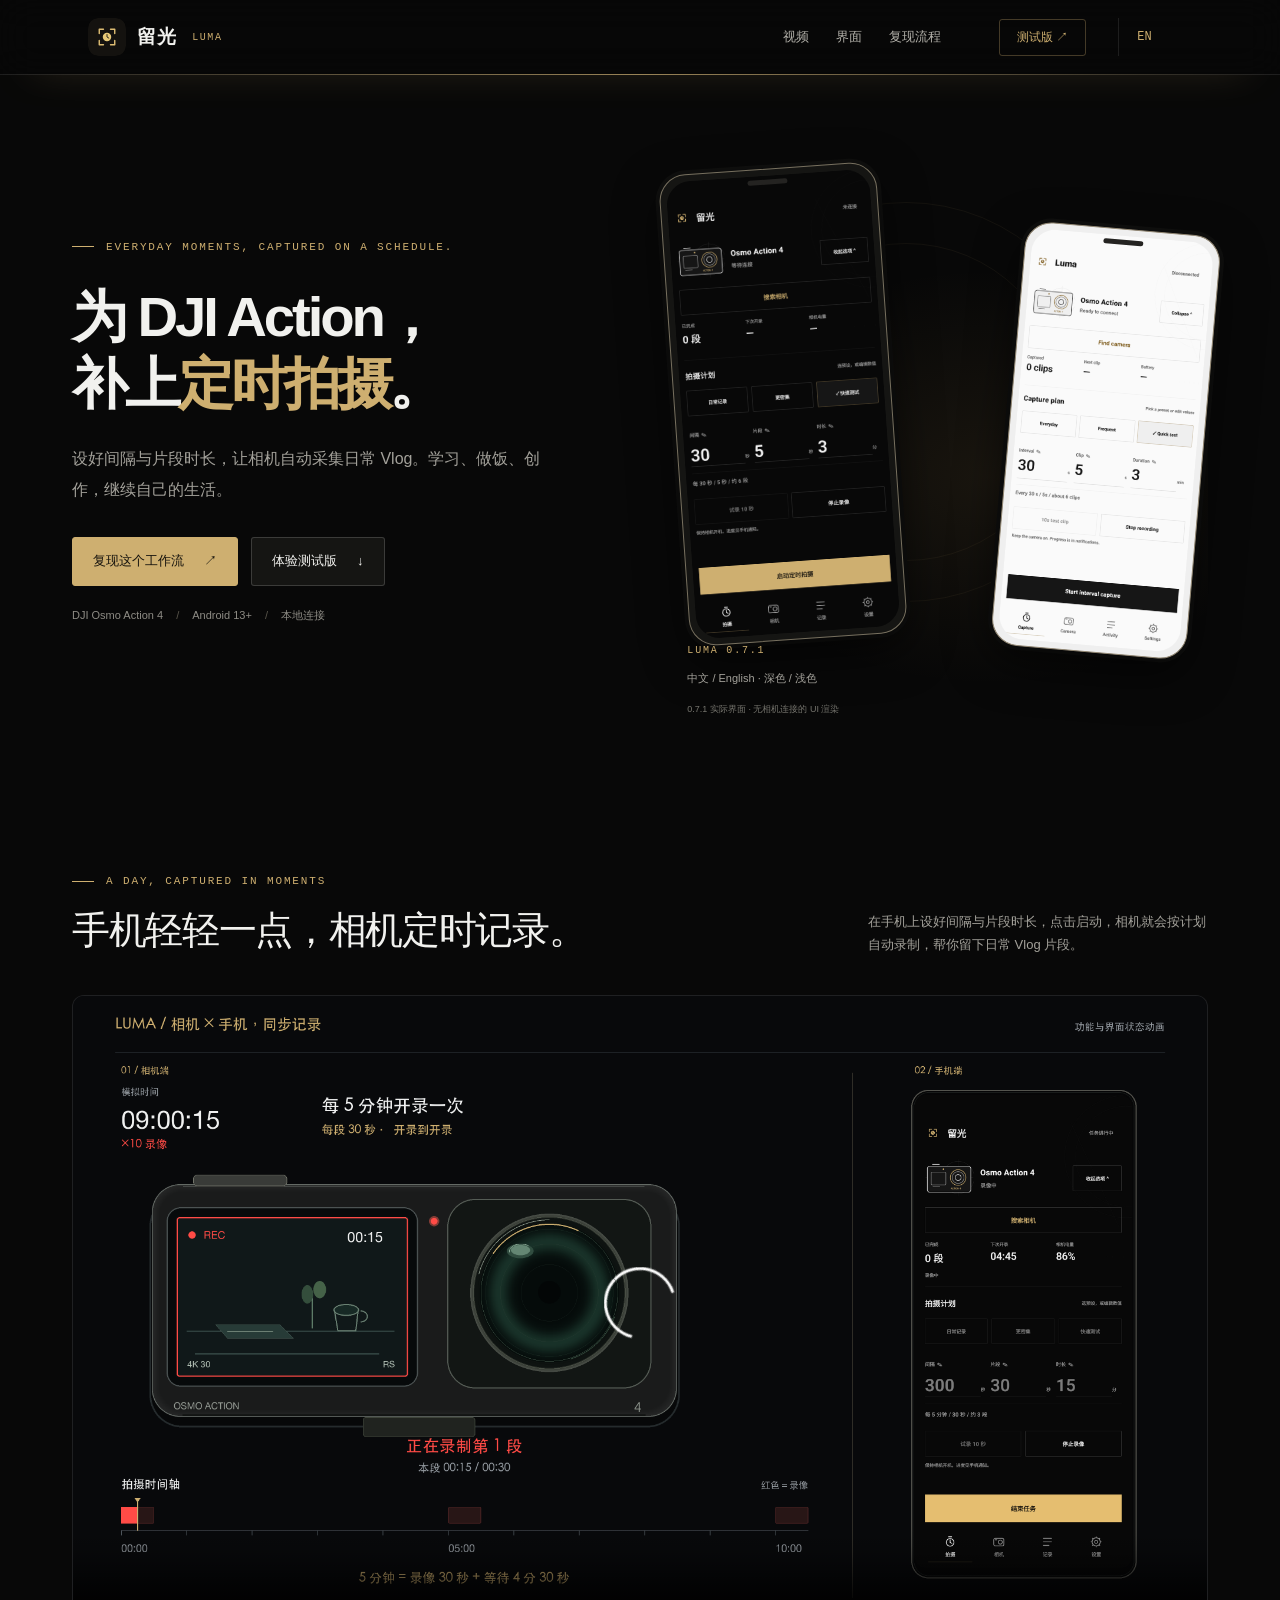
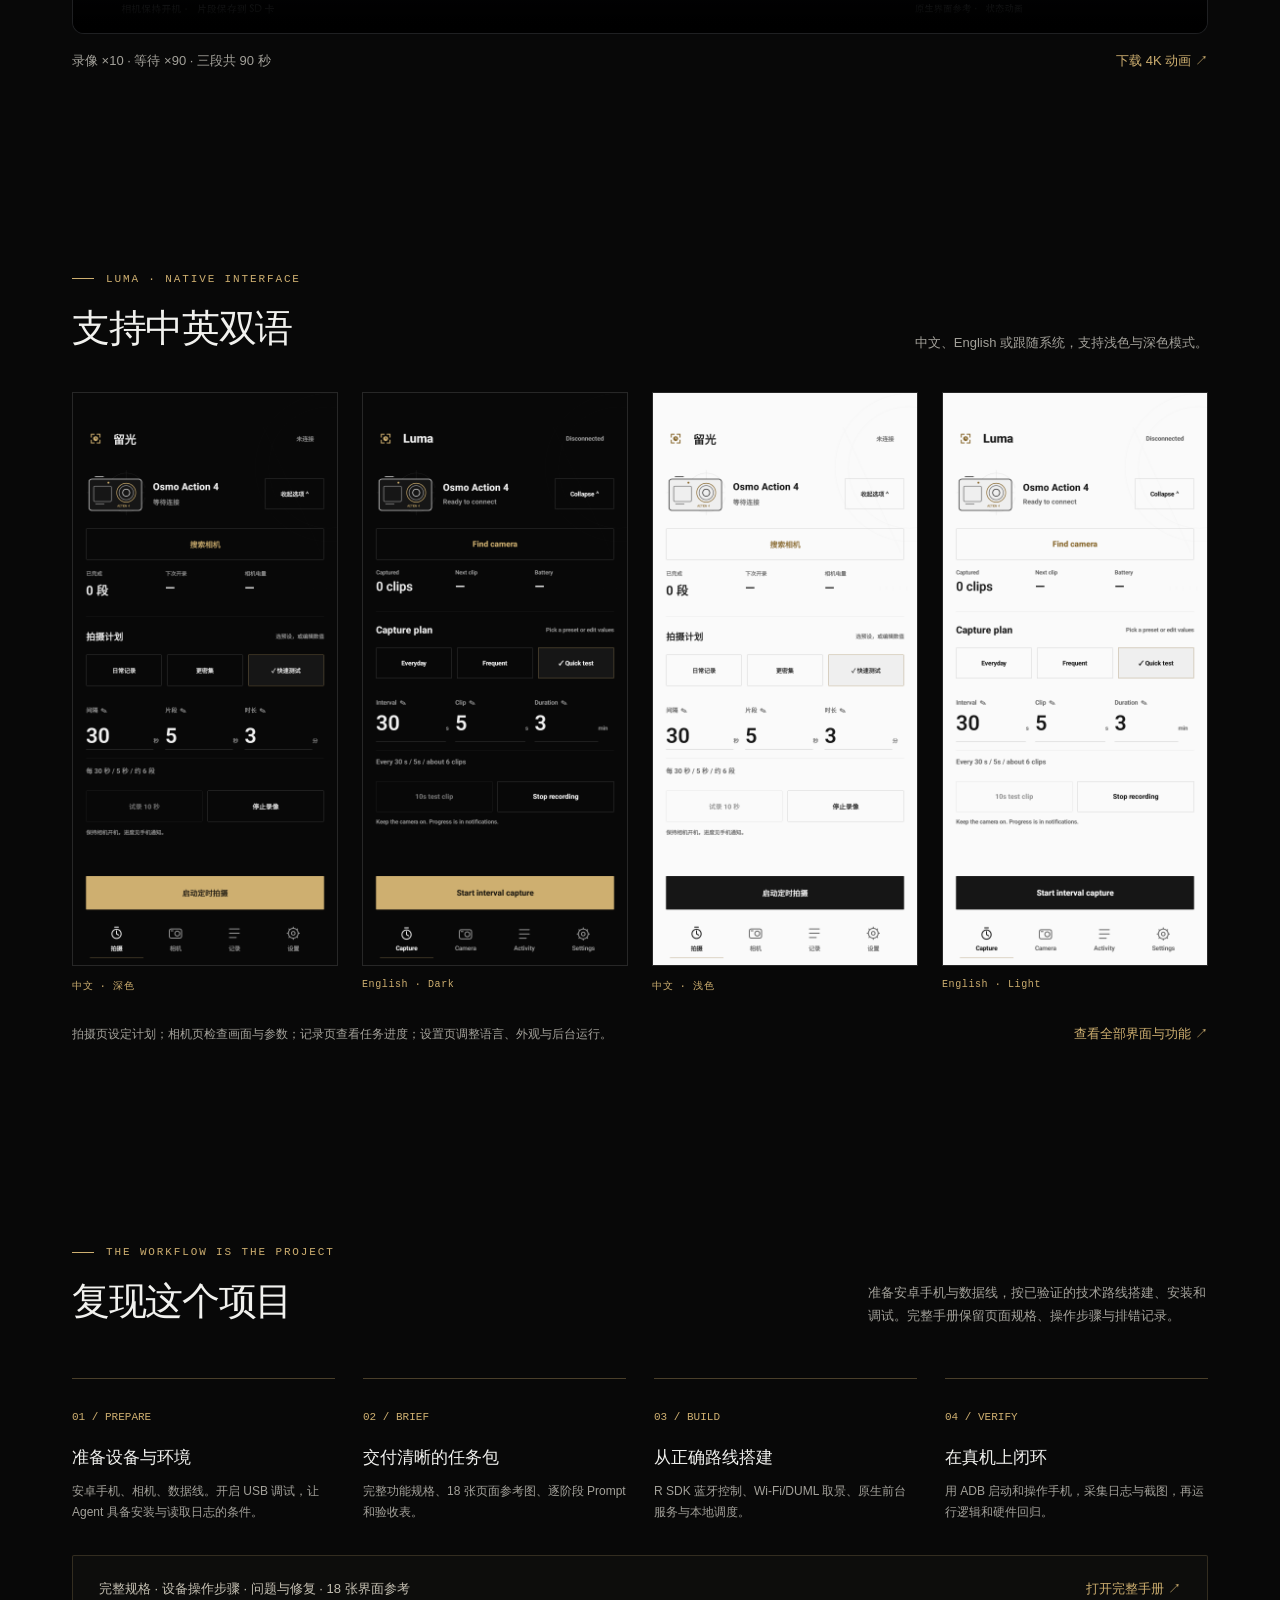
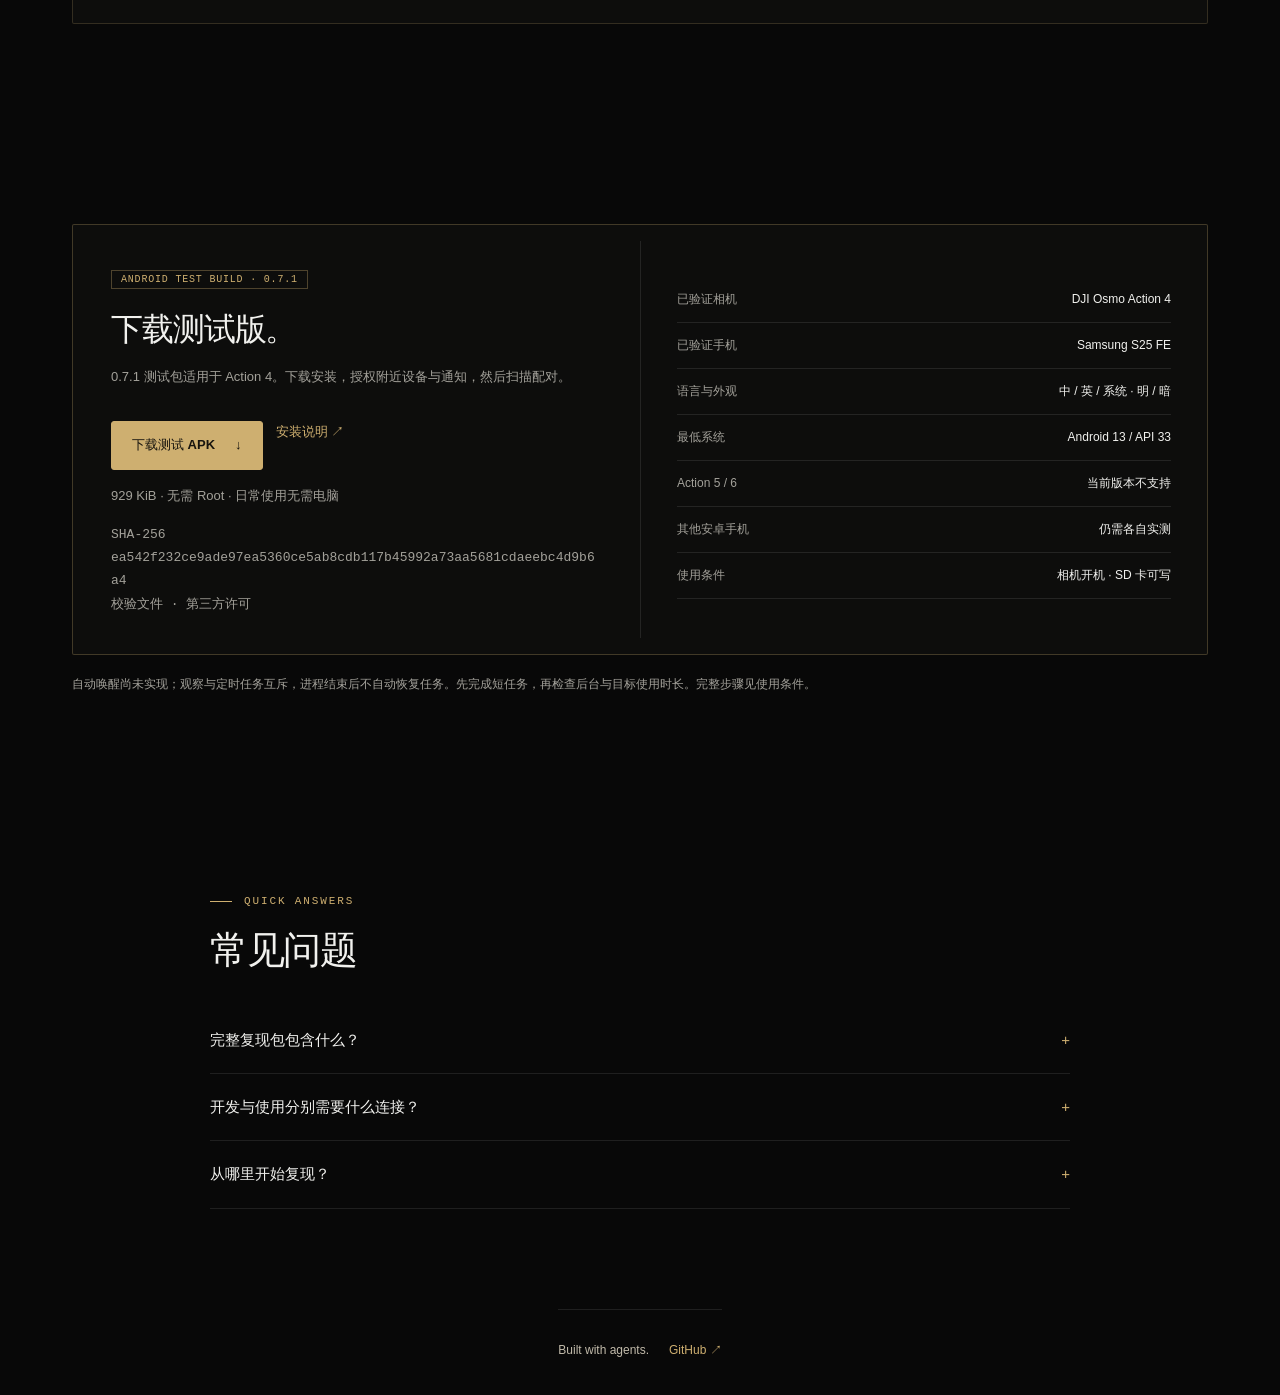
<file: docs/index.html>
<!doctype html>
<html lang="zh-CN" data-gintmr_ui-theme="dark" data-gintmr_ui-effects="off" data-gintmr_ui-grid="off" data-gintmr_ui-cursor="off" data-gintmr_ui-watermark="off"><head><meta charset="utf-8"><meta name="viewport" content="width=device-width, initial-scale=1"><meta name="theme-color" content="#080808"><meta name="description" content="为 DJI Action 添加间隔定时录像，自动采集日常 Vlog 片段。提供安卓测试 APK 与完整 Agent 复现工作流。"><meta http-equiv="Content-Security-Policy" content="default-src 'self'; script-src 'self'; style-src 'self'; img-src 'self'; media-src 'self'; connect-src 'none'; object-src 'none'; base-uri 'none'; form-action 'none'"><meta name="referrer" content="no-referrer"><title>留光 Luma — 为 DJI Action 添加定时拍摄</title><link rel="icon" href="./assets/icon.svg" type="image/svg+xml"><link rel="stylesheet" href="./ui/gintmr-ui.css"><link rel="stylesheet" href="./assets/site.css"><script type="module" src="./assets/site.js"></script></head><body><a class="gintmr_ui-skip-link" href="#main">跳至正文</a><header class="gintmr_ui-header gintmr_ui-header--flat"><div class="gintmr_ui-nav-container"><div class="gintmr_ui-header-shell"><a class="gintmr_ui-brand" href="./index.html" aria-label="留光首页"><img class="gintmr_ui-brand-mark" src="./assets/icon.svg" width="34" height="34" alt=""><span>留光</span><span class="brand-sub">LUMA</span></a><nav class="gintmr_ui-nav" id="main-nav" aria-label="主导航" data-gintmr_ui-open="false"><a href="./index.html#animation">视频</a><a href="./index.html#interface">界面</a><a href="./index.html#workflow">复现流程</a></nav><a class="nav-cta" href="./index.html#download">测试版 ↗</a><a class="language-switch" href="./index-en.html" lang="en" hreflang="en" aria-label="Switch to English">EN</a><div class="gintmr_ui-controls"><button class="gintmr_ui-menu-toggle" type="button" aria-label="展开导航" aria-expanded="false" aria-controls="main-nav"><svg class="gintmr_ui-icon gintmr_ui-icon-menu" viewBox="0 0 24 24" fill="none" stroke="currentColor" stroke-width="1.5" aria-hidden="true"><path d="M4 7h16M4 12h16M4 17h16"/></svg><svg class="gintmr_ui-icon gintmr_ui-icon-close" viewBox="0 0 24 24" fill="none" stroke="currentColor" stroke-width="1.5" aria-hidden="true"><path d="m6 6 12 12M6 18 18 6"/></svg></button></div></div></div></header><main id="main"><div class="wrap"><section class="hero" aria-labelledby="hero-title"><div class="hero-copy"><p class="eyebrow">Everyday moments, captured on a schedule.</p><h1 id="hero-title">为 DJI Action，<br>补上<em>定时拍摄</em>。</h1><p class="intro">设好间隔与片段时长，让相机自动采集日常 Vlog。学习、做饭、创作，继续自己的生活。</p><div class="actions"><a class="btn primary" href="./workflow.html">复现这个工作流 <span aria-hidden="true">↗</span></a><a class="btn" href="#download">体验测试版 <span aria-hidden="true">↓</span></a></div><p class="quiet"><span>DJI Osmo Action 4</span><span>Android 13+</span><span>本地连接</span></p></div><div class="hero-art" aria-label="留光 Luma 0.7.1 的中英文明暗实际界面"><div class="orbit" aria-hidden="true"></div><div class="phone secondary"><img src="./assets/app/0.7.1/en-light-shooting.png" width="1080" height="2340" alt="Luma 0.7.1 英文浅色拍摄界面"></div><div class="phone"><img src="./assets/app/0.7.1/zh-dark-shooting.png" width="1080" height="2340" alt="留光 0.7.1 中文深色拍摄界面"></div><div class="ui-signature"><span>LUMA 0.7.1</span><p>中文 / English · 深色 / 浅色</p></div><p class="art-caption">0.7.1 实际界面 · 无相机连接的 UI 渲染</p></div></section><section class="section animation-section" id="animation" aria-labelledby="animation-title"><div class="section-head"><div><p class="eyebrow">A day, captured in moments</p><h2 id="animation-title">手机轻轻一点，相机定时记录。</h2></div><p>在手机上设好间隔与片段时长，点击启动，相机就会按计划自动录制，帮你留下日常 Vlog 片段。</p></div><figure class="interval-film"><video controls playsinline preload="none" poster="./assets/video/luma-split-zh-poster.png" width="3840" height="2160" aria-label="留光相机与手机同步定时拍摄动画"><source src="./assets/video/luma-split-zh-4k.mp4" type="video/mp4">你的浏览器无法播放此视频，可<a href="./assets/video/luma-split-zh-4k.mp4">下载观看</a>。</video><figcaption><span>录像 ×10 · 等待 ×90 · 三段共 90 秒</span><a href="./assets/video/luma-split-zh-4k.mp4" download>下载 4K 动画 ↗</a></figcaption></figure></section>
<section class="section" id="interface"><div class="section-head"><div><p class="eyebrow">Luma · native interface</p><h2>支持中英双语</h2></div><p>中文、English 或跟随系统，支持浅色与深色模式。</p></div><div class="native-gallery"><figure><a href="./assets/app/0.7.1/zh-dark-shooting.png"><img src="./assets/app/0.7.1/zh-dark-shooting.png" width="1080" height="2340" alt="中文 · 深色 · 留光 Luma 0.7.1 拍摄页" loading="lazy"></a><figcaption>中文 · 深色</figcaption></figure><figure><a href="./assets/app/0.7.1/en-dark-shooting.png"><img src="./assets/app/0.7.1/en-dark-shooting.png" width="1080" height="2340" alt="English · Dark · 留光 Luma 0.7.1 拍摄页" loading="lazy"></a><figcaption>English · Dark</figcaption></figure><figure><a href="./assets/app/0.7.1/zh-light-shooting.png"><img src="./assets/app/0.7.1/zh-light-shooting.png" width="1080" height="2340" alt="中文 · 浅色 · 留光 Luma 0.7.1 拍摄页" loading="lazy"></a><figcaption>中文 · 浅色</figcaption></figure><figure><a href="./assets/app/0.7.1/en-light-shooting.png"><img src="./assets/app/0.7.1/en-light-shooting.png" width="1080" height="2340" alt="English · Light · 留光 Luma 0.7.1 拍摄页" loading="lazy"></a><figcaption>English · Light</figcaption></figure></div><div class="interface-foot"><p>拍摄页设定计划；相机页检查画面与参数；记录页查看任务进度；设置页调整语言、外观与后台运行。</p><a class="text-link" href="./workflow.html#pages">查看全部界面与功能 ↗</a></div></section><section class="section" id="workflow"><div class="section-head"><div><p class="eyebrow">The workflow is the project</p><h2>复现这个项目</h2></div><p>准备安卓手机与数据线，按已验证的技术路线搭建、安装和调试。完整手册保留页面规格、操作步骤与排错记录。</p></div><div class="steps"><article class="step"><span class="number">01 / PREPARE</span><h3>准备设备与环境</h3><p>安卓手机、相机、数据线。开启 USB 调试，让 Agent 具备安装与读取日志的条件。</p></article><article class="step"><span class="number">02 / BRIEF</span><h3>交付清晰的任务包</h3><p>完整功能规格、18 张页面参考图、逐阶段 Prompt 和验收表。</p></article><article class="step"><span class="number">03 / BUILD</span><h3>从正确路线搭建</h3><p>R SDK 蓝牙控制、Wi-Fi/DUML 取景、原生前台服务与本地调度。</p></article><article class="step"><span class="number">04 / VERIFY</span><h3>在真机上闭环</h3><p>用 ADB 启动和操作手机，采集日志与截图，再运行逻辑和硬件回归。</p></article></div><div class="workflow-link"><p>完整规格 · 设备操作步骤 · 问题与修复 · 18 张界面参考</p><a class="text-link" href="./workflow.html">打开完整手册 ↗</a></div></section>
<section class="section" id="download"><div class="download"><div class="download-copy"><span class="version">ANDROID TEST BUILD · 0.7.1</span><h2>下载测试版。</h2><p>0.7.1 测试包适用于 Action 4。下载安装，授权附近设备与通知，然后扫描配对。</p><div class="actions"><a class="btn primary" href="./downloads/luma-0.7.1-test.apk" download>下载测试 APK <span aria-hidden="true">↓</span></a><a class="text-link" href="./workflow.html#first-run">安装说明 ↗</a></div><p>929 KiB · 无需 Root · 日常使用无需电脑</p><p class="hash">SHA-256<br>ea542f232ce9ade97ea5360ce5ab8cdb117b45992a73aa5681cdaeebc4d9b6a4<br><a href="./downloads/SHA256SUMS.txt">校验文件</a> · <a href="./downloads/THIRD_PARTY_LICENSE.txt">第三方许可</a></p></div><dl class="compat"><div><dt>已验证相机</dt><dd>DJI Osmo Action 4</dd></div><div><dt>已验证手机</dt><dd>Samsung S25 FE</dd></div><div><dt>语言与外观</dt><dd>中 / 英 / 系统 · 明 / 暗</dd></div><div><dt>最低系统</dt><dd>Android 13 / API 33</dd></div><div><dt>Action 5 / 6</dt><dd>当前版本不支持</dd></div><div><dt>其他安卓手机</dt><dd>仍需各自实测</dd></div><div><dt>使用条件</dt><dd>相机开机 · SD 卡可写</dd></div></dl></div><p class="route-note">自动唤醒尚未实现；观察与定时任务互斥，进程结束后不自动恢复任务。先完成短任务，再检查后台与目标使用时长。完整步骤见<a href="./workflow.html#first-run">使用条件</a>。</p></section>
<section class="section faq" id="faq"><p class="eyebrow">Quick answers</p><h2>常见问题</h2><details><summary>完整复现包包含什么？</summary><p>逐页功能与状态、技术栈、蓝牙和 Wi-Fi 链路、定时状态机、ADB 操作步骤、阶段 Prompt、19 项排错案例、验收表，以及 18 张明暗主题界面结构图。</p></details><details><summary>开发与使用分别需要什么连接？</summary><p>开发时，电脑通过 USB 调试安卓手机。日常使用时，手机通过蓝牙控制相机，通过 Wi-Fi 读取实时画面和相册。</p></details><details><summary>从哪里开始复现？</summary><p>下载完整复现包，填写手机、相机与电脑信息，把完整简报和参考图交给 Agent。按「环境与 UI → 蓝牙与单次拍摄 → 调度 → Wi-Fi 辅助功能 → 外观与回归」完成。</p></details></section></div></main><div class="wrap"><footer class="project-footer"><span>Built with agents.</span><a class="project-repo" data-project-repository="https://github.com/gintmr/DJI-Luma" href="https://github.com/gintmr/DJI-Luma" aria-label="项目 GitHub 仓库">GitHub ↗</a></footer></div></body></html>
</file>
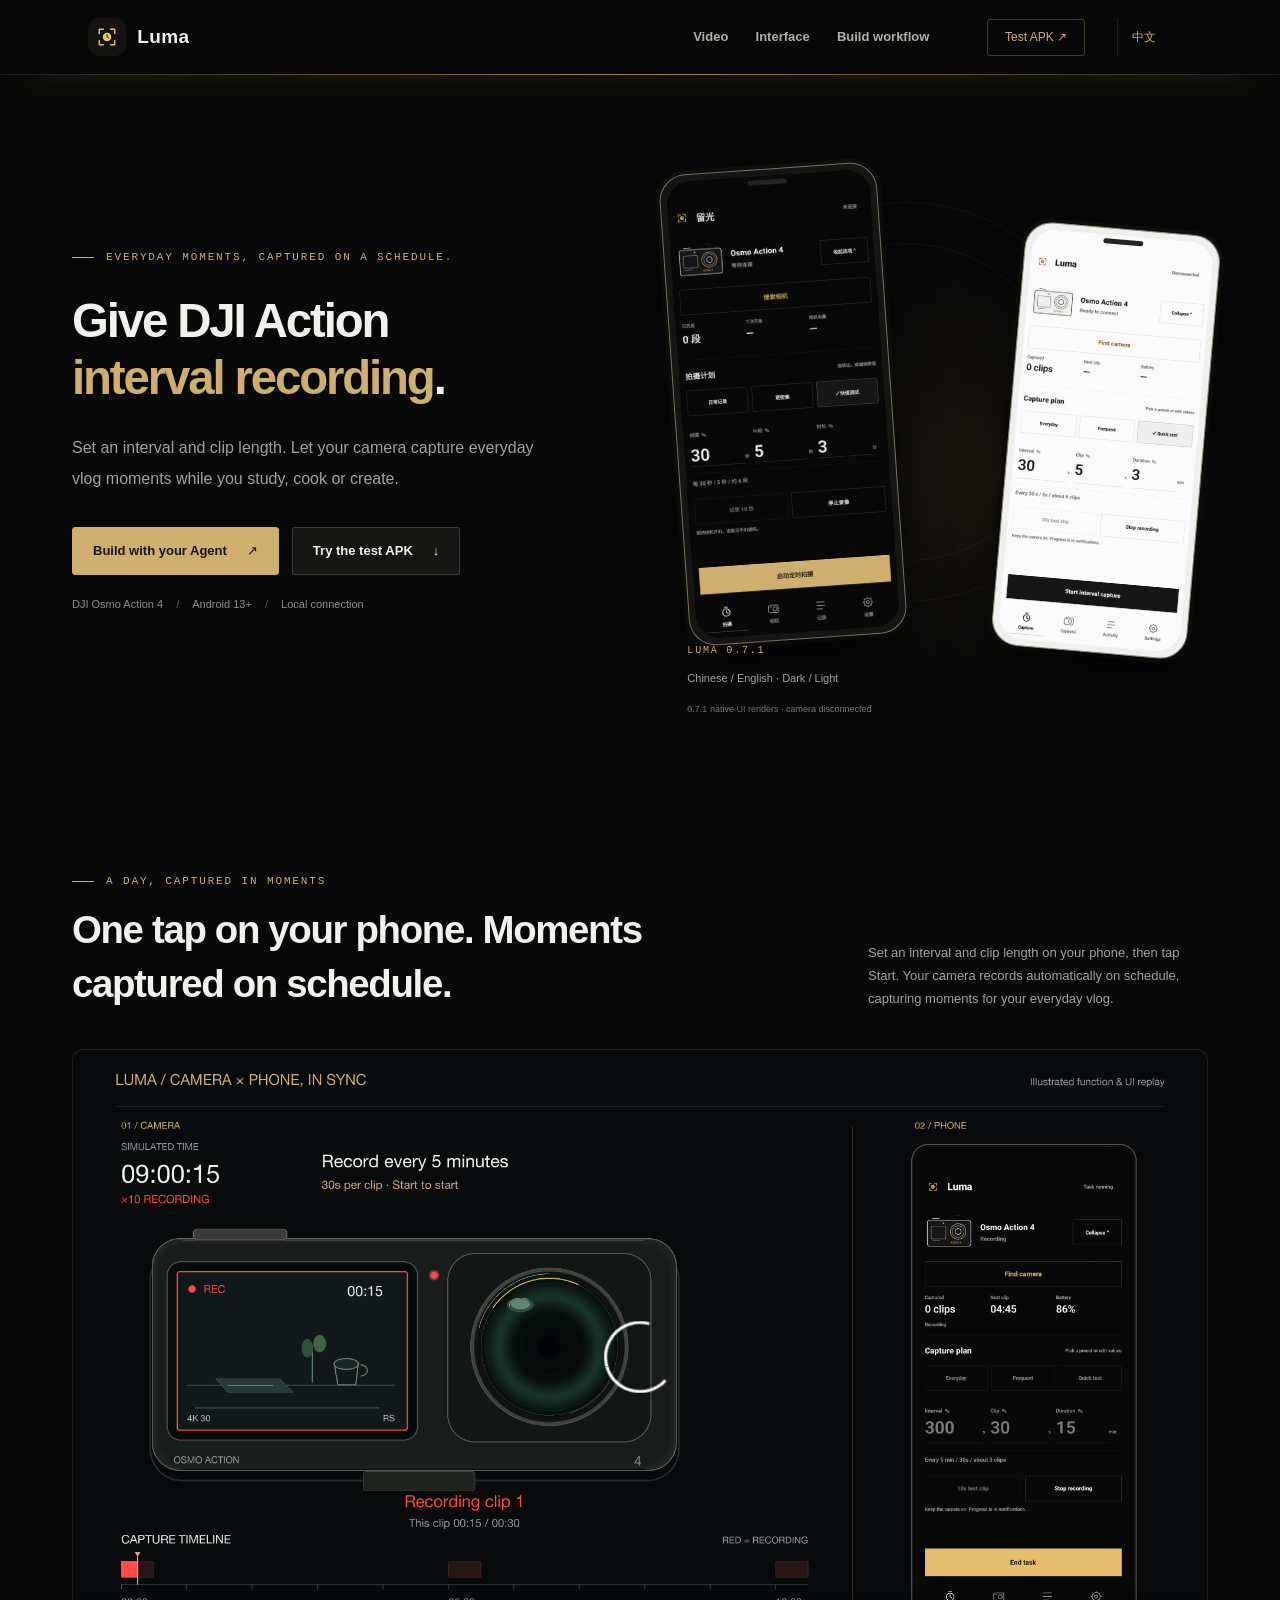
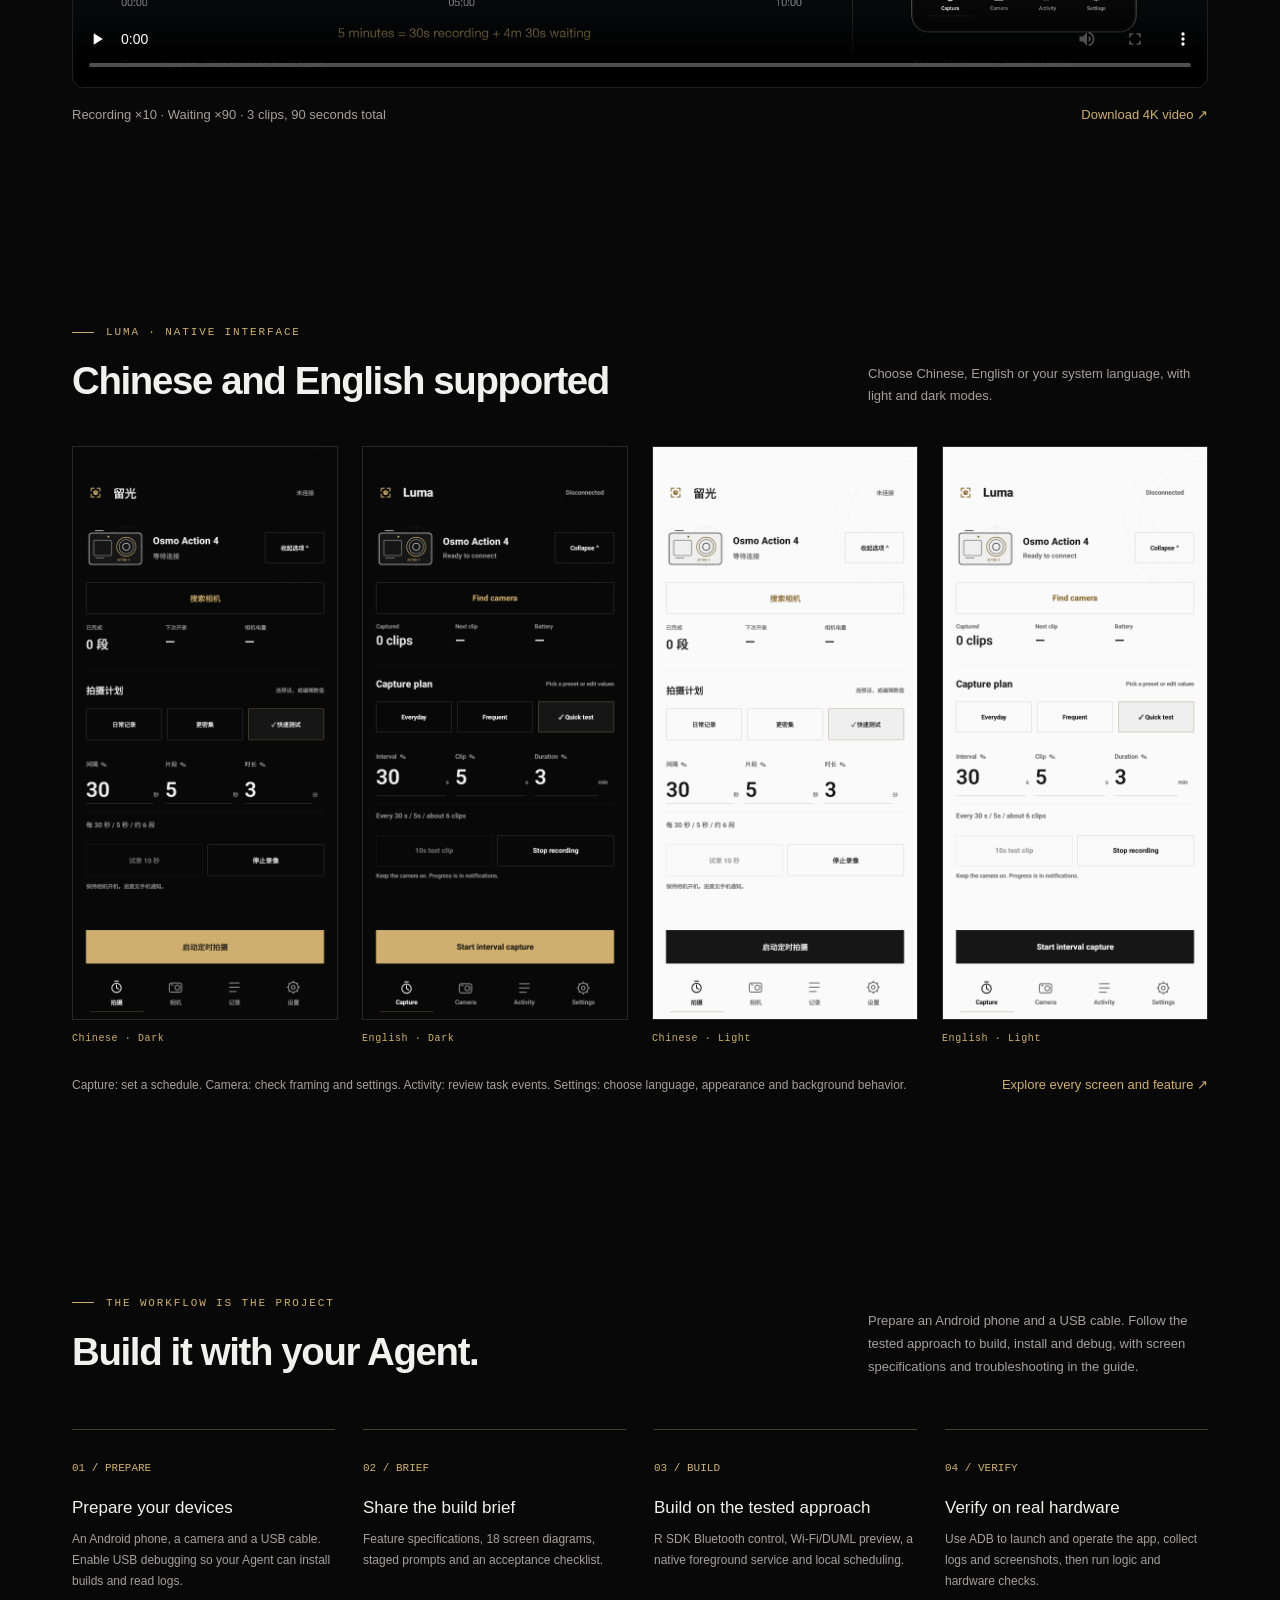
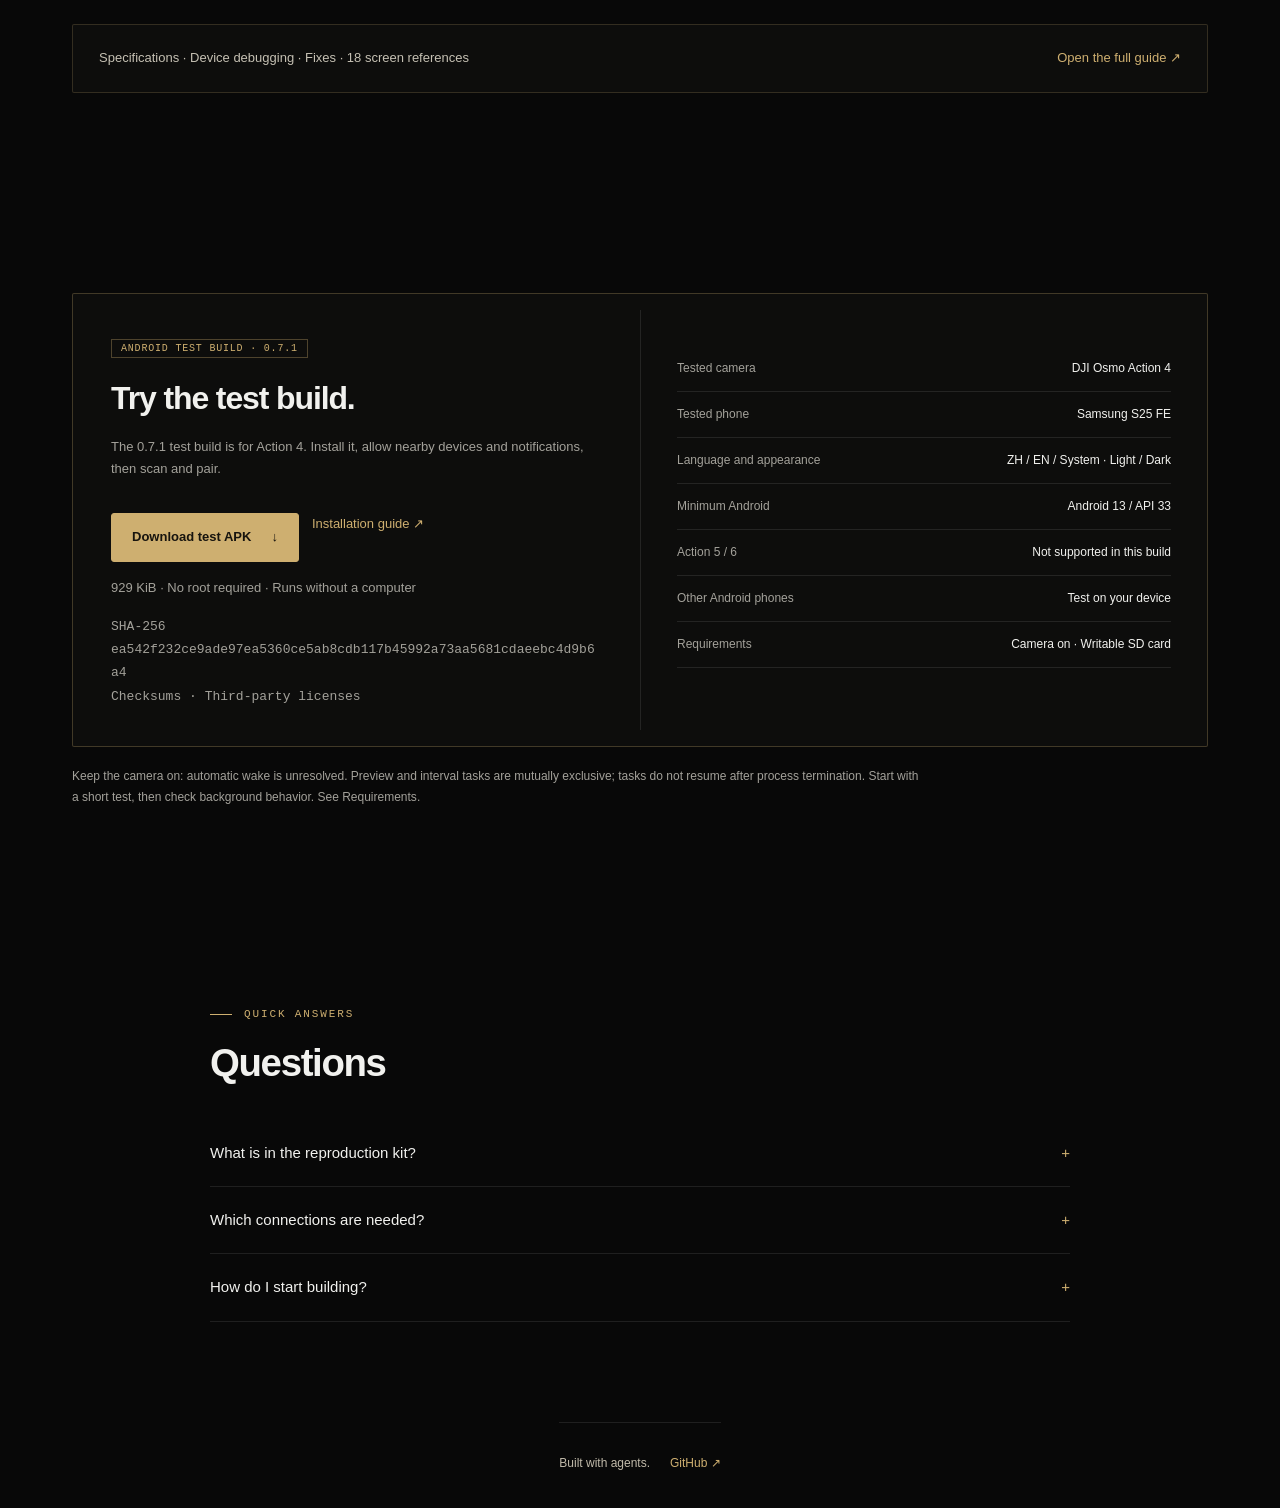
<file: docs/index-en.html>
<!doctype html>
<html lang="en" data-gintmr_ui-theme="dark" data-gintmr_ui-effects="off" data-gintmr_ui-grid="off" data-gintmr_ui-cursor="off" data-gintmr_ui-watermark="off"><head><meta charset="utf-8"><meta name="viewport" content="width=device-width, initial-scale=1"><meta name="theme-color" content="#080808"><meta name="description" content="Add interval recording to DJI Action and capture everyday vlog moments. Android test APK and an Agent reproduction workflow."><meta http-equiv="Content-Security-Policy" content="default-src 'self'; script-src 'self'; style-src 'self'; img-src 'self'; media-src 'self'; connect-src 'none'; object-src 'none'; base-uri 'none'; form-action 'none'"><meta name="referrer" content="no-referrer"><title>Luma — Interval recording for DJI Action</title><link rel="icon" href="./assets/icon.svg" type="image/svg+xml"><link rel="stylesheet" href="./ui/gintmr-ui.css"><link rel="stylesheet" href="./assets/site.css"><script type="module" src="./assets/site.js"></script></head><body><a class="gintmr_ui-skip-link" href="#main">Skip to content</a><header class="gintmr_ui-header gintmr_ui-header--flat"><div class="gintmr_ui-nav-container"><div class="gintmr_ui-header-shell"><a class="gintmr_ui-brand" href="./index-en.html" aria-label="Luma home"><img class="gintmr_ui-brand-mark" src="./assets/icon.svg" width="34" height="34" alt=""><span>Luma</span></a><nav class="gintmr_ui-nav" id="main-nav" aria-label="Main navigation" data-gintmr_ui-open="false"><a href="./index-en.html#animation">Video</a><a href="./index-en.html#interface">Interface</a><a href="./index-en.html#workflow">Build workflow</a></nav><a class="nav-cta" href="./index-en.html#download">Test APK ↗</a><a class="language-switch" href="./index.html" lang="zh-CN" hreflang="zh-CN" aria-label="切换到中文">中文</a><div class="gintmr_ui-controls"><button class="gintmr_ui-menu-toggle" type="button" aria-label="Open navigation" aria-expanded="false" aria-controls="main-nav"><svg class="gintmr_ui-icon gintmr_ui-icon-menu" viewBox="0 0 24 24" fill="none" stroke="currentColor" stroke-width="1.5" aria-hidden="true"><path d="M4 7h16M4 12h16M4 17h16"/></svg><svg class="gintmr_ui-icon gintmr_ui-icon-close" viewBox="0 0 24 24" fill="none" stroke="currentColor" stroke-width="1.5" aria-hidden="true"><path d="m6 6 12 12M6 18 18 6"/></svg></button></div></div></div></header><main id="main"><div class="wrap"><section class="hero" aria-labelledby="hero-title"><div class="hero-copy"><p class="eyebrow">Everyday moments, captured on a schedule.</p><h1 id="hero-title">Give DJI Action<br><em>interval recording</em>.</h1><p class="intro">Set an interval and clip length. Let your camera capture everyday vlog moments while you study, cook or create.</p><div class="actions"><a class="btn primary" href="./workflow-en.html">Build with your Agent <span aria-hidden="true">↗</span></a><a class="btn" href="#download">Try the test APK <span aria-hidden="true">↓</span></a></div><p class="quiet"><span>DJI Osmo Action 4</span><span>Android 13+</span><span>Local connection</span></p></div><div class="hero-art" aria-label="Luma 0.7.1 in Chinese and English, light and dark modes"><div class="orbit" aria-hidden="true"></div><div class="phone secondary"><img src="./assets/app/0.7.1/en-light-shooting.png" width="1080" height="2340" alt="Luma 0.7.1 English light capture screen"></div><div class="phone"><img src="./assets/app/0.7.1/zh-dark-shooting.png" width="1080" height="2340" alt="Luma 0.7.1 Chinese dark capture screen"></div><div class="ui-signature"><span>LUMA 0.7.1</span><p>Chinese / English · Dark / Light</p></div><p class="art-caption">0.7.1 native UI renders · camera disconnected</p></div></section><section class="section animation-section" id="animation" aria-labelledby="animation-title"><div class="section-head"><div><p class="eyebrow">A day, captured in moments</p><h2 id="animation-title">One tap on your phone. Moments captured on schedule.</h2></div><p>Set an interval and clip length on your phone, then tap Start. Your camera records automatically on schedule, capturing moments for your everyday vlog.</p></div><figure class="interval-film"><video controls playsinline preload="none" poster="./assets/video/luma-split-en-poster.png" width="3840" height="2160" aria-label="Luma synchronized camera and phone interval recording animation"><source src="./assets/video/luma-split-en-4k.mp4" type="video/mp4">Your browser cannot play this video. <a href="./assets/video/luma-split-en-4k.mp4">Download the video</a>。</video><figcaption><span>Recording ×10 · Waiting ×90 · 3 clips, 90 seconds total</span><a href="./assets/video/luma-split-en-4k.mp4" download>Download 4K video ↗</a></figcaption></figure></section>
<section class="section" id="interface"><div class="section-head"><div><p class="eyebrow">Luma · native interface</p><h2>Chinese and English supported</h2></div><p>Choose Chinese, English or your system language, with light and dark modes.</p></div><div class="native-gallery"><figure><a href="./assets/app/0.7.1/zh-dark-shooting.png"><img src="./assets/app/0.7.1/zh-dark-shooting.png" width="1080" height="2340" alt="Chinese · Dark · Luma 0.7.1 capture screen" loading="lazy"></a><figcaption>Chinese · Dark</figcaption></figure><figure><a href="./assets/app/0.7.1/en-dark-shooting.png"><img src="./assets/app/0.7.1/en-dark-shooting.png" width="1080" height="2340" alt="English · Dark · Luma 0.7.1 capture screen" loading="lazy"></a><figcaption>English · Dark</figcaption></figure><figure><a href="./assets/app/0.7.1/zh-light-shooting.png"><img src="./assets/app/0.7.1/zh-light-shooting.png" width="1080" height="2340" alt="Chinese · Light · Luma 0.7.1 capture screen" loading="lazy"></a><figcaption>Chinese · Light</figcaption></figure><figure><a href="./assets/app/0.7.1/en-light-shooting.png"><img src="./assets/app/0.7.1/en-light-shooting.png" width="1080" height="2340" alt="English · Light · Luma 0.7.1 capture screen" loading="lazy"></a><figcaption>English · Light</figcaption></figure></div><div class="interface-foot"><p>Capture: set a schedule. Camera: check framing and settings. Activity: review task events. Settings: choose language, appearance and background behavior.</p><a class="text-link" href="./workflow-en.html#pages">Explore every screen and feature ↗</a></div></section><section class="section" id="workflow"><div class="section-head"><div><p class="eyebrow">The workflow is the project</p><h2>Build it with your Agent.</h2></div><p>Prepare an Android phone and a USB cable. Follow the tested approach to build, install and debug, with screen specifications and troubleshooting in the guide.</p></div><div class="steps"><article class="step"><span class="number">01 / PREPARE</span><h3>Prepare your devices</h3><p>An Android phone, a camera and a USB cable. Enable USB debugging so your Agent can install builds and read logs.</p></article><article class="step"><span class="number">02 / BRIEF</span><h3>Share the build brief</h3><p>Feature specifications, 18 screen diagrams, staged prompts and an acceptance checklist.</p></article><article class="step"><span class="number">03 / BUILD</span><h3>Build on the tested approach</h3><p>R SDK Bluetooth control, Wi-Fi/DUML preview, a native foreground service and local scheduling.</p></article><article class="step"><span class="number">04 / VERIFY</span><h3>Verify on real hardware</h3><p>Use ADB to launch and operate the app, collect logs and screenshots, then run logic and hardware checks.</p></article></div><div class="workflow-link"><p>Specifications · Device debugging · Fixes · 18 screen references</p><a class="text-link" href="./workflow-en.html">Open the full guide ↗</a></div></section>
<section class="section" id="download"><div class="download"><div class="download-copy"><span class="version">ANDROID TEST BUILD · 0.7.1</span><h2>Try the test build.</h2><p>The 0.7.1 test build is for Action 4. Install it, allow nearby devices and notifications, then scan and pair.</p><div class="actions"><a class="btn primary" href="./downloads/luma-0.7.1-test.apk" download>Download test APK <span aria-hidden="true">↓</span></a><a class="text-link" href="./workflow-en.html#first-run">Installation guide ↗</a></div><p>929 KiB · No root required · Runs without a computer</p><p class="hash">SHA-256<br>ea542f232ce9ade97ea5360ce5ab8cdb117b45992a73aa5681cdaeebc4d9b6a4<br><a href="./downloads/SHA256SUMS.txt">Checksums</a> · <a href="./downloads/THIRD_PARTY_LICENSE.txt">Third-party licenses</a></p></div><dl class="compat"><div><dt>Tested camera</dt><dd>DJI Osmo Action 4</dd></div><div><dt>Tested phone</dt><dd>Samsung S25 FE</dd></div><div><dt>Language and appearance</dt><dd>ZH / EN / System · Light / Dark</dd></div><div><dt>Minimum Android</dt><dd>Android 13 / API 33</dd></div><div><dt>Action 5 / 6</dt><dd>Not supported in this build</dd></div><div><dt>Other Android phones</dt><dd>Test on your device</dd></div><div><dt>Requirements</dt><dd>Camera on · Writable SD card</dd></div></dl></div><p class="route-note">Keep the camera on: automatic wake is unresolved. Preview and interval tasks are mutually exclusive; tasks do not resume after process termination. Start with a short test, then check background behavior. See <a href="./workflow-en.html#first-run">Requirements</a>.</p></section>
<section class="section faq" id="faq"><p class="eyebrow">Quick answers</p><h2>Questions</h2><details><summary>What is in the reproduction kit?</summary><p>Screen behavior and states, the technical stack, Bluetooth and Wi-Fi flows, the scheduler, ADB steps, staged prompts, 19 troubleshooting cases, an acceptance checklist and 18 light/dark screen diagrams.</p></details><details><summary>Which connections are needed?</summary><p>During development, a computer debugs the Android phone over USB. In daily use, the phone controls the camera over Bluetooth and uses Wi-Fi for live view and the camera album.</p></details><details><summary>How do I start building?</summary><p>Download the kit, add your phone, camera and computer details, then give the brief and references to your Agent. Work through setup and UI, Bluetooth capture, scheduling, Wi-Fi features, then polish and regression checks.</p></details></section></div></main><div class="wrap"><footer class="project-footer"><span>Built with agents.</span><a class="project-repo" data-project-repository="https://github.com/gintmr/DJI-Luma" href="https://github.com/gintmr/DJI-Luma" aria-label="Project GitHub repository">GitHub ↗</a></footer></div></body></html>
</file>
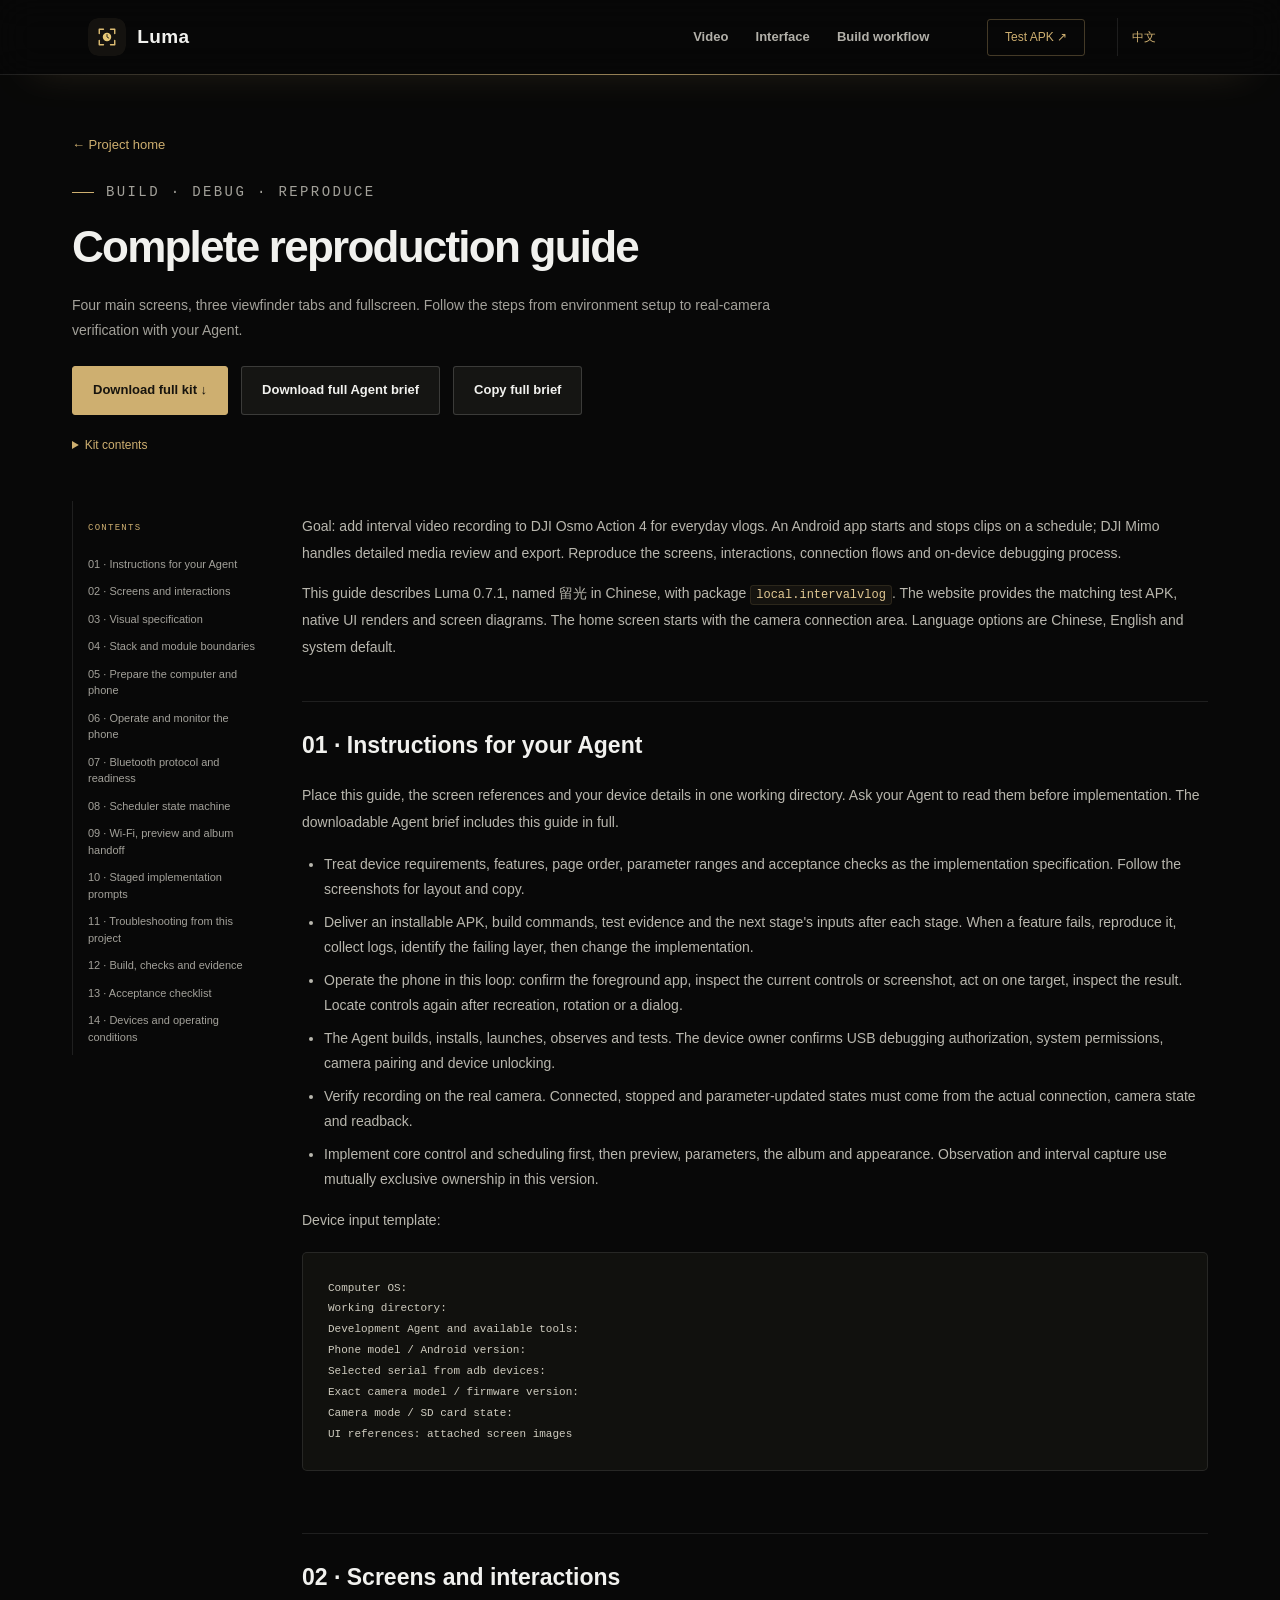
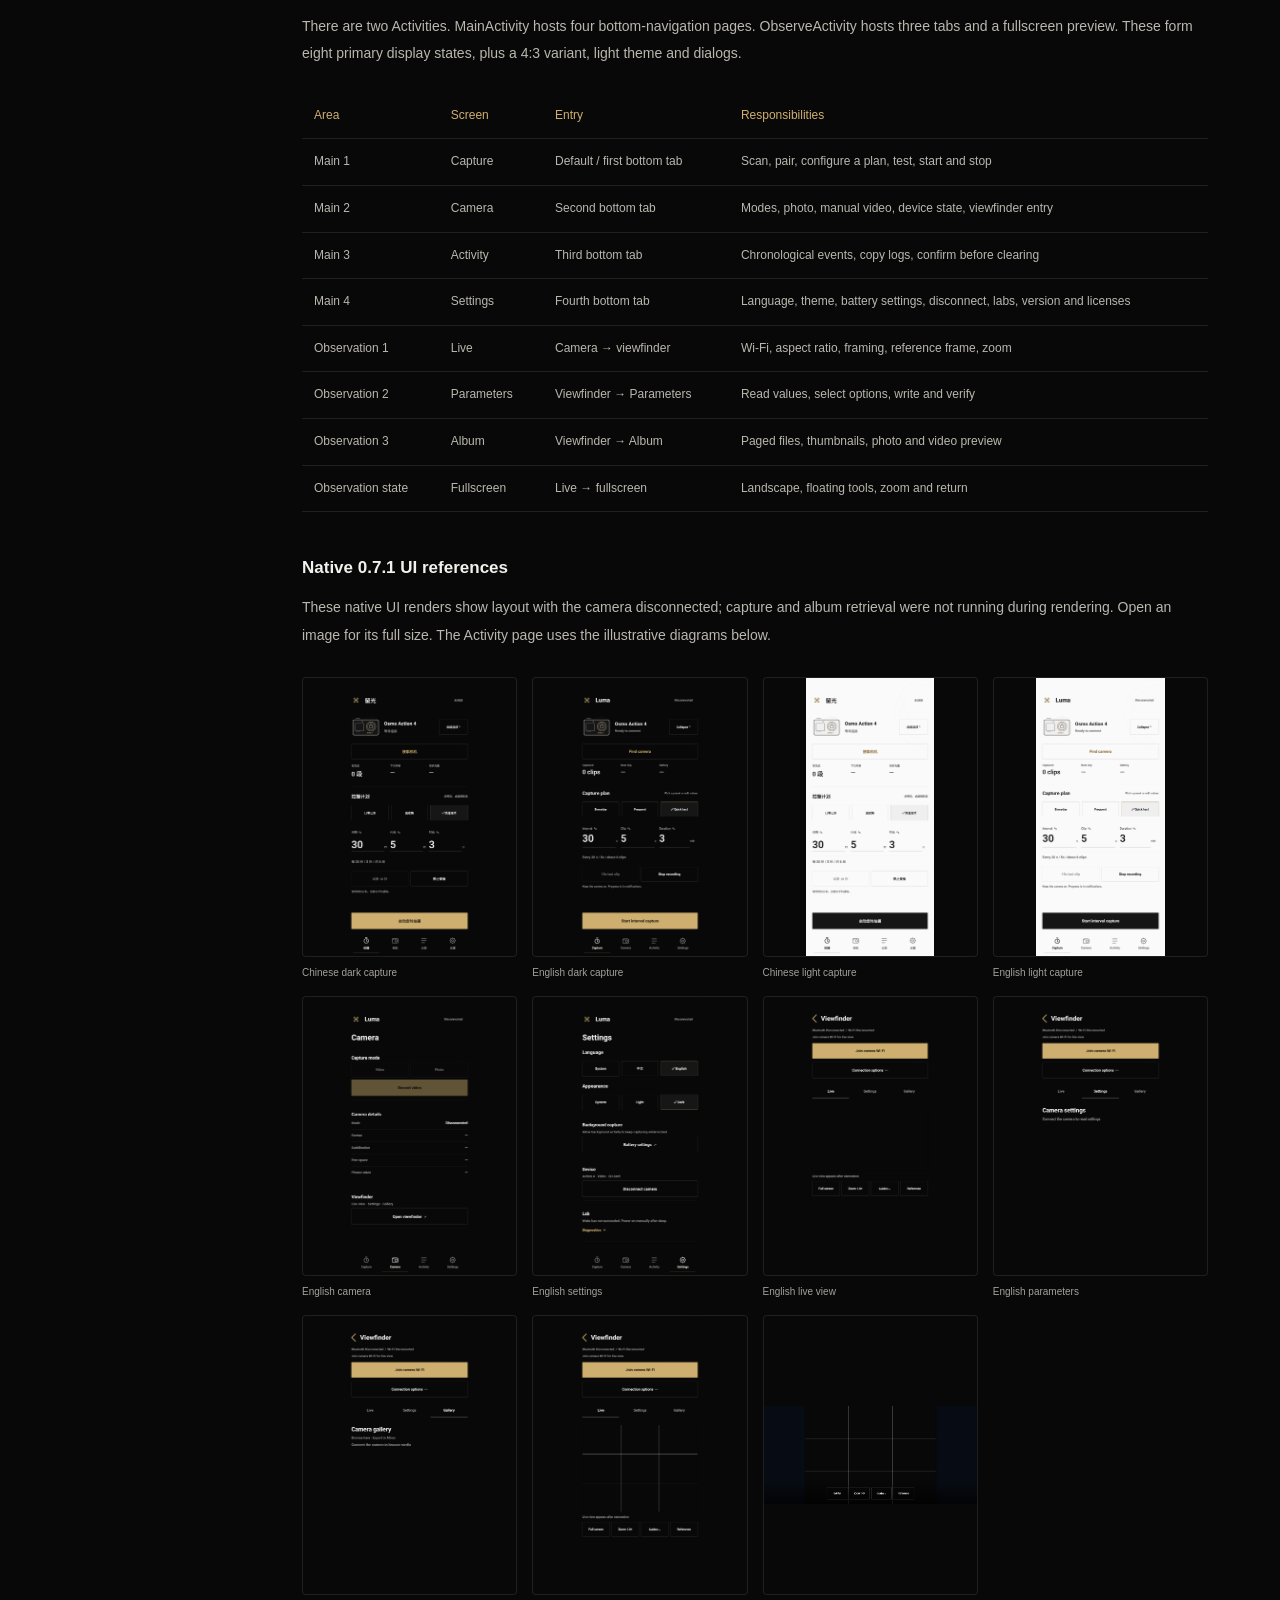
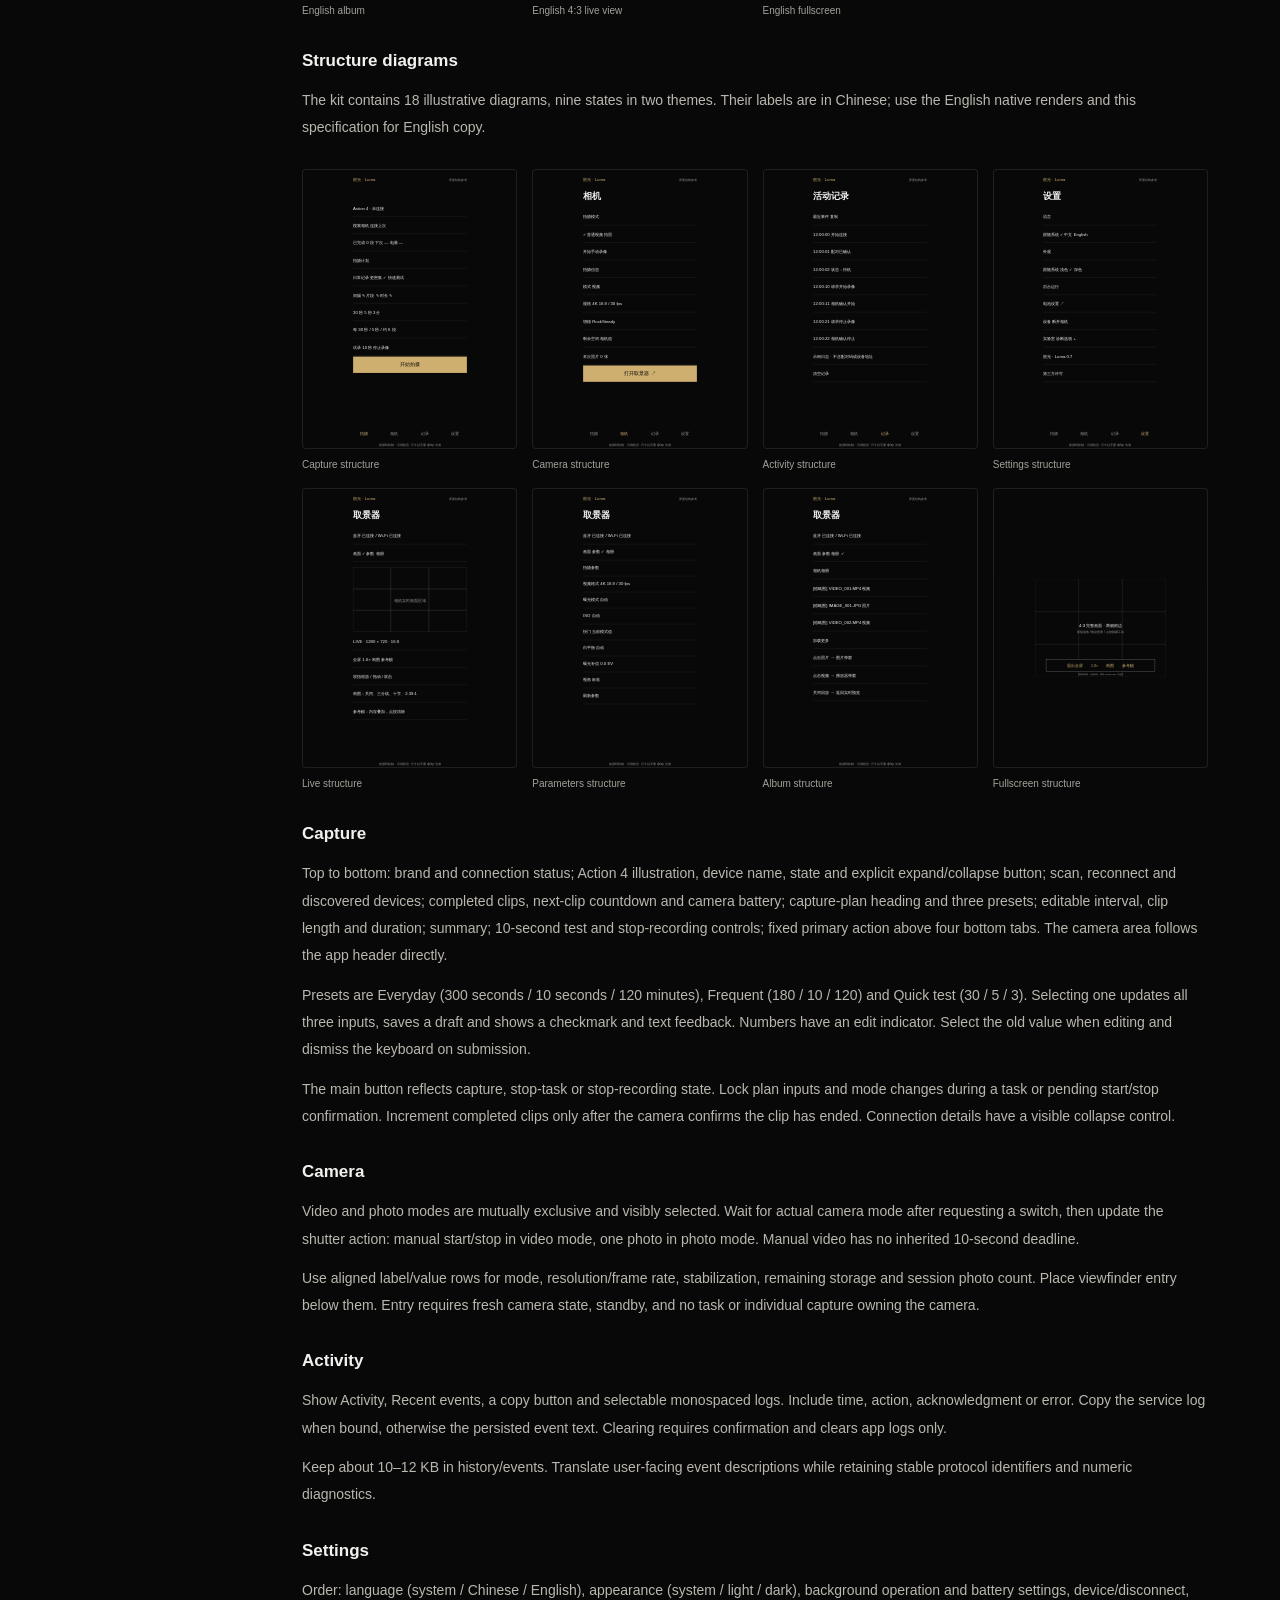
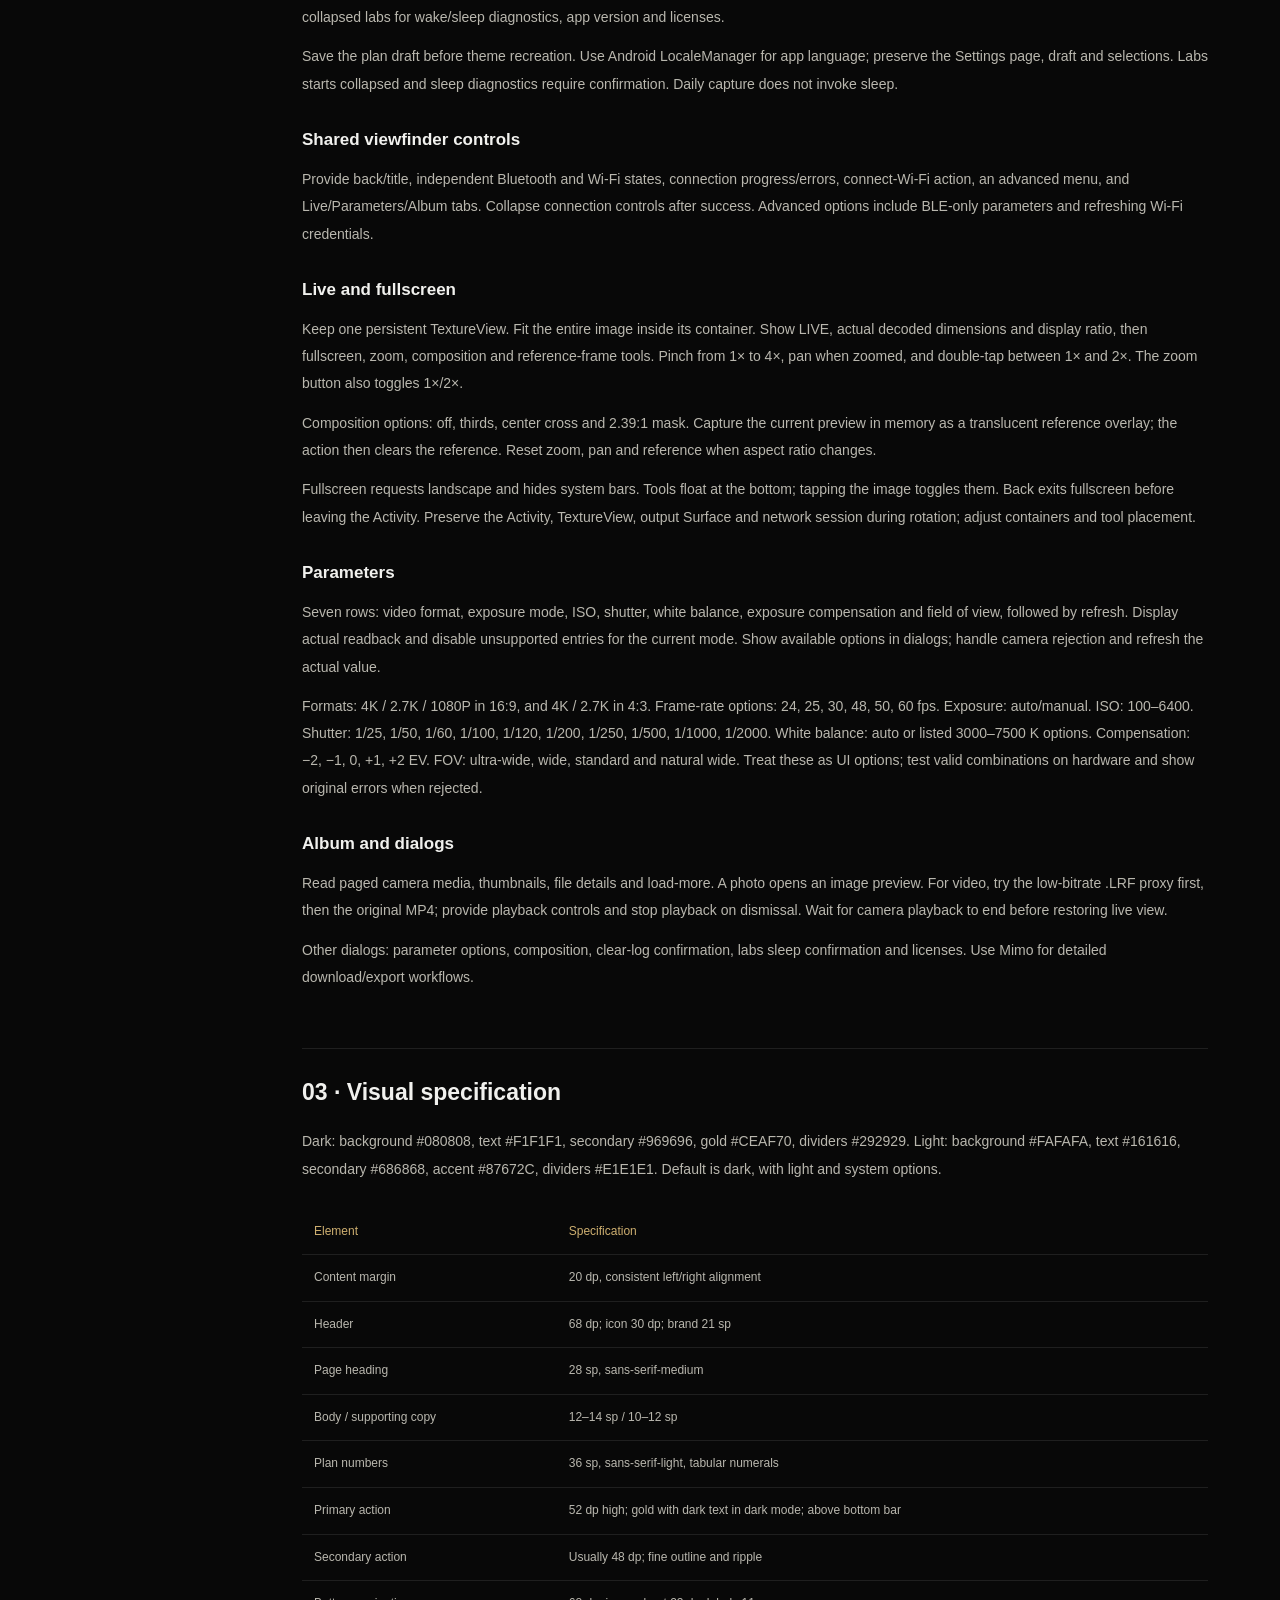
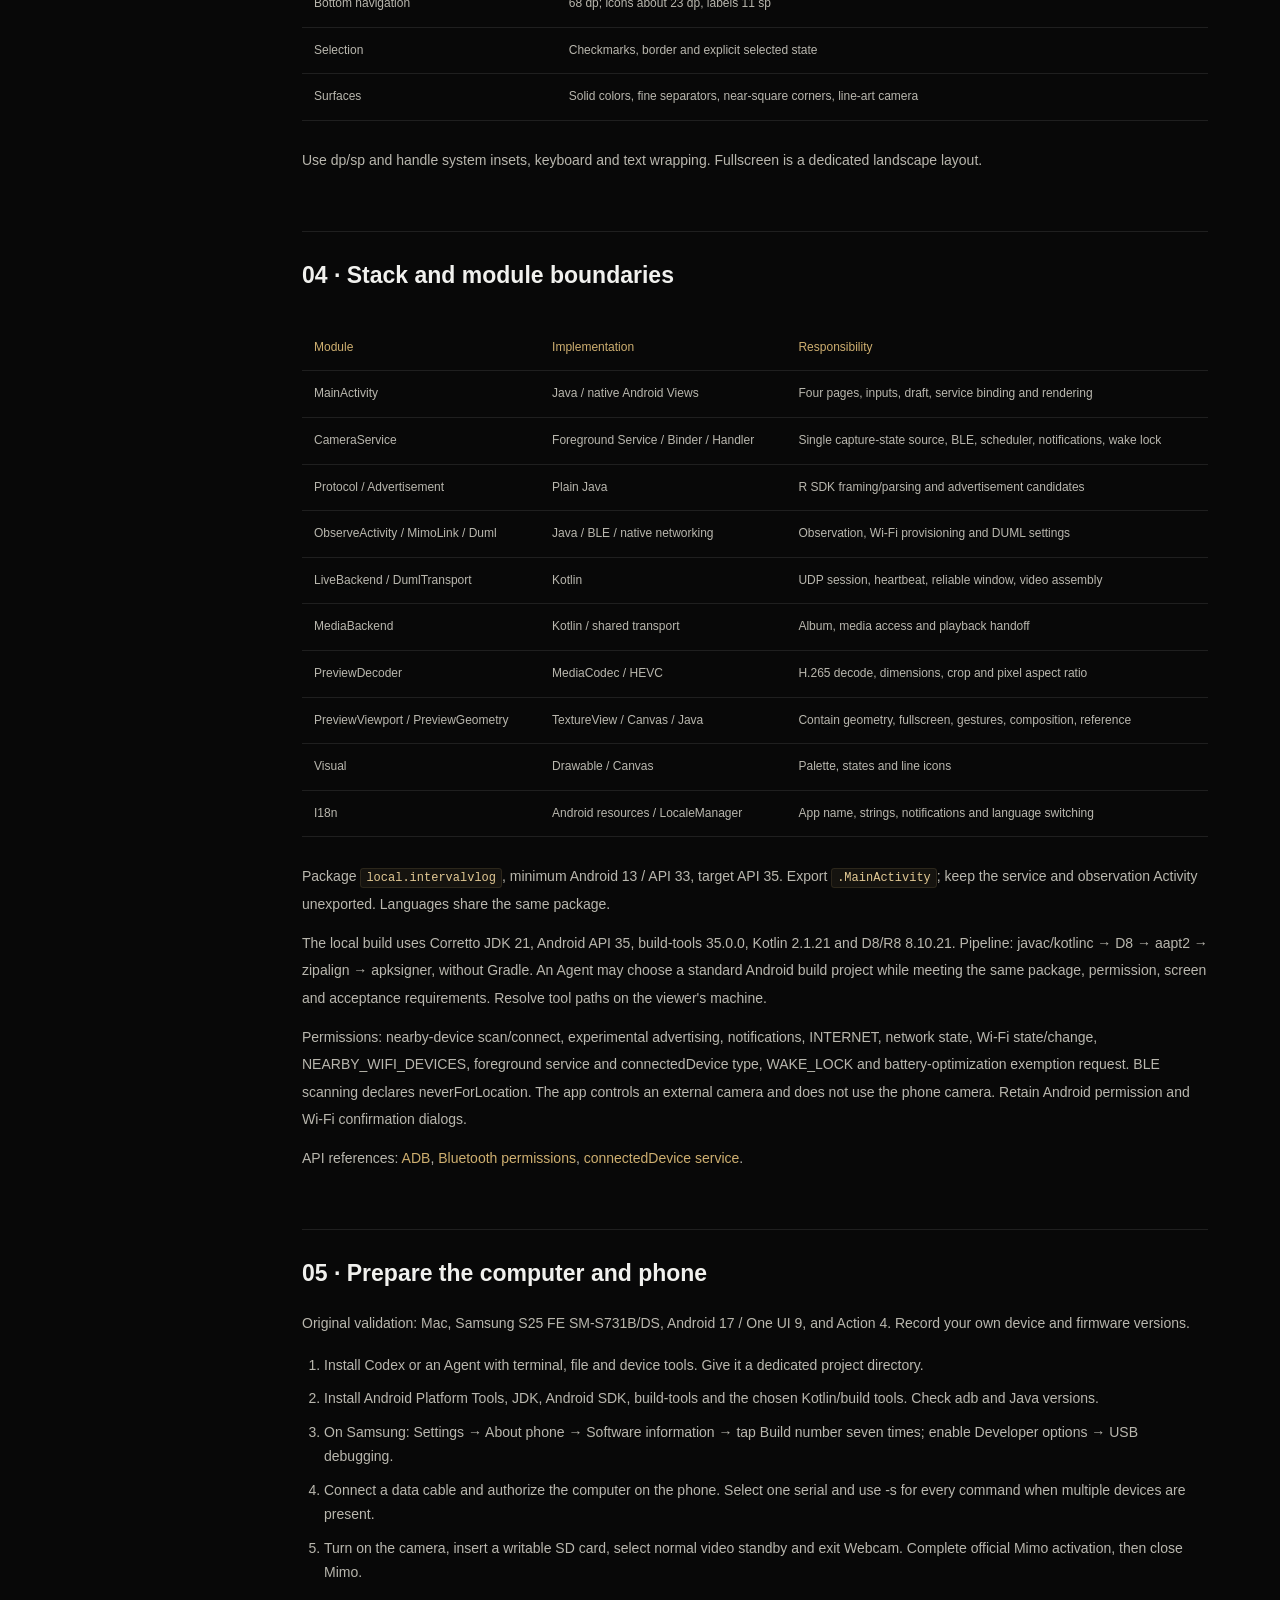
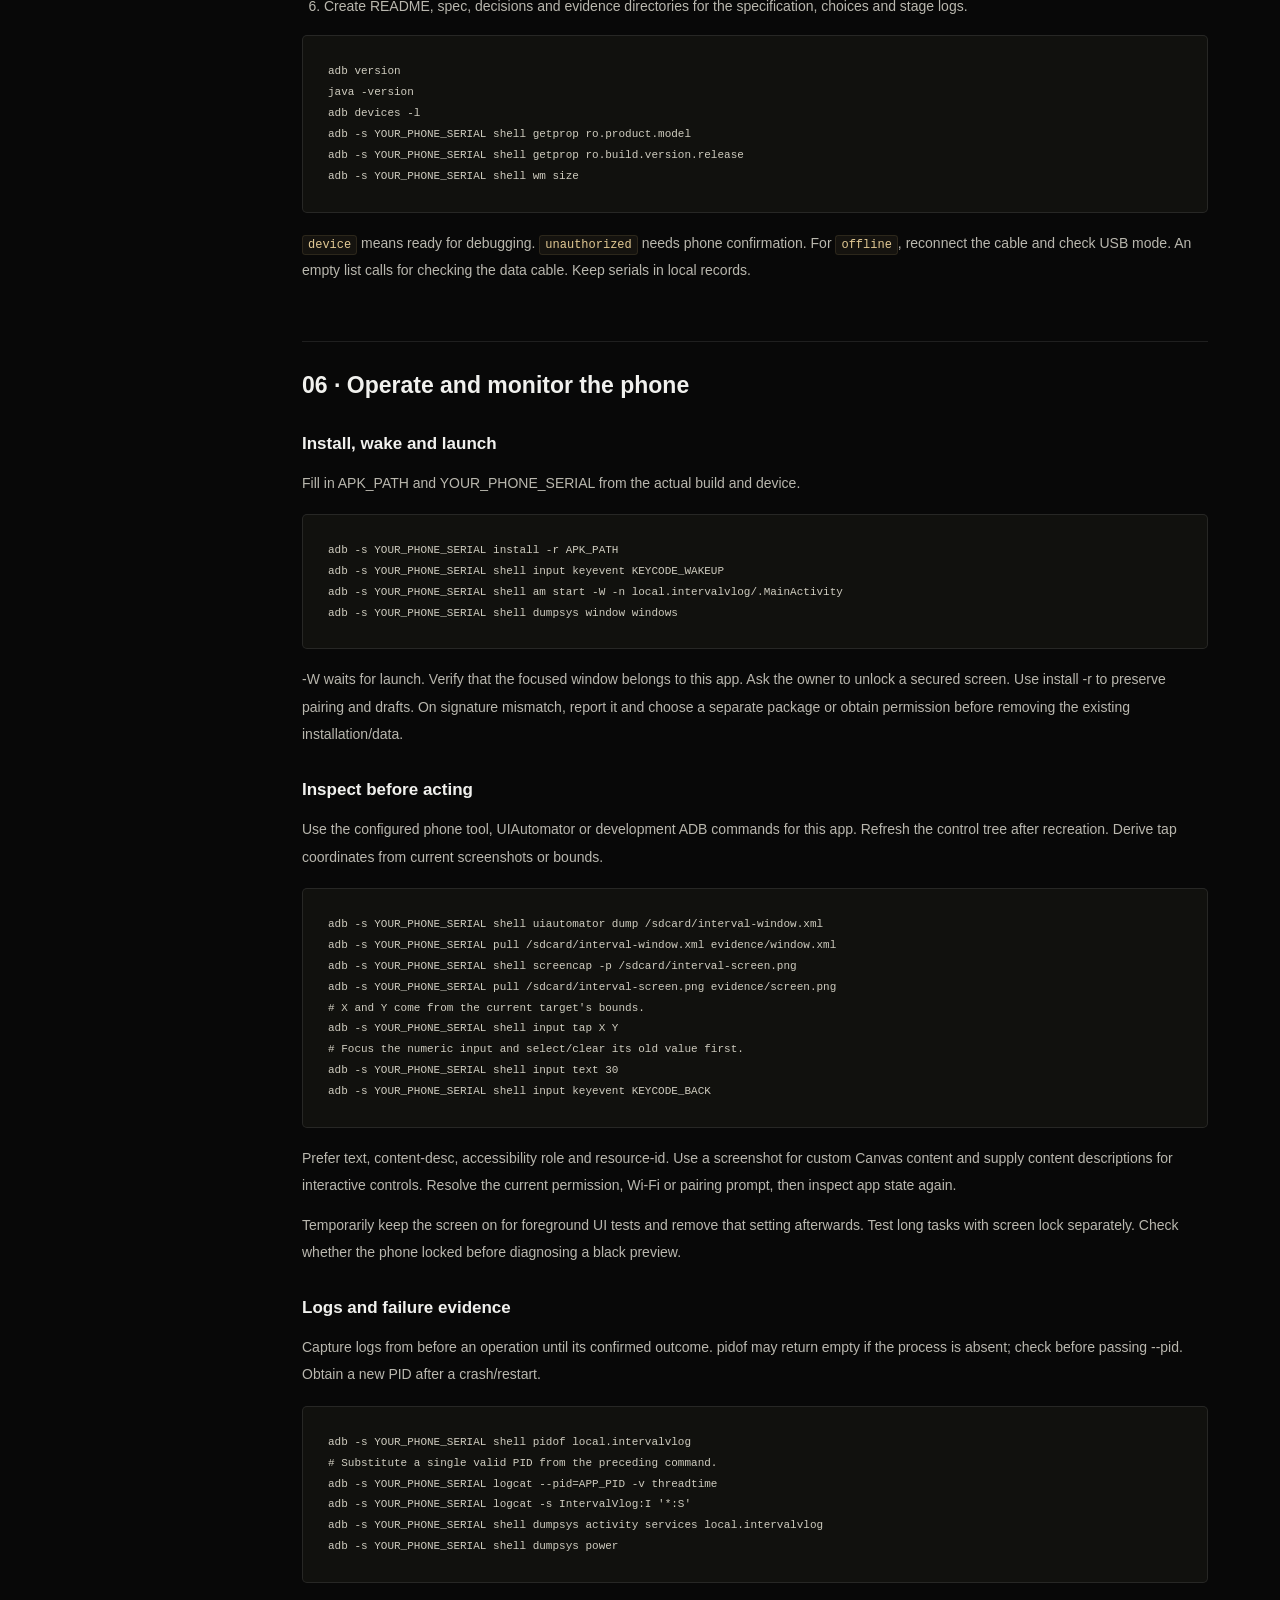
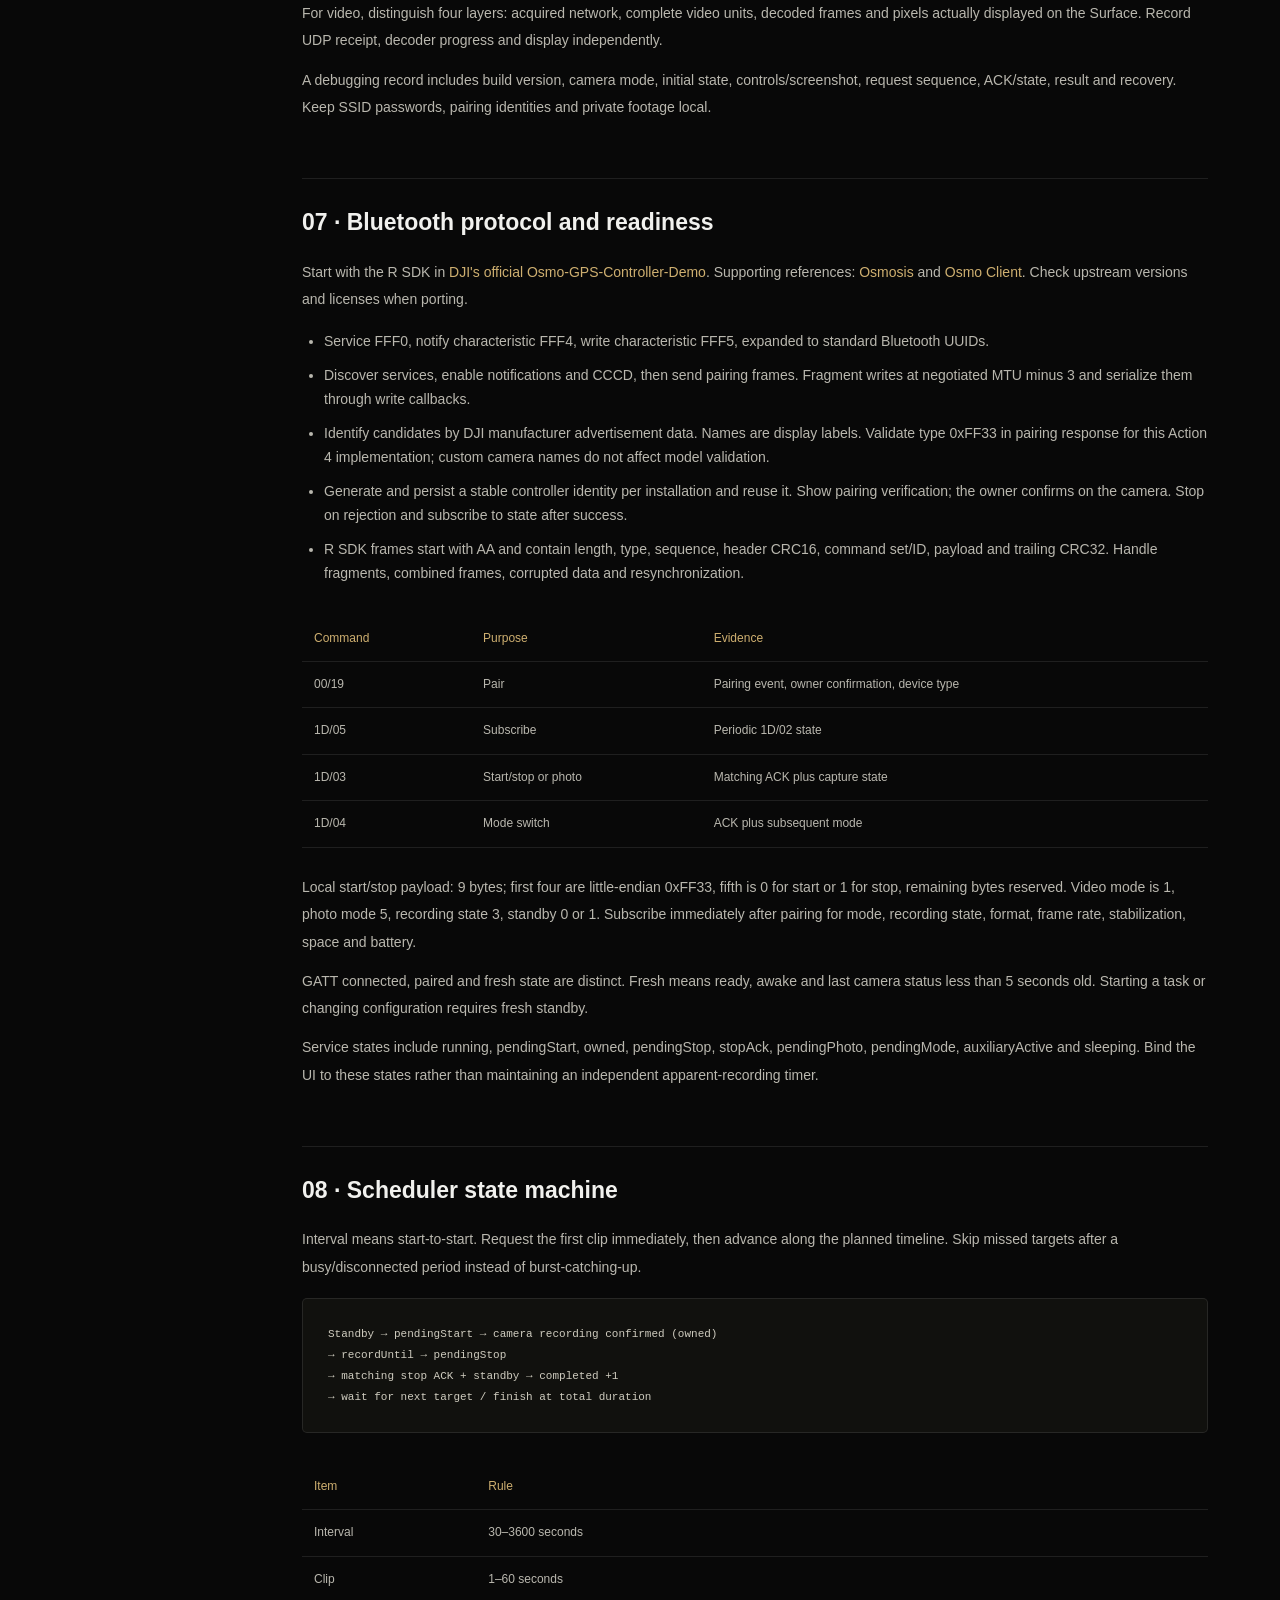
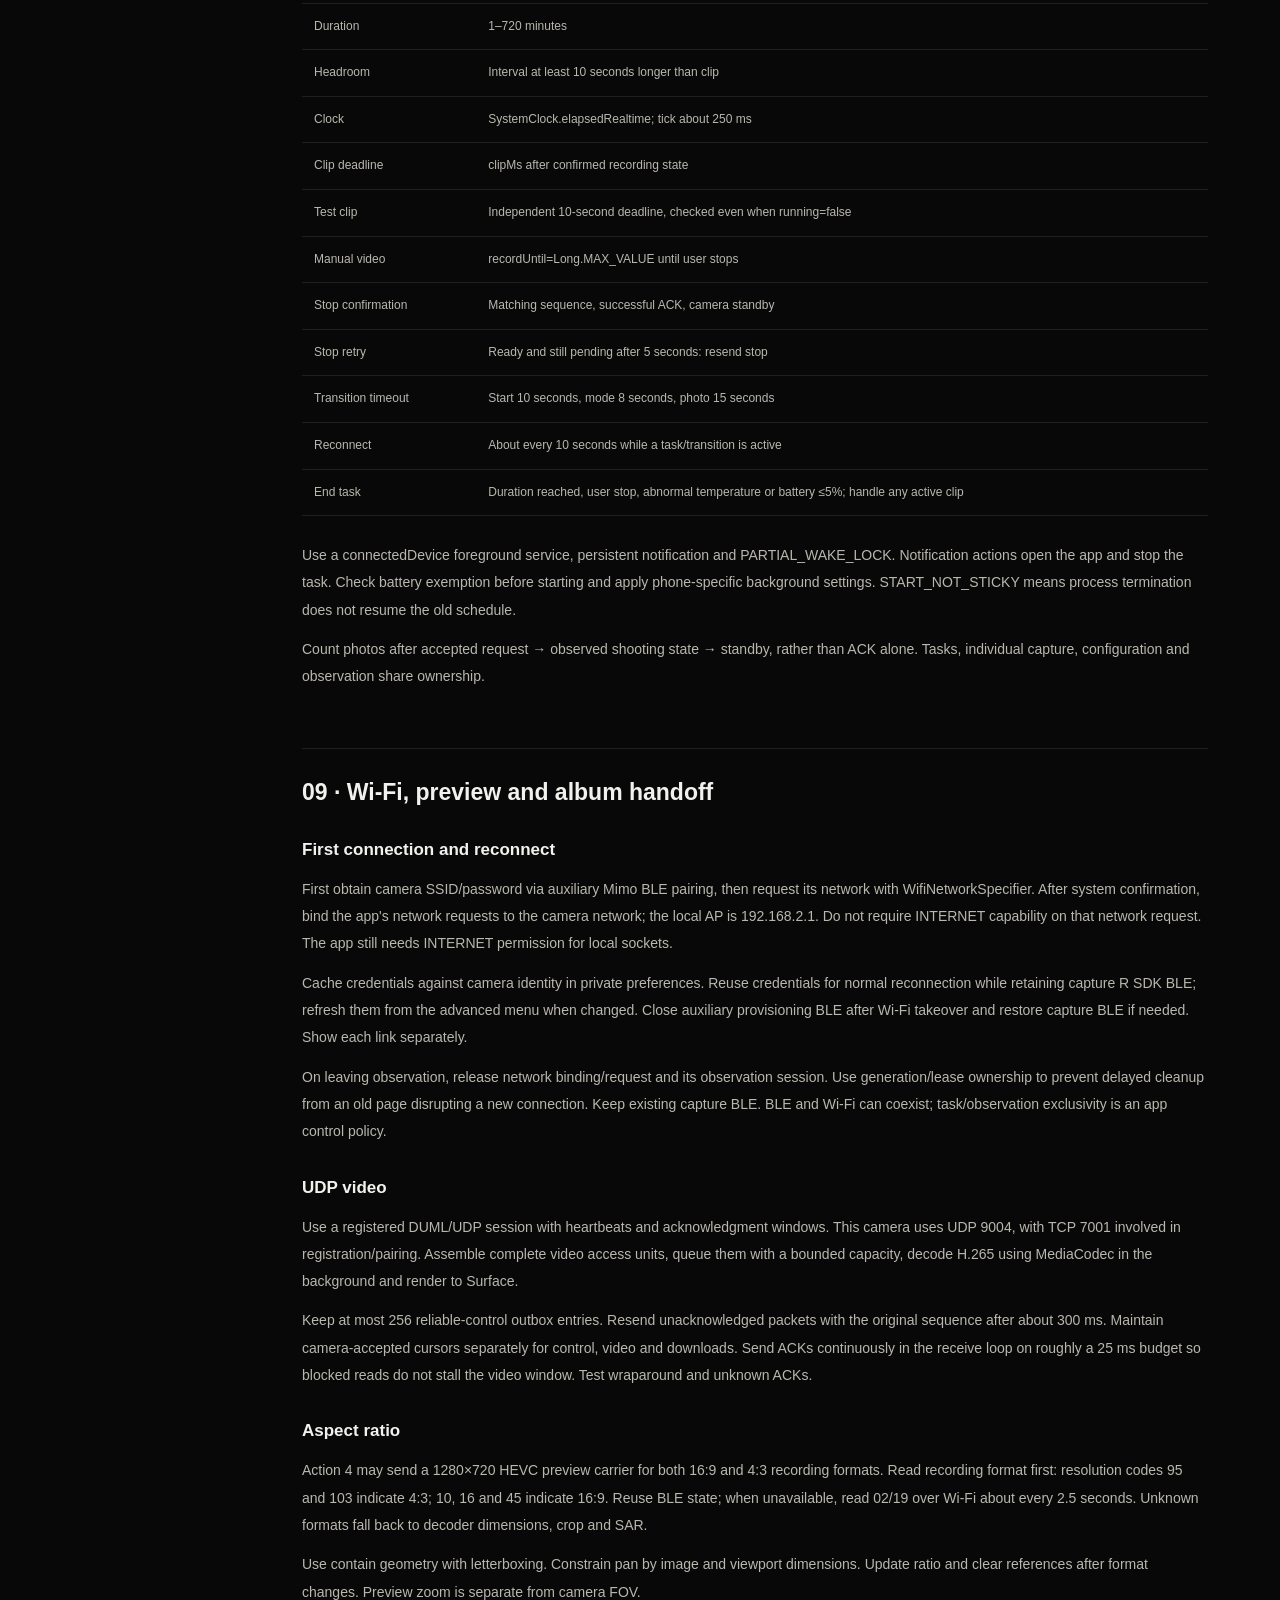
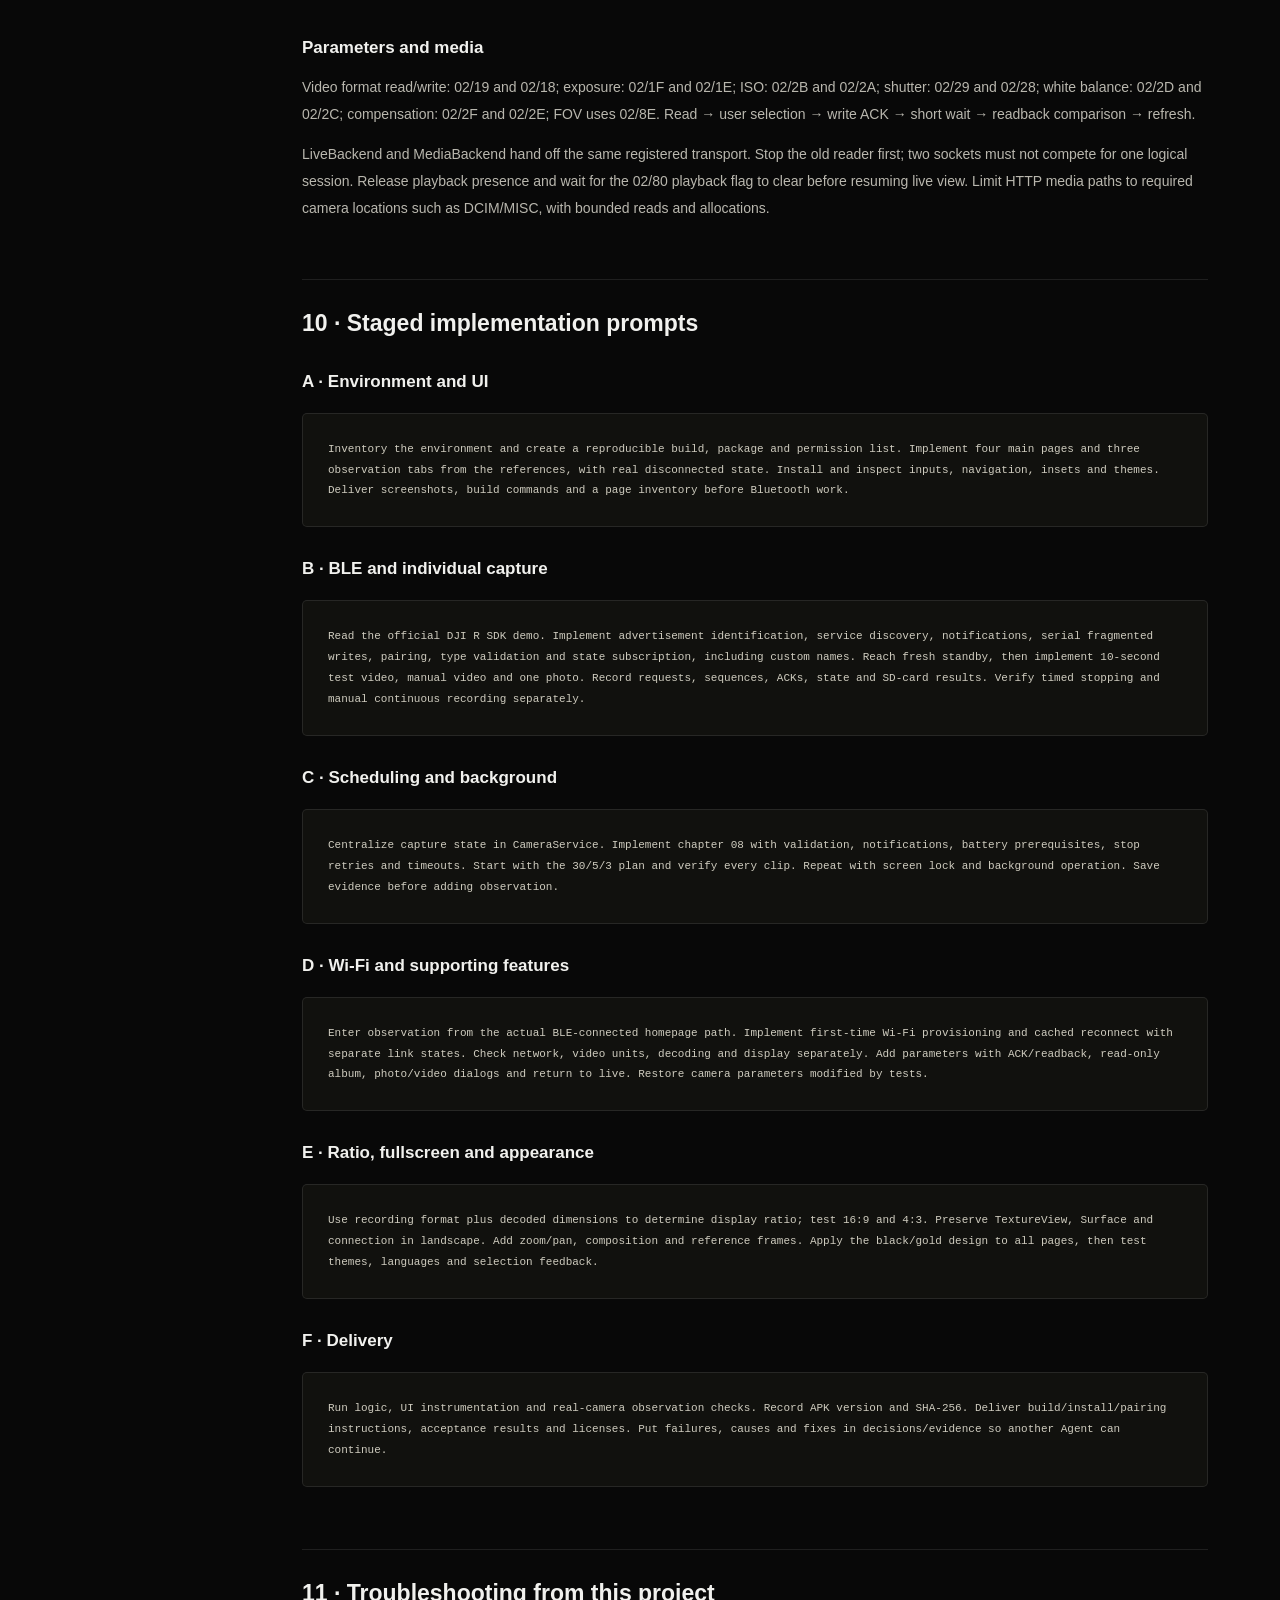
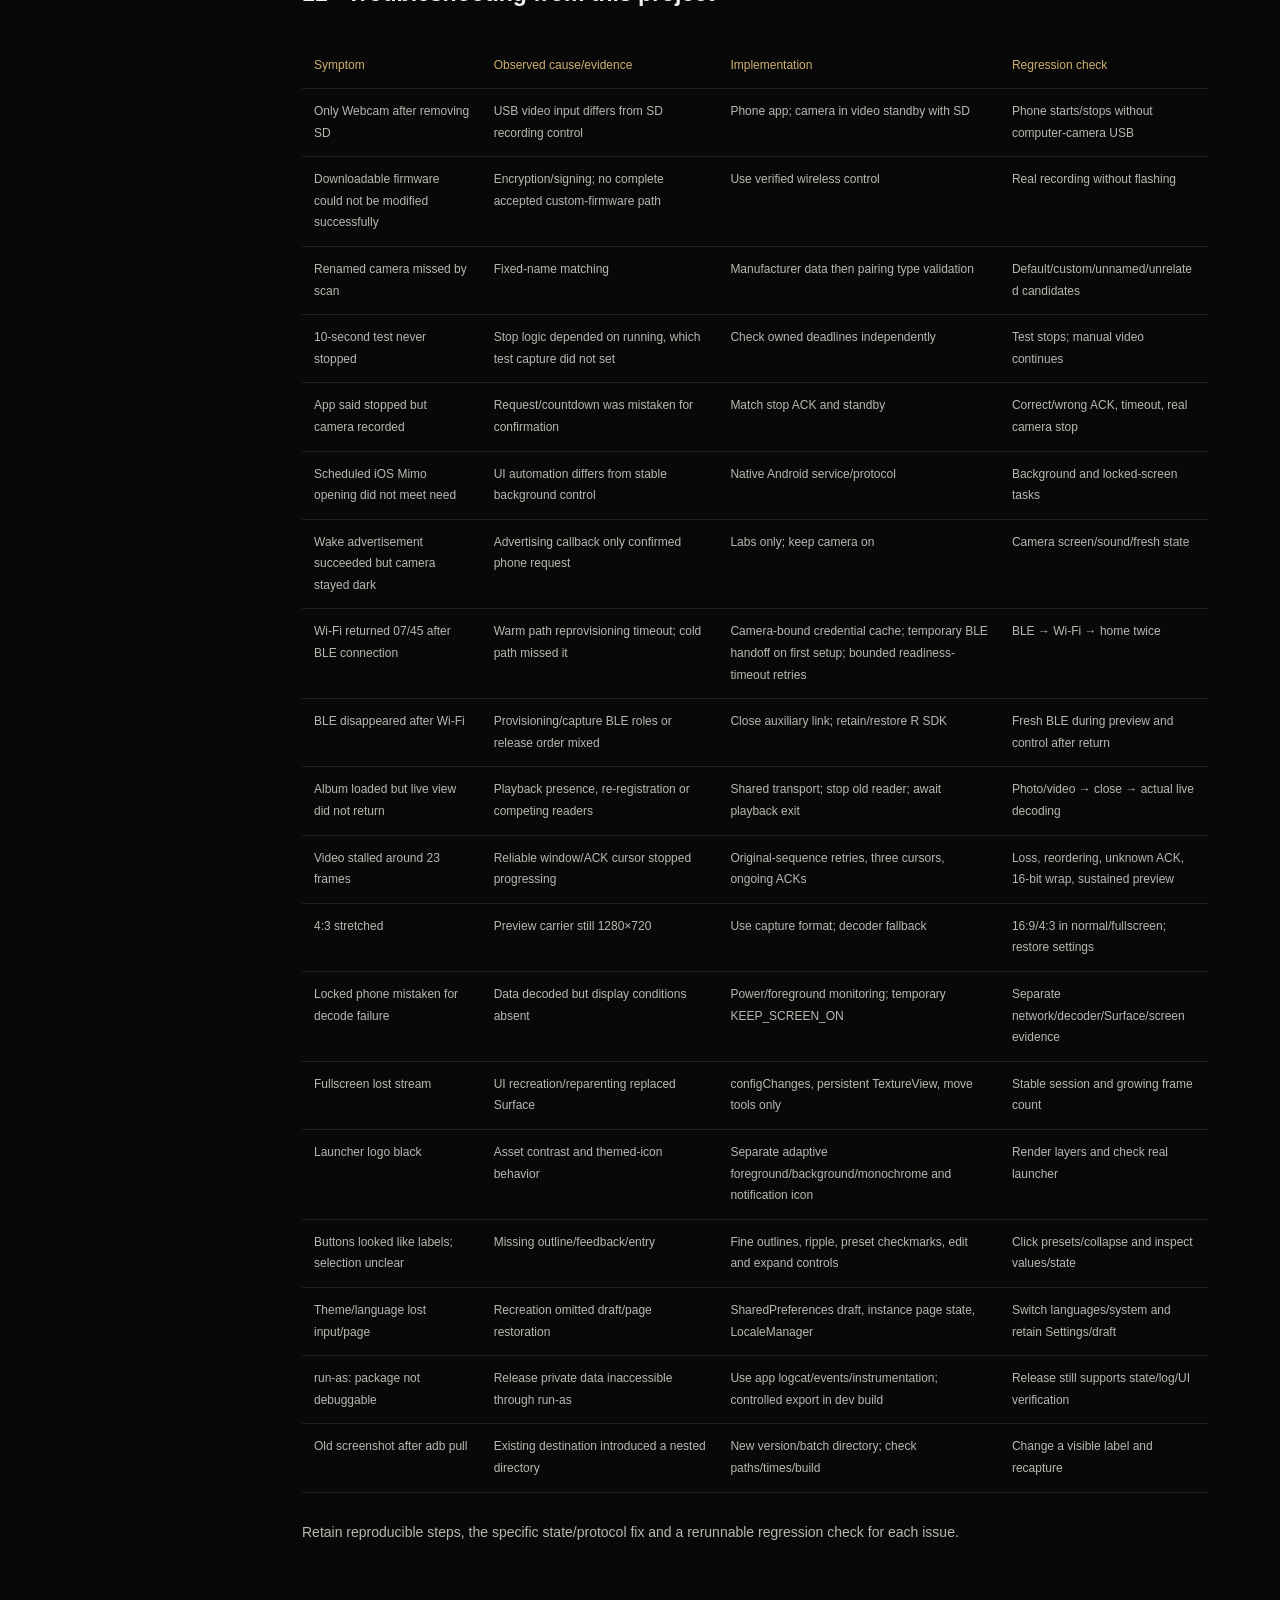
<file: docs/workflow-en.html>
<!doctype html>
<html lang="en" data-gintmr_ui-theme="dark" data-gintmr_ui-effects="off" data-gintmr_ui-grid="off" data-gintmr_ui-cursor="off" data-gintmr_ui-watermark="off"><head><meta charset="utf-8"><meta name="viewport" content="width=device-width, initial-scale=1"><meta name="theme-color" content="#080808"><meta name="description" content="Reproduce Luma: screen specifications, protocols, scheduling, ADB operation, staged prompts, troubleshooting and acceptance checks."><meta http-equiv="Content-Security-Policy" content="default-src 'self'; script-src 'self'; style-src 'self'; img-src 'self'; media-src 'self'; connect-src 'none'; object-src 'none'; base-uri 'none'; form-action 'none'"><meta name="referrer" content="no-referrer"><title>Luma — Complete reproduction guide</title><link rel="icon" href="./assets/icon.svg" type="image/svg+xml"><link rel="stylesheet" href="./ui/gintmr-ui.css"><link rel="stylesheet" href="./assets/site.css"><script type="module" src="./assets/site.js"></script></head><body><a class="gintmr_ui-skip-link" href="#main">Skip to content</a><header class="gintmr_ui-header gintmr_ui-header--flat"><div class="gintmr_ui-nav-container"><div class="gintmr_ui-header-shell"><a class="gintmr_ui-brand" href="./index-en.html" aria-label="Luma home"><img class="gintmr_ui-brand-mark" src="./assets/icon.svg" width="34" height="34" alt=""><span>Luma</span></a><nav class="gintmr_ui-nav" id="main-nav" aria-label="Main navigation" data-gintmr_ui-open="false"><a href="./index-en.html#animation">Video</a><a href="./index-en.html#interface">Interface</a><a href="./index-en.html#workflow">Build workflow</a></nav><a class="nav-cta" href="./index-en.html#download">Test APK ↗</a><a class="language-switch" href="./workflow.html" lang="zh-CN" hreflang="zh-CN" aria-label="切换到中文">中文</a><div class="gintmr_ui-controls"><button class="gintmr_ui-menu-toggle" type="button" aria-label="Open navigation" aria-expanded="false" aria-controls="main-nav"><svg class="gintmr_ui-icon gintmr_ui-icon-menu" viewBox="0 0 24 24" fill="none" stroke="currentColor" stroke-width="1.5" aria-hidden="true"><path d="M4 7h16M4 12h16M4 17h16"/></svg><svg class="gintmr_ui-icon gintmr_ui-icon-close" viewBox="0 0 24 24" fill="none" stroke="currentColor" stroke-width="1.5" aria-hidden="true"><path d="m6 6 12 12M6 18 18 6"/></svg></button></div></div></div></header><main class="wrap handbook" id="main"><div class="handbook-intro"><a class="text-link" href="./index-en.html">← Project home</a><p class="eyebrow">Build · debug · reproduce</p><h1>Complete reproduction guide</h1><p>Four main screens, three viewfinder tabs and fullscreen. Follow the steps from environment setup to real-camera verification with your Agent.</p><div class="actions"><a class="btn primary" href="./workflow/reproduction-kit-en.zip" download>Download full kit ↓</a><a class="btn" href="./workflow/agent-brief-en.md" download>Download full Agent brief</a><button class="btn" type="button" data-copy="agent-prompt">Copy full brief</button></div><span class="status" id="copy-status" role="status"></span><details class="kit-contents"><summary>Kit contents</summary><p>The complete guide and Agent brief, 18 light/dark structure diagrams, native 0.7.1 bilingual UI renders and a file index. The guide includes protocols, device debugging and troubleshooting.</p></details></div><div class="manual-layout"><aside class="manual-toc" aria-label="Guide contents"><span>CONTENTS</span><nav><a href="#brief">01 · Instructions for your Agent</a><a href="#pages">02 · Screens and interactions</a><a href="#design">03 · Visual specification</a><a href="#stack">04 · Stack and module boundaries</a><a href="#prepare">05 · Prepare the computer and phone</a><a href="#device-debug">06 · Operate and monitor the phone</a><a href="#ble">07 · Bluetooth protocol and readiness</a><a href="#scheduler">08 · Scheduler state machine</a><a href="#wifi">09 · Wi-Fi, preview and album handoff</a><a href="#stages">10 · Staged implementation prompts</a><a href="#troubleshooting">11 · Troubleshooting from this project</a><a href="#tests">12 · Build, checks and evidence</a><a href="#acceptance">13 · Acceptance checklist</a><a href="#first-run">14 · Devices and operating conditions</a></nav></aside><article class="doc manual-body"><p>Goal: add interval video recording to DJI Osmo Action 4 for everyday vlogs. An Android app starts and stops clips on a schedule; DJI Mimo handles detailed media review and export. Reproduce the screens, interactions, connection flows and on-device debugging process.</p><p>This guide describes Luma 0.7.1, named 留光 in Chinese, with package <code>local.intervalvlog</code>. The website provides the matching test APK, native UI renders and screen diagrams. The home screen starts with the camera connection area. Language options are Chinese, English and system default.</p><section id="brief"><h2>01 · Instructions for your Agent</h2><p>Place this guide, the screen references and your device details in one working directory. Ask your Agent to read them before implementation. The downloadable Agent brief includes this guide in full.</p><ul><li>Treat device requirements, features, page order, parameter ranges and acceptance checks as the implementation specification. Follow the screenshots for layout and copy.</li><li>Deliver an installable APK, build commands, test evidence and the next stage&#x27;s inputs after each stage. When a feature fails, reproduce it, collect logs, identify the failing layer, then change the implementation.</li><li>Operate the phone in this loop: confirm the foreground app, inspect the current controls or screenshot, act on one target, inspect the result. Locate controls again after recreation, rotation or a dialog.</li><li>The Agent builds, installs, launches, observes and tests. The device owner confirms USB debugging authorization, system permissions, camera pairing and device unlocking.</li><li>Verify recording on the real camera. Connected, stopped and parameter-updated states must come from the actual connection, camera state and readback.</li><li>Implement core control and scheduling first, then preview, parameters, the album and appearance. Observation and interval capture use mutually exclusive ownership in this version.</li></ul><p>Device input template:</p><pre><code>Computer OS:
Working directory:
Development Agent and available tools:
Phone model / Android version:
Selected serial from adb devices:
Exact camera model / firmware version:
Camera mode / SD card state:
UI references: attached screen images</code></pre></section><section id="pages"><h2>02 · Screens and interactions</h2><p>There are two Activities. MainActivity hosts four bottom-navigation pages. ObserveActivity hosts three tabs and a fullscreen preview. These form eight primary display states, plus a 4:3 variant, light theme and dialogs.</p><div class="table-scroll"><table class="doc-table"><thead><tr><th scope="col">Area</th><th scope="col">Screen</th><th scope="col">Entry</th><th scope="col">Responsibilities</th></tr></thead><tbody><tr><td>Main 1</td><td>Capture</td><td>Default / first bottom tab</td><td>Scan, pair, configure a plan, test, start and stop</td></tr><tr><td>Main 2</td><td>Camera</td><td>Second bottom tab</td><td>Modes, photo, manual video, device state, viewfinder entry</td></tr><tr><td>Main 3</td><td>Activity</td><td>Third bottom tab</td><td>Chronological events, copy logs, confirm before clearing</td></tr><tr><td>Main 4</td><td>Settings</td><td>Fourth bottom tab</td><td>Language, theme, battery settings, disconnect, labs, version and licenses</td></tr><tr><td>Observation 1</td><td>Live</td><td>Camera → viewfinder</td><td>Wi-Fi, aspect ratio, framing, reference frame, zoom</td></tr><tr><td>Observation 2</td><td>Parameters</td><td>Viewfinder → Parameters</td><td>Read values, select options, write and verify</td></tr><tr><td>Observation 3</td><td>Album</td><td>Viewfinder → Album</td><td>Paged files, thumbnails, photo and video preview</td></tr><tr><td>Observation state</td><td>Fullscreen</td><td>Live → fullscreen</td><td>Landscape, floating tools, zoom and return</td></tr></tbody></table></div><h3>Native 0.7.1 UI references</h3><p>These native UI renders show layout with the camera disconnected; capture and album retrieval were not running during rendering. Open an image for its full size. The Activity page uses the illustrative diagrams below.</p><div class="screen-gallery"><figure><a href="./assets/app/0.7.1/zh-dark-shooting.png"><img src="./assets/app/0.7.1/zh-dark-shooting.png" alt="Chinese dark capture" loading="lazy"></a><figcaption>Chinese dark capture</figcaption></figure><figure><a href="./assets/app/0.7.1/en-dark-shooting.png"><img src="./assets/app/0.7.1/en-dark-shooting.png" alt="English dark capture" loading="lazy"></a><figcaption>English dark capture</figcaption></figure><figure><a href="./assets/app/0.7.1/zh-light-shooting.png"><img src="./assets/app/0.7.1/zh-light-shooting.png" alt="Chinese light capture" loading="lazy"></a><figcaption>Chinese light capture</figcaption></figure><figure><a href="./assets/app/0.7.1/en-light-shooting.png"><img src="./assets/app/0.7.1/en-light-shooting.png" alt="English light capture" loading="lazy"></a><figcaption>English light capture</figcaption></figure><figure><a href="./assets/app/0.7.1/en-dark-camera.png"><img src="./assets/app/0.7.1/en-dark-camera.png" alt="English camera" loading="lazy"></a><figcaption>English camera</figcaption></figure><figure><a href="./assets/app/0.7.1/en-dark-settings.png"><img src="./assets/app/0.7.1/en-dark-settings.png" alt="English settings" loading="lazy"></a><figcaption>English settings</figcaption></figure><figure><a href="./assets/app/0.7.1/en-dark-live.png"><img src="./assets/app/0.7.1/en-dark-live.png" alt="English live view" loading="lazy"></a><figcaption>English live view</figcaption></figure><figure><a href="./assets/app/0.7.1/en-dark-parameters.png"><img src="./assets/app/0.7.1/en-dark-parameters.png" alt="English parameters" loading="lazy"></a><figcaption>English parameters</figcaption></figure><figure><a href="./assets/app/0.7.1/en-dark-album.png"><img src="./assets/app/0.7.1/en-dark-album.png" alt="English album" loading="lazy"></a><figcaption>English album</figcaption></figure><figure><a href="./assets/app/0.7.1/en-dark-live-4-3.png"><img src="./assets/app/0.7.1/en-dark-live-4-3.png" alt="English 4:3 live view" loading="lazy"></a><figcaption>English 4:3 live view</figcaption></figure><figure><a href="./assets/app/0.7.1/en-dark-fullscreen.png"><img src="./assets/app/0.7.1/en-dark-fullscreen.png" alt="English fullscreen" loading="lazy"></a><figcaption>English fullscreen</figcaption></figure></div><h3>Structure diagrams</h3><p>The kit contains 18 illustrative diagrams, nine states in two themes. Their labels are in Chinese; use the English native renders and this specification for English copy.</p><div class="screen-gallery"><figure><a href="./assets/screens/shooting-dark.svg"><img src="./assets/screens/shooting-dark.svg" alt="Capture structure" loading="lazy"></a><figcaption>Capture structure</figcaption></figure><figure><a href="./assets/screens/camera-dark.svg"><img src="./assets/screens/camera-dark.svg" alt="Camera structure" loading="lazy"></a><figcaption>Camera structure</figcaption></figure><figure><a href="./assets/screens/history-dark.svg"><img src="./assets/screens/history-dark.svg" alt="Activity structure" loading="lazy"></a><figcaption>Activity structure</figcaption></figure><figure><a href="./assets/screens/settings-dark.svg"><img src="./assets/screens/settings-dark.svg" alt="Settings structure" loading="lazy"></a><figcaption>Settings structure</figcaption></figure><figure><a href="./assets/screens/live-dark.svg"><img src="./assets/screens/live-dark.svg" alt="Live structure" loading="lazy"></a><figcaption>Live structure</figcaption></figure><figure><a href="./assets/screens/parameters-dark.svg"><img src="./assets/screens/parameters-dark.svg" alt="Parameters structure" loading="lazy"></a><figcaption>Parameters structure</figcaption></figure><figure><a href="./assets/screens/album-dark.svg"><img src="./assets/screens/album-dark.svg" alt="Album structure" loading="lazy"></a><figcaption>Album structure</figcaption></figure><figure><a href="./assets/screens/fullscreen-dark.svg"><img src="./assets/screens/fullscreen-dark.svg" alt="Fullscreen structure" loading="lazy"></a><figcaption>Fullscreen structure</figcaption></figure></div><h3>Capture</h3><p>Top to bottom: brand and connection status; Action 4 illustration, device name, state and explicit expand/collapse button; scan, reconnect and discovered devices; completed clips, next-clip countdown and camera battery; capture-plan heading and three presets; editable interval, clip length and duration; summary; 10-second test and stop-recording controls; fixed primary action above four bottom tabs. The camera area follows the app header directly.</p><p>Presets are Everyday (300 seconds / 10 seconds / 120 minutes), Frequent (180 / 10 / 120) and Quick test (30 / 5 / 3). Selecting one updates all three inputs, saves a draft and shows a checkmark and text feedback. Numbers have an edit indicator. Select the old value when editing and dismiss the keyboard on submission.</p><p>The main button reflects capture, stop-task or stop-recording state. Lock plan inputs and mode changes during a task or pending start/stop confirmation. Increment completed clips only after the camera confirms the clip has ended. Connection details have a visible collapse control.</p><h3>Camera</h3><p>Video and photo modes are mutually exclusive and visibly selected. Wait for actual camera mode after requesting a switch, then update the shutter action: manual start/stop in video mode, one photo in photo mode. Manual video has no inherited 10-second deadline.</p><p>Use aligned label/value rows for mode, resolution/frame rate, stabilization, remaining storage and session photo count. Place viewfinder entry below them. Entry requires fresh camera state, standby, and no task or individual capture owning the camera.</p><h3>Activity</h3><p>Show Activity, Recent events, a copy button and selectable monospaced logs. Include time, action, acknowledgment or error. Copy the service log when bound, otherwise the persisted event text. Clearing requires confirmation and clears app logs only.</p><p>Keep about 10–12 KB in history/events. Translate user-facing event descriptions while retaining stable protocol identifiers and numeric diagnostics.</p><h3>Settings</h3><p>Order: language (system / Chinese / English), appearance (system / light / dark), background operation and battery settings, device/disconnect, collapsed labs for wake/sleep diagnostics, app version and licenses.</p><p>Save the plan draft before theme recreation. Use Android LocaleManager for app language; preserve the Settings page, draft and selections. Labs starts collapsed and sleep diagnostics require confirmation. Daily capture does not invoke sleep.</p><h3>Shared viewfinder controls</h3><p>Provide back/title, independent Bluetooth and Wi-Fi states, connection progress/errors, connect-Wi-Fi action, an advanced menu, and Live/Parameters/Album tabs. Collapse connection controls after success. Advanced options include BLE-only parameters and refreshing Wi-Fi credentials.</p><h3>Live and fullscreen</h3><p>Keep one persistent TextureView. Fit the entire image inside its container. Show LIVE, actual decoded dimensions and display ratio, then fullscreen, zoom, composition and reference-frame tools. Pinch from 1× to 4×, pan when zoomed, and double-tap between 1× and 2×. The zoom button also toggles 1×/2×.</p><p>Composition options: off, thirds, center cross and 2.39:1 mask. Capture the current preview in memory as a translucent reference overlay; the action then clears the reference. Reset zoom, pan and reference when aspect ratio changes.</p><p>Fullscreen requests landscape and hides system bars. Tools float at the bottom; tapping the image toggles them. Back exits fullscreen before leaving the Activity. Preserve the Activity, TextureView, output Surface and network session during rotation; adjust containers and tool placement.</p><h3>Parameters</h3><p>Seven rows: video format, exposure mode, ISO, shutter, white balance, exposure compensation and field of view, followed by refresh. Display actual readback and disable unsupported entries for the current mode. Show available options in dialogs; handle camera rejection and refresh the actual value.</p><p>Formats: 4K / 2.7K / 1080P in 16:9, and 4K / 2.7K in 4:3. Frame-rate options: 24, 25, 30, 48, 50, 60 fps. Exposure: auto/manual. ISO: 100–6400. Shutter: 1/25, 1/50, 1/60, 1/100, 1/120, 1/200, 1/250, 1/500, 1/1000, 1/2000. White balance: auto or listed 3000–7500 K options. Compensation: −2, −1, 0, +1, +2 EV. FOV: ultra-wide, wide, standard and natural wide. Treat these as UI options; test valid combinations on hardware and show original errors when rejected.</p><h3>Album and dialogs</h3><p>Read paged camera media, thumbnails, file details and load-more. A photo opens an image preview. For video, try the low-bitrate .LRF proxy first, then the original MP4; provide playback controls and stop playback on dismissal. Wait for camera playback to end before restoring live view.</p><p>Other dialogs: parameter options, composition, clear-log confirmation, labs sleep confirmation and licenses. Use Mimo for detailed download/export workflows.</p></section><section id="design"><h2>03 · Visual specification</h2><p>Dark: background #080808, text #F1F1F1, secondary #969696, gold #CEAF70, dividers #292929. Light: background #FAFAFA, text #161616, secondary #686868, accent #87672C, dividers #E1E1E1. Default is dark, with light and system options.</p><div class="table-scroll"><table class="doc-table"><thead><tr><th scope="col">Element</th><th scope="col">Specification</th></tr></thead><tbody><tr><td>Content margin</td><td>20 dp, consistent left/right alignment</td></tr><tr><td>Header</td><td>68 dp; icon 30 dp; brand 21 sp</td></tr><tr><td>Page heading</td><td>28 sp, sans-serif-medium</td></tr><tr><td>Body / supporting copy</td><td>12–14 sp / 10–12 sp</td></tr><tr><td>Plan numbers</td><td>36 sp, sans-serif-light, tabular numerals</td></tr><tr><td>Primary action</td><td>52 dp high; gold with dark text in dark mode; above bottom bar</td></tr><tr><td>Secondary action</td><td>Usually 48 dp; fine outline and ripple</td></tr><tr><td>Bottom navigation</td><td>68 dp; icons about 23 dp, labels 11 sp</td></tr><tr><td>Selection</td><td>Checkmarks, border and explicit selected state</td></tr><tr><td>Surfaces</td><td>Solid colors, fine separators, near-square corners, line-art camera</td></tr></tbody></table></div><p>Use dp/sp and handle system insets, keyboard and text wrapping. Fullscreen is a dedicated landscape layout.</p></section><section id="stack"><h2>04 · Stack and module boundaries</h2><div class="table-scroll"><table class="doc-table"><thead><tr><th scope="col">Module</th><th scope="col">Implementation</th><th scope="col">Responsibility</th></tr></thead><tbody><tr><td>MainActivity</td><td>Java / native Android Views</td><td>Four pages, inputs, draft, service binding and rendering</td></tr><tr><td>CameraService</td><td>Foreground Service / Binder / Handler</td><td>Single capture-state source, BLE, scheduler, notifications, wake lock</td></tr><tr><td>Protocol / Advertisement</td><td>Plain Java</td><td>R SDK framing/parsing and advertisement candidates</td></tr><tr><td>ObserveActivity / MimoLink / Duml</td><td>Java / BLE / native networking</td><td>Observation, Wi-Fi provisioning and DUML settings</td></tr><tr><td>LiveBackend / DumlTransport</td><td>Kotlin</td><td>UDP session, heartbeat, reliable window, video assembly</td></tr><tr><td>MediaBackend</td><td>Kotlin / shared transport</td><td>Album, media access and playback handoff</td></tr><tr><td>PreviewDecoder</td><td>MediaCodec / HEVC</td><td>H.265 decode, dimensions, crop and pixel aspect ratio</td></tr><tr><td>PreviewViewport / PreviewGeometry</td><td>TextureView / Canvas / Java</td><td>Contain geometry, fullscreen, gestures, composition, reference</td></tr><tr><td>Visual</td><td>Drawable / Canvas</td><td>Palette, states and line icons</td></tr><tr><td>I18n</td><td>Android resources / LocaleManager</td><td>App name, strings, notifications and language switching</td></tr></tbody></table></div><p>Package <code>local.intervalvlog</code>, minimum Android 13 / API 33, target API 35. Export <code>.MainActivity</code>; keep the service and observation Activity unexported. Languages share the same package.</p><p>The local build uses Corretto JDK 21, Android API 35, build-tools 35.0.0, Kotlin 2.1.21 and D8/R8 8.10.21. Pipeline: javac/kotlinc → D8 → aapt2 → zipalign → apksigner, without Gradle. An Agent may choose a standard Android build project while meeting the same package, permission, screen and acceptance requirements. Resolve tool paths on the viewer&#x27;s machine.</p><p>Permissions: nearby-device scan/connect, experimental advertising, notifications, INTERNET, network state, Wi-Fi state/change, NEARBY_WIFI_DEVICES, foreground service and connectedDevice type, WAKE_LOCK and battery-optimization exemption request. BLE scanning declares neverForLocation. The app controls an external camera and does not use the phone camera. Retain Android permission and Wi-Fi confirmation dialogs.</p><p>API references: <a href="https://developer.android.com/tools/adb">ADB</a>, <a href="https://developer.android.com/develop/connectivity/bluetooth/bt-permissions">Bluetooth permissions</a>, <a href="https://developer.android.com/develop/background-work/services/fgs/service-types#connected-device">connectedDevice service</a>.</p></section><section id="prepare"><h2>05 · Prepare the computer and phone</h2><p>Original validation: Mac, Samsung S25 FE SM-S731B/DS, Android 17 / One UI 9, and Action 4. Record your own device and firmware versions.</p><ol><li>Install Codex or an Agent with terminal, file and device tools. Give it a dedicated project directory.</li><li>Install Android Platform Tools, JDK, Android SDK, build-tools and the chosen Kotlin/build tools. Check adb and Java versions.</li><li>On Samsung: Settings → About phone → Software information → tap Build number seven times; enable Developer options → USB debugging.</li><li>Connect a data cable and authorize the computer on the phone. Select one serial and use -s for every command when multiple devices are present.</li><li>Turn on the camera, insert a writable SD card, select normal video standby and exit Webcam. Complete official Mimo activation, then close Mimo.</li><li>Create README, spec, decisions and evidence directories for the specification, choices and stage logs.</li></ol><pre><code>adb version
java -version
adb devices -l
adb -s YOUR_PHONE_SERIAL shell getprop ro.product.model
adb -s YOUR_PHONE_SERIAL shell getprop ro.build.version.release
adb -s YOUR_PHONE_SERIAL shell wm size</code></pre><p><code>device</code> means ready for debugging. <code>unauthorized</code> needs phone confirmation. For <code>offline</code>, reconnect the cable and check USB mode. An empty list calls for checking the data cable. Keep serials in local records.</p></section><section id="device-debug"><h2>06 · Operate and monitor the phone</h2><h3>Install, wake and launch</h3><p>Fill in APK_PATH and YOUR_PHONE_SERIAL from the actual build and device.</p><pre><code>adb -s YOUR_PHONE_SERIAL install -r APK_PATH
adb -s YOUR_PHONE_SERIAL shell input keyevent KEYCODE_WAKEUP
adb -s YOUR_PHONE_SERIAL shell am start -W -n local.intervalvlog/.MainActivity
adb -s YOUR_PHONE_SERIAL shell dumpsys window windows</code></pre><p>-W waits for launch. Verify that the focused window belongs to this app. Ask the owner to unlock a secured screen. Use install -r to preserve pairing and drafts. On signature mismatch, report it and choose a separate package or obtain permission before removing the existing installation/data.</p><h3>Inspect before acting</h3><p>Use the configured phone tool, UIAutomator or development ADB commands for this app. Refresh the control tree after recreation. Derive tap coordinates from current screenshots or bounds.</p><pre><code>adb -s YOUR_PHONE_SERIAL shell uiautomator dump /sdcard/interval-window.xml
adb -s YOUR_PHONE_SERIAL pull /sdcard/interval-window.xml evidence/window.xml
adb -s YOUR_PHONE_SERIAL shell screencap -p /sdcard/interval-screen.png
adb -s YOUR_PHONE_SERIAL pull /sdcard/interval-screen.png evidence/screen.png
# X and Y come from the current target&#x27;s bounds.
adb -s YOUR_PHONE_SERIAL shell input tap X Y
# Focus the numeric input and select/clear its old value first.
adb -s YOUR_PHONE_SERIAL shell input text 30
adb -s YOUR_PHONE_SERIAL shell input keyevent KEYCODE_BACK</code></pre><p>Prefer text, content-desc, accessibility role and resource-id. Use a screenshot for custom Canvas content and supply content descriptions for interactive controls. Resolve the current permission, Wi-Fi or pairing prompt, then inspect app state again.</p><p>Temporarily keep the screen on for foreground UI tests and remove that setting afterwards. Test long tasks with screen lock separately. Check whether the phone locked before diagnosing a black preview.</p><h3>Logs and failure evidence</h3><p>Capture logs from before an operation until its confirmed outcome. pidof may return empty if the process is absent; check before passing --pid. Obtain a new PID after a crash/restart.</p><pre><code>adb -s YOUR_PHONE_SERIAL shell pidof local.intervalvlog
# Substitute a single valid PID from the preceding command.
adb -s YOUR_PHONE_SERIAL logcat --pid=APP_PID -v threadtime
adb -s YOUR_PHONE_SERIAL logcat -s IntervalVlog:I &#x27;*:S&#x27;
adb -s YOUR_PHONE_SERIAL shell dumpsys activity services local.intervalvlog
adb -s YOUR_PHONE_SERIAL shell dumpsys power</code></pre><p>For video, distinguish four layers: acquired network, complete video units, decoded frames and pixels actually displayed on the Surface. Record UDP receipt, decoder progress and display independently.</p><p>A debugging record includes build version, camera mode, initial state, controls/screenshot, request sequence, ACK/state, result and recovery. Keep SSID passwords, pairing identities and private footage local.</p></section><section id="ble"><h2>07 · Bluetooth protocol and readiness</h2><p>Start with the R SDK in <a href="https://github.com/dji-sdk/Osmo-GPS-Controller-Demo">DJI&#x27;s official Osmo-GPS-Controller-Demo</a>. Supporting references: <a href="https://github.com/KonradIT/osmosis">Osmosis</a> and <a href="https://github.com/luisreysan/osmo-client">Osmo Client</a>. Check upstream versions and licenses when porting.</p><ul><li>Service FFF0, notify characteristic FFF4, write characteristic FFF5, expanded to standard Bluetooth UUIDs.</li><li>Discover services, enable notifications and CCCD, then send pairing frames. Fragment writes at negotiated MTU minus 3 and serialize them through write callbacks.</li><li>Identify candidates by DJI manufacturer advertisement data. Names are display labels. Validate type 0xFF33 in pairing response for this Action 4 implementation; custom camera names do not affect model validation.</li><li>Generate and persist a stable controller identity per installation and reuse it. Show pairing verification; the owner confirms on the camera. Stop on rejection and subscribe to state after success.</li><li>R SDK frames start with AA and contain length, type, sequence, header CRC16, command set/ID, payload and trailing CRC32. Handle fragments, combined frames, corrupted data and resynchronization.</li></ul><div class="table-scroll"><table class="doc-table"><thead><tr><th scope="col">Command</th><th scope="col">Purpose</th><th scope="col">Evidence</th></tr></thead><tbody><tr><td>00/19</td><td>Pair</td><td>Pairing event, owner confirmation, device type</td></tr><tr><td>1D/05</td><td>Subscribe</td><td>Periodic 1D/02 state</td></tr><tr><td>1D/03</td><td>Start/stop or photo</td><td>Matching ACK plus capture state</td></tr><tr><td>1D/04</td><td>Mode switch</td><td>ACK plus subsequent mode</td></tr></tbody></table></div><p>Local start/stop payload: 9 bytes; first four are little-endian 0xFF33, fifth is 0 for start or 1 for stop, remaining bytes reserved. Video mode is 1, photo mode 5, recording state 3, standby 0 or 1. Subscribe immediately after pairing for mode, recording state, format, frame rate, stabilization, space and battery.</p><p>GATT connected, paired and fresh state are distinct. Fresh means ready, awake and last camera status less than 5 seconds old. Starting a task or changing configuration requires fresh standby.</p><p>Service states include running, pendingStart, owned, pendingStop, stopAck, pendingPhoto, pendingMode, auxiliaryActive and sleeping. Bind the UI to these states rather than maintaining an independent apparent-recording timer.</p></section><section id="scheduler"><h2>08 · Scheduler state machine</h2><p>Interval means start-to-start. Request the first clip immediately, then advance along the planned timeline. Skip missed targets after a busy/disconnected period instead of burst-catching-up.</p><pre><code>Standby → pendingStart → camera recording confirmed (owned)
→ recordUntil → pendingStop
→ matching stop ACK + standby → completed +1
→ wait for next target / finish at total duration</code></pre><div class="table-scroll"><table class="doc-table"><thead><tr><th scope="col">Item</th><th scope="col">Rule</th></tr></thead><tbody><tr><td>Interval</td><td>30–3600 seconds</td></tr><tr><td>Clip</td><td>1–60 seconds</td></tr><tr><td>Duration</td><td>1–720 minutes</td></tr><tr><td>Headroom</td><td>Interval at least 10 seconds longer than clip</td></tr><tr><td>Clock</td><td>SystemClock.elapsedRealtime; tick about 250 ms</td></tr><tr><td>Clip deadline</td><td>clipMs after confirmed recording state</td></tr><tr><td>Test clip</td><td>Independent 10-second deadline, checked even when running=false</td></tr><tr><td>Manual video</td><td>recordUntil=Long.MAX_VALUE until user stops</td></tr><tr><td>Stop confirmation</td><td>Matching sequence, successful ACK, camera standby</td></tr><tr><td>Stop retry</td><td>Ready and still pending after 5 seconds: resend stop</td></tr><tr><td>Transition timeout</td><td>Start 10 seconds, mode 8 seconds, photo 15 seconds</td></tr><tr><td>Reconnect</td><td>About every 10 seconds while a task/transition is active</td></tr><tr><td>End task</td><td>Duration reached, user stop, abnormal temperature or battery ≤5%; handle any active clip</td></tr></tbody></table></div><p>Use a connectedDevice foreground service, persistent notification and PARTIAL_WAKE_LOCK. Notification actions open the app and stop the task. Check battery exemption before starting and apply phone-specific background settings. START_NOT_STICKY means process termination does not resume the old schedule.</p><p>Count photos after accepted request → observed shooting state → standby, rather than ACK alone. Tasks, individual capture, configuration and observation share ownership.</p></section><section id="wifi"><h2>09 · Wi-Fi, preview and album handoff</h2><h3>First connection and reconnect</h3><p>First obtain camera SSID/password via auxiliary Mimo BLE pairing, then request its network with WifiNetworkSpecifier. After system confirmation, bind the app&#x27;s network requests to the camera network; the local AP is 192.168.2.1. Do not require INTERNET capability on that network request. The app still needs INTERNET permission for local sockets.</p><p>Cache credentials against camera identity in private preferences. Reuse credentials for normal reconnection while retaining capture R SDK BLE; refresh them from the advanced menu when changed. Close auxiliary provisioning BLE after Wi-Fi takeover and restore capture BLE if needed. Show each link separately.</p><p>On leaving observation, release network binding/request and its observation session. Use generation/lease ownership to prevent delayed cleanup from an old page disrupting a new connection. Keep existing capture BLE. BLE and Wi-Fi can coexist; task/observation exclusivity is an app control policy.</p><h3>UDP video</h3><p>Use a registered DUML/UDP session with heartbeats and acknowledgment windows. This camera uses UDP 9004, with TCP 7001 involved in registration/pairing. Assemble complete video access units, queue them with a bounded capacity, decode H.265 using MediaCodec in the background and render to Surface.</p><p>Keep at most 256 reliable-control outbox entries. Resend unacknowledged packets with the original sequence after about 300 ms. Maintain camera-accepted cursors separately for control, video and downloads. Send ACKs continuously in the receive loop on roughly a 25 ms budget so blocked reads do not stall the video window. Test wraparound and unknown ACKs.</p><h3>Aspect ratio</h3><p>Action 4 may send a 1280×720 HEVC preview carrier for both 16:9 and 4:3 recording formats. Read recording format first: resolution codes 95 and 103 indicate 4:3; 10, 16 and 45 indicate 16:9. Reuse BLE state; when unavailable, read 02/19 over Wi-Fi about every 2.5 seconds. Unknown formats fall back to decoder dimensions, crop and SAR.</p><p>Use contain geometry with letterboxing. Constrain pan by image and viewport dimensions. Update ratio and clear references after format changes. Preview zoom is separate from camera FOV.</p><h3>Parameters and media</h3><p>Video format read/write: 02/19 and 02/18; exposure: 02/1F and 02/1E; ISO: 02/2B and 02/2A; shutter: 02/29 and 02/28; white balance: 02/2D and 02/2C; compensation: 02/2F and 02/2E; FOV uses 02/8E. Read → user selection → write ACK → short wait → readback comparison → refresh.</p><p>LiveBackend and MediaBackend hand off the same registered transport. Stop the old reader first; two sockets must not compete for one logical session. Release playback presence and wait for the 02/80 playback flag to clear before resuming live view. Limit HTTP media paths to required camera locations such as DCIM/MISC, with bounded reads and allocations.</p></section><section id="stages"><h2>10 · Staged implementation prompts</h2><h3>A · Environment and UI</h3><pre><code>Inventory the environment and create a reproducible build, package and permission list. Implement four main pages and three observation tabs from the references, with real disconnected state. Install and inspect inputs, navigation, insets and themes. Deliver screenshots, build commands and a page inventory before Bluetooth work.</code></pre><h3>B · BLE and individual capture</h3><pre><code>Read the official DJI R SDK demo. Implement advertisement identification, service discovery, notifications, serial fragmented writes, pairing, type validation and state subscription, including custom names. Reach fresh standby, then implement 10-second test video, manual video and one photo. Record requests, sequences, ACKs, state and SD-card results. Verify timed stopping and manual continuous recording separately.</code></pre><h3>C · Scheduling and background</h3><pre><code>Centralize capture state in CameraService. Implement chapter 08 with validation, notifications, battery prerequisites, stop retries and timeouts. Start with the 30/5/3 plan and verify every clip. Repeat with screen lock and background operation. Save evidence before adding observation.</code></pre><h3>D · Wi-Fi and supporting features</h3><pre><code>Enter observation from the actual BLE-connected homepage path. Implement first-time Wi-Fi provisioning and cached reconnect with separate link states. Check network, video units, decoding and display separately. Add parameters with ACK/readback, read-only album, photo/video dialogs and return to live. Restore camera parameters modified by tests.</code></pre><h3>E · Ratio, fullscreen and appearance</h3><pre><code>Use recording format plus decoded dimensions to determine display ratio; test 16:9 and 4:3. Preserve TextureView, Surface and connection in landscape. Add zoom/pan, composition and reference frames. Apply the black/gold design to all pages, then test themes, languages and selection feedback.</code></pre><h3>F · Delivery</h3><pre><code>Run logic, UI instrumentation and real-camera observation checks. Record APK version and SHA-256. Deliver build/install/pairing instructions, acceptance results and licenses. Put failures, causes and fixes in decisions/evidence so another Agent can continue.</code></pre></section><section id="troubleshooting"><h2>11 · Troubleshooting from this project</h2><div class="table-scroll"><table class="doc-table"><thead><tr><th scope="col">Symptom</th><th scope="col">Observed cause/evidence</th><th scope="col">Implementation</th><th scope="col">Regression check</th></tr></thead><tbody><tr><td>Only Webcam after removing SD</td><td>USB video input differs from SD recording control</td><td>Phone app; camera in video standby with SD</td><td>Phone starts/stops without computer-camera USB</td></tr><tr><td>Downloadable firmware could not be modified successfully</td><td>Encryption/signing; no complete accepted custom-firmware path</td><td>Use verified wireless control</td><td>Real recording without flashing</td></tr><tr><td>Renamed camera missed by scan</td><td>Fixed-name matching</td><td>Manufacturer data then pairing type validation</td><td>Default/custom/unnamed/unrelated candidates</td></tr><tr><td>10-second test never stopped</td><td>Stop logic depended on running, which test capture did not set</td><td>Check owned deadlines independently</td><td>Test stops; manual video continues</td></tr><tr><td>App said stopped but camera recorded</td><td>Request/countdown was mistaken for confirmation</td><td>Match stop ACK and standby</td><td>Correct/wrong ACK, timeout, real camera stop</td></tr><tr><td>Scheduled iOS Mimo opening did not meet need</td><td>UI automation differs from stable background control</td><td>Native Android service/protocol</td><td>Background and locked-screen tasks</td></tr><tr><td>Wake advertisement succeeded but camera stayed dark</td><td>Advertising callback only confirmed phone request</td><td>Labs only; keep camera on</td><td>Camera screen/sound/fresh state</td></tr><tr><td>Wi-Fi returned 07/45 after BLE connection</td><td>Warm path reprovisioning timeout; cold path missed it</td><td>Camera-bound credential cache; temporary BLE handoff on first setup; bounded readiness-timeout retries</td><td>BLE → Wi-Fi → home twice</td></tr><tr><td>BLE disappeared after Wi-Fi</td><td>Provisioning/capture BLE roles or release order mixed</td><td>Close auxiliary link; retain/restore R SDK</td><td>Fresh BLE during preview and control after return</td></tr><tr><td>Album loaded but live view did not return</td><td>Playback presence, re-registration or competing readers</td><td>Shared transport; stop old reader; await playback exit</td><td>Photo/video → close → actual live decoding</td></tr><tr><td>Video stalled around 23 frames</td><td>Reliable window/ACK cursor stopped progressing</td><td>Original-sequence retries, three cursors, ongoing ACKs</td><td>Loss, reordering, unknown ACK, 16-bit wrap, sustained preview</td></tr><tr><td>4:3 stretched</td><td>Preview carrier still 1280×720</td><td>Use capture format; decoder fallback</td><td>16:9/4:3 in normal/fullscreen; restore settings</td></tr><tr><td>Locked phone mistaken for decode failure</td><td>Data decoded but display conditions absent</td><td>Power/foreground monitoring; temporary KEEP_SCREEN_ON</td><td>Separate network/decoder/Surface/screen evidence</td></tr><tr><td>Fullscreen lost stream</td><td>UI recreation/reparenting replaced Surface</td><td>configChanges, persistent TextureView, move tools only</td><td>Stable session and growing frame count</td></tr><tr><td>Launcher logo black</td><td>Asset contrast and themed-icon behavior</td><td>Separate adaptive foreground/background/monochrome and notification icon</td><td>Render layers and check real launcher</td></tr><tr><td>Buttons looked like labels; selection unclear</td><td>Missing outline/feedback/entry</td><td>Fine outlines, ripple, preset checkmarks, edit and expand controls</td><td>Click presets/collapse and inspect values/state</td></tr><tr><td>Theme/language lost input/page</td><td>Recreation omitted draft/page restoration</td><td>SharedPreferences draft, instance page state, LocaleManager</td><td>Switch languages/system and retain Settings/draft</td></tr><tr><td>run-as: package not debuggable</td><td>Release private data inaccessible through run-as</td><td>Use app logcat/events/instrumentation; controlled export in dev build</td><td>Release still supports state/log/UI verification</td></tr><tr><td>Old screenshot after adb pull</td><td>Existing destination introduced a nested directory</td><td>New version/batch directory; check paths/times/build</td><td>Change a visible label and recapture</td></tr></tbody></table></div><p>Retain reproducible steps, the specific state/protocol fix and a rerunnable regression check for each issue.</p></section><section id="tests"><h2>12 · Build, checks and evidence</h2><p>Use these module boundaries and entry points to organize implementation.</p><pre><code>android/
  AndroidManifest.xml
  build.sh
  src/local/intervalvlog/
    MainActivity.java  CameraService.java  ObserveActivity.java
    Protocol.java     Advertisement.java  MimoLink.java  Duml.java
    PreviewDecoder.java  PreviewViewport.java  PreviewGeometry.java
    Visual.java       I18n.java
    TimingCheck.java  UiCheck.java  HandoffProbe.java
    ObserveProbe.java PreviewCheck.java LocaleCheck.java
  vendor/osmosis/
  res/values/ res/values-zh/ res/values-night/ res/xml/
  localization/
  test/
  THIRD_PARTY_LICENSE.txt
  build/
evidence/
  stage-01-environment.md
  stage-02-ble.log
  stage-03-interval.log
  stage-04-wifi.log
  checks/ screenshots/ decisions/</code></pre><p>Keep upstream licenses and document vendor changes. Manage local signing material separately from public artifacts. Implement and register the instrumentation entries before using these commands.</p><pre><code>bash android/build.sh
adb -s YOUR_PHONE_SERIAL install -r android/build/interval-vlog-test.apk
adb -s YOUR_PHONE_SERIAL shell am instrument -w local.intervalvlog/.TimingCheck
adb -s YOUR_PHONE_SERIAL shell am instrument -w local.intervalvlog/.UiCheck
# Camera on, SD inserted, standby; phone unlocked; confirm system Wi-Fi prompt.
adb -s YOUR_PHONE_SERIAL shell am instrument -w local.intervalvlog/.HandoffProbe
adb -s YOUR_PHONE_SERIAL shell am instrument -w -e warm_start true local.intervalvlog/.ObserveProbe
adb -s YOUR_PHONE_SERIAL shell am instrument -w local.intervalvlog/.PreviewCheck
adb -s YOUR_PHONE_SERIAL shell am instrument -w local.intervalvlog/.LocaleCheck</code></pre><div class="table-scroll"><table class="doc-table"><thead><tr><th scope="col">Check</th><th scope="col">Required assertions</th></tr></thead><tbody><tr><td>ProtocolTest / PreviewGeometryTest</td><td>Official CRC vectors, fragmented/corrupt frame recovery; contain, SAR, zoom bounds and format mapping</td></tr><tr><td>ReferenceCheck</td><td>Captured 6/45-item media samples; original-sequence retry, unknown ACK, wraparound</td></tr><tr><td>TimingCheck</td><td>Test stop deadline, manual duration, photo transition, observation/config ownership</td></tr><tr><td>UiCheck</td><td>Four main pages, three tabs, 4:3 and fullscreen, two themes: 18 states; real preset/expand interactions</td></tr><tr><td>HandoffProbe</td><td>Fresh homepage BLE; preview/return twice; fresh BLE during and after</td></tr><tr><td>ObserveProbe</td><td>Real video units/decode, parameter read/FOV restoration, album/thumbnails/photo/video, return to live</td></tr><tr><td>PreviewCheck</td><td>Confirm 16:9/4:3, ongoing rendering, landscape ratio, zoom/reference; restore original format in finally</td></tr><tr><td>LocaleCheck</td><td>Chinese/English/system, restored page/draft/selection, notification and brand localization</td></tr></tbody></table></div><p>Record native View.draw renders separately from physical screenshots. Layout renders do not establish that TextureView displayed camera frames; use pixel screenshots or actual display verification. Include build hash and test conditions. If the phone was locked and only landscape layout was checked, list physical-rotation verification separately.</p></section><section id="acceptance"><h2>13 · Acceptance checklist</h2><ul><li>Four main pages, three observation tabs and fullscreen, matching ordering, selection, input and status behavior.</li><li>Discover/connect a custom camera name and obtain fresh Action 4 standby after pairing.</li><li>Stop test capture after about 10 seconds; keep manual recording independent; count photos after shooting/standby transition.</li><li>Verify every start/stop in 30/5/3; end in standby after user stop or duration; match statistics to actual camera media.</li><li>Record separate locked-screen/background tests; notification shows progress and can stop the task.</li><li>Enter Wi-Fi from homepage BLE, retain state updates during preview and control after return.</li><li>Correct 16:9/4:3 in normal/fullscreen, with continued rendering after rotation and return.</li><li>Parameter writes have ACK/readback; restore all original parameters.</li><li>Album pagination, photos and videos work; live view resumes.</li><li>Theme/language retain draft/page; test normal and themed launcher icons.</li><li>APK installs and pairs independently; daily operation has no development-computer dependency.</li><li>Deliver build instructions, version, SHA-256, licenses, test conditions/results and troubleshooting evidence.</li></ul></section><section id="first-run"><h2>14 · Devices and operating conditions</h2><p>The validated combination is DJI Osmo Action 4 and Samsung S25 FE. Minimum Android is 13. Current model validation rejects Action 5/6. Check other Android phones against this guide.</p><p>Keep the camera on with a writable SD card and Mimo closed. Auto power-off has a maximum of 30 minutes; phone-controlled wake is unresolved. Check power settings and the actual interval before a task. Observation and interval tasks are mutually exclusive. Process termination does not resume a plan. Test battery, temperature and connection for the intended duration.</p><p>Install 0.7.1 → camera in normal video standby → allow nearby devices and notifications → scan and confirm pairing → allow camera Wi-Fi prompt → configure background battery behavior → run a test clip and quick plan. Use official Mimo for first activation and detailed media export.</p></section></article></div><pre id="agent-prompt" class="full-brief" hidden tabindex="0"># Agent reproduction brief

Read the complete specification and attached screen references. Implement, install, debug and verify the app on my computer and authorized Android phone. Fill in device details first, follow chapter 10, and retain evidence using chapters 12–13.

Project repository: https://github.com/gintmr/DJI-Luma
References: assets/screens/ contains structure diagrams; assets/app/0.7.1/ contains native Chinese/English light/dark UI renders.

# Complete reproduction guide

Goal: add interval video recording to DJI Osmo Action 4 for everyday vlogs. An Android app starts and stops clips on a schedule; DJI Mimo handles detailed media review and export. Reproduce the screens, interactions, connection flows and on-device debugging process.

This guide describes Luma 0.7.1, named 留光 in Chinese, with package `local.intervalvlog`. The website provides the matching test APK, native UI renders and screen diagrams. The home screen starts with the camera connection area. Language options are Chinese, English and system default.

## 01 · Instructions for your Agent

Place this guide, the screen references and your device details in one working directory. Ask your Agent to read them before implementation. The downloadable Agent brief includes this guide in full.

- Treat device requirements, features, page order, parameter ranges and acceptance checks as the implementation specification. Follow the screenshots for layout and copy.
- Deliver an installable APK, build commands, test evidence and the next stage&#x27;s inputs after each stage. When a feature fails, reproduce it, collect logs, identify the failing layer, then change the implementation.
- Operate the phone in this loop: confirm the foreground app, inspect the current controls or screenshot, act on one target, inspect the result. Locate controls again after recreation, rotation or a dialog.
- The Agent builds, installs, launches, observes and tests. The device owner confirms USB debugging authorization, system permissions, camera pairing and device unlocking.
- Verify recording on the real camera. Connected, stopped and parameter-updated states must come from the actual connection, camera state and readback.
- Implement core control and scheduling first, then preview, parameters, the album and appearance. Observation and interval capture use mutually exclusive ownership in this version.

Device input template:

```text
Computer OS:
Working directory:
Development Agent and available tools:
Phone model / Android version:
Selected serial from adb devices:
Exact camera model / firmware version:
Camera mode / SD card state:
UI references: attached screen images
```

## 02 · Screens and interactions

There are two Activities. MainActivity hosts four bottom-navigation pages. ObserveActivity hosts three tabs and a fullscreen preview. These form eight primary display states, plus a 4:3 variant, light theme and dialogs.

| Area | Screen | Entry | Responsibilities |
| --- | --- | --- | --- |
| Main 1 | Capture | Default / first bottom tab | Scan, pair, configure a plan, test, start and stop |
| Main 2 | Camera | Second bottom tab | Modes, photo, manual video, device state, viewfinder entry |
| Main 3 | Activity | Third bottom tab | Chronological events, copy logs, confirm before clearing |
| Main 4 | Settings | Fourth bottom tab | Language, theme, battery settings, disconnect, labs, version and licenses |
| Observation 1 | Live | Camera → viewfinder | Wi-Fi, aspect ratio, framing, reference frame, zoom |
| Observation 2 | Parameters | Viewfinder → Parameters | Read values, select options, write and verify |
| Observation 3 | Album | Viewfinder → Album | Paged files, thumbnails, photo and video preview |
| Observation state | Fullscreen | Live → fullscreen | Landscape, floating tools, zoom and return |

### Native 0.7.1 UI references

These native UI renders show layout with the camera disconnected; capture and album retrieval were not running during rendering. Open an image for its full size. The Activity page uses the illustrative diagrams below.

![Chinese dark capture](../assets/app/0.7.1/zh-dark-shooting.png)
![English dark capture](../assets/app/0.7.1/en-dark-shooting.png)
![Chinese light capture](../assets/app/0.7.1/zh-light-shooting.png)
![English light capture](../assets/app/0.7.1/en-light-shooting.png)
![English camera](../assets/app/0.7.1/en-dark-camera.png)
![English settings](../assets/app/0.7.1/en-dark-settings.png)
![English live view](../assets/app/0.7.1/en-dark-live.png)
![English parameters](../assets/app/0.7.1/en-dark-parameters.png)
![English album](../assets/app/0.7.1/en-dark-album.png)
![English 4:3 live view](../assets/app/0.7.1/en-dark-live-4-3.png)
![English fullscreen](../assets/app/0.7.1/en-dark-fullscreen.png)

### Structure diagrams

The kit contains 18 illustrative diagrams, nine states in two themes. Their labels are in Chinese; use the English native renders and this specification for English copy.

![Capture structure](../assets/screens/shooting-dark.svg)
![Camera structure](../assets/screens/camera-dark.svg)
![Activity structure](../assets/screens/history-dark.svg)
![Settings structure](../assets/screens/settings-dark.svg)
![Live structure](../assets/screens/live-dark.svg)
![Parameters structure](../assets/screens/parameters-dark.svg)
![Album structure](../assets/screens/album-dark.svg)
![Fullscreen structure](../assets/screens/fullscreen-dark.svg)

### Capture

Top to bottom: brand and connection status; Action 4 illustration, device name, state and explicit expand/collapse button; scan, reconnect and discovered devices; completed clips, next-clip countdown and camera battery; capture-plan heading and three presets; editable interval, clip length and duration; summary; 10-second test and stop-recording controls; fixed primary action above four bottom tabs. The camera area follows the app header directly.

Presets are Everyday (300 seconds / 10 seconds / 120 minutes), Frequent (180 / 10 / 120) and Quick test (30 / 5 / 3). Selecting one updates all three inputs, saves a draft and shows a checkmark and text feedback. Numbers have an edit indicator. Select the old value when editing and dismiss the keyboard on submission.

The main button reflects capture, stop-task or stop-recording state. Lock plan inputs and mode changes during a task or pending start/stop confirmation. Increment completed clips only after the camera confirms the clip has ended. Connection details have a visible collapse control.

### Camera

Video and photo modes are mutually exclusive and visibly selected. Wait for actual camera mode after requesting a switch, then update the shutter action: manual start/stop in video mode, one photo in photo mode. Manual video has no inherited 10-second deadline.

Use aligned label/value rows for mode, resolution/frame rate, stabilization, remaining storage and session photo count. Place viewfinder entry below them. Entry requires fresh camera state, standby, and no task or individual capture owning the camera.

### Activity

Show Activity, Recent events, a copy button and selectable monospaced logs. Include time, action, acknowledgment or error. Copy the service log when bound, otherwise the persisted event text. Clearing requires confirmation and clears app logs only.

Keep about 10–12 KB in history/events. Translate user-facing event descriptions while retaining stable protocol identifiers and numeric diagnostics.

### Settings

Order: language (system / Chinese / English), appearance (system / light / dark), background operation and battery settings, device/disconnect, collapsed labs for wake/sleep diagnostics, app version and licenses.

Save the plan draft before theme recreation. Use Android LocaleManager for app language; preserve the Settings page, draft and selections. Labs starts collapsed and sleep diagnostics require confirmation. Daily capture does not invoke sleep.

### Shared viewfinder controls

Provide back/title, independent Bluetooth and Wi-Fi states, connection progress/errors, connect-Wi-Fi action, an advanced menu, and Live/Parameters/Album tabs. Collapse connection controls after success. Advanced options include BLE-only parameters and refreshing Wi-Fi credentials.

### Live and fullscreen

Keep one persistent TextureView. Fit the entire image inside its container. Show LIVE, actual decoded dimensions and display ratio, then fullscreen, zoom, composition and reference-frame tools. Pinch from 1× to 4×, pan when zoomed, and double-tap between 1× and 2×. The zoom button also toggles 1×/2×.

Composition options: off, thirds, center cross and 2.39:1 mask. Capture the current preview in memory as a translucent reference overlay; the action then clears the reference. Reset zoom, pan and reference when aspect ratio changes.

Fullscreen requests landscape and hides system bars. Tools float at the bottom; tapping the image toggles them. Back exits fullscreen before leaving the Activity. Preserve the Activity, TextureView, output Surface and network session during rotation; adjust containers and tool placement.

### Parameters

Seven rows: video format, exposure mode, ISO, shutter, white balance, exposure compensation and field of view, followed by refresh. Display actual readback and disable unsupported entries for the current mode. Show available options in dialogs; handle camera rejection and refresh the actual value.

Formats: 4K / 2.7K / 1080P in 16:9, and 4K / 2.7K in 4:3. Frame-rate options: 24, 25, 30, 48, 50, 60 fps. Exposure: auto/manual. ISO: 100–6400. Shutter: 1/25, 1/50, 1/60, 1/100, 1/120, 1/200, 1/250, 1/500, 1/1000, 1/2000. White balance: auto or listed 3000–7500 K options. Compensation: −2, −1, 0, +1, +2 EV. FOV: ultra-wide, wide, standard and natural wide. Treat these as UI options; test valid combinations on hardware and show original errors when rejected.

### Album and dialogs

Read paged camera media, thumbnails, file details and load-more. A photo opens an image preview. For video, try the low-bitrate .LRF proxy first, then the original MP4; provide playback controls and stop playback on dismissal. Wait for camera playback to end before restoring live view.

Other dialogs: parameter options, composition, clear-log confirmation, labs sleep confirmation and licenses. Use Mimo for detailed download/export workflows.

## 03 · Visual specification

Dark: background #080808, text #F1F1F1, secondary #969696, gold #CEAF70, dividers #292929. Light: background #FAFAFA, text #161616, secondary #686868, accent #87672C, dividers #E1E1E1. Default is dark, with light and system options.

| Element | Specification |
| --- | --- |
| Content margin | 20 dp, consistent left/right alignment |
| Header | 68 dp; icon 30 dp; brand 21 sp |
| Page heading | 28 sp, sans-serif-medium |
| Body / supporting copy | 12–14 sp / 10–12 sp |
| Plan numbers | 36 sp, sans-serif-light, tabular numerals |
| Primary action | 52 dp high; gold with dark text in dark mode; above bottom bar |
| Secondary action | Usually 48 dp; fine outline and ripple |
| Bottom navigation | 68 dp; icons about 23 dp, labels 11 sp |
| Selection | Checkmarks, border and explicit selected state |
| Surfaces | Solid colors, fine separators, near-square corners, line-art camera |

Use dp/sp and handle system insets, keyboard and text wrapping. Fullscreen is a dedicated landscape layout.

## 04 · Stack and module boundaries

| Module | Implementation | Responsibility |
| --- | --- | --- |
| MainActivity | Java / native Android Views | Four pages, inputs, draft, service binding and rendering |
| CameraService | Foreground Service / Binder / Handler | Single capture-state source, BLE, scheduler, notifications, wake lock |
| Protocol / Advertisement | Plain Java | R SDK framing/parsing and advertisement candidates |
| ObserveActivity / MimoLink / Duml | Java / BLE / native networking | Observation, Wi-Fi provisioning and DUML settings |
| LiveBackend / DumlTransport | Kotlin | UDP session, heartbeat, reliable window, video assembly |
| MediaBackend | Kotlin / shared transport | Album, media access and playback handoff |
| PreviewDecoder | MediaCodec / HEVC | H.265 decode, dimensions, crop and pixel aspect ratio |
| PreviewViewport / PreviewGeometry | TextureView / Canvas / Java | Contain geometry, fullscreen, gestures, composition, reference |
| Visual | Drawable / Canvas | Palette, states and line icons |
| I18n | Android resources / LocaleManager | App name, strings, notifications and language switching |

Package `local.intervalvlog`, minimum Android 13 / API 33, target API 35. Export `.MainActivity`; keep the service and observation Activity unexported. Languages share the same package.

The local build uses Corretto JDK 21, Android API 35, build-tools 35.0.0, Kotlin 2.1.21 and D8/R8 8.10.21. Pipeline: javac/kotlinc → D8 → aapt2 → zipalign → apksigner, without Gradle. An Agent may choose a standard Android build project while meeting the same package, permission, screen and acceptance requirements. Resolve tool paths on the viewer&#x27;s machine.

Permissions: nearby-device scan/connect, experimental advertising, notifications, INTERNET, network state, Wi-Fi state/change, NEARBY_WIFI_DEVICES, foreground service and connectedDevice type, WAKE_LOCK and battery-optimization exemption request. BLE scanning declares neverForLocation. The app controls an external camera and does not use the phone camera. Retain Android permission and Wi-Fi confirmation dialogs.

API references: [ADB](https://developer.android.com/tools/adb), [Bluetooth permissions](https://developer.android.com/develop/connectivity/bluetooth/bt-permissions), [connectedDevice service](https://developer.android.com/develop/background-work/services/fgs/service-types#connected-device).

## 05 · Prepare the computer and phone

Original validation: Mac, Samsung S25 FE SM-S731B/DS, Android 17 / One UI 9, and Action 4. Record your own device and firmware versions.

1. Install Codex or an Agent with terminal, file and device tools. Give it a dedicated project directory.
2. Install Android Platform Tools, JDK, Android SDK, build-tools and the chosen Kotlin/build tools. Check adb and Java versions.
3. On Samsung: Settings → About phone → Software information → tap Build number seven times; enable Developer options → USB debugging.
4. Connect a data cable and authorize the computer on the phone. Select one serial and use -s for every command when multiple devices are present.
5. Turn on the camera, insert a writable SD card, select normal video standby and exit Webcam. Complete official Mimo activation, then close Mimo.
6. Create README, spec, decisions and evidence directories for the specification, choices and stage logs.

```sh
adb version
java -version
adb devices -l
adb -s YOUR_PHONE_SERIAL shell getprop ro.product.model
adb -s YOUR_PHONE_SERIAL shell getprop ro.build.version.release
adb -s YOUR_PHONE_SERIAL shell wm size
```

`device` means ready for debugging. `unauthorized` needs phone confirmation. For `offline`, reconnect the cable and check USB mode. An empty list calls for checking the data cable. Keep serials in local records.

## 06 · Operate and monitor the phone

### Install, wake and launch

Fill in APK_PATH and YOUR_PHONE_SERIAL from the actual build and device.

```sh
adb -s YOUR_PHONE_SERIAL install -r APK_PATH
adb -s YOUR_PHONE_SERIAL shell input keyevent KEYCODE_WAKEUP
adb -s YOUR_PHONE_SERIAL shell am start -W -n local.intervalvlog/.MainActivity
adb -s YOUR_PHONE_SERIAL shell dumpsys window windows
```

-W waits for launch. Verify that the focused window belongs to this app. Ask the owner to unlock a secured screen. Use install -r to preserve pairing and drafts. On signature mismatch, report it and choose a separate package or obtain permission before removing the existing installation/data.

### Inspect before acting

Use the configured phone tool, UIAutomator or development ADB commands for this app. Refresh the control tree after recreation. Derive tap coordinates from current screenshots or bounds.

```sh
adb -s YOUR_PHONE_SERIAL shell uiautomator dump /sdcard/interval-window.xml
adb -s YOUR_PHONE_SERIAL pull /sdcard/interval-window.xml evidence/window.xml
adb -s YOUR_PHONE_SERIAL shell screencap -p /sdcard/interval-screen.png
adb -s YOUR_PHONE_SERIAL pull /sdcard/interval-screen.png evidence/screen.png
# X and Y come from the current target&#x27;s bounds.
adb -s YOUR_PHONE_SERIAL shell input tap X Y
# Focus the numeric input and select/clear its old value first.
adb -s YOUR_PHONE_SERIAL shell input text 30
adb -s YOUR_PHONE_SERIAL shell input keyevent KEYCODE_BACK
```

Prefer text, content-desc, accessibility role and resource-id. Use a screenshot for custom Canvas content and supply content descriptions for interactive controls. Resolve the current permission, Wi-Fi or pairing prompt, then inspect app state again.

Temporarily keep the screen on for foreground UI tests and remove that setting afterwards. Test long tasks with screen lock separately. Check whether the phone locked before diagnosing a black preview.

### Logs and failure evidence

Capture logs from before an operation until its confirmed outcome. pidof may return empty if the process is absent; check before passing --pid. Obtain a new PID after a crash/restart.

```sh
adb -s YOUR_PHONE_SERIAL shell pidof local.intervalvlog
# Substitute a single valid PID from the preceding command.
adb -s YOUR_PHONE_SERIAL logcat --pid=APP_PID -v threadtime
adb -s YOUR_PHONE_SERIAL logcat -s IntervalVlog:I &#x27;*:S&#x27;
adb -s YOUR_PHONE_SERIAL shell dumpsys activity services local.intervalvlog
adb -s YOUR_PHONE_SERIAL shell dumpsys power
```

For video, distinguish four layers: acquired network, complete video units, decoded frames and pixels actually displayed on the Surface. Record UDP receipt, decoder progress and display independently.

A debugging record includes build version, camera mode, initial state, controls/screenshot, request sequence, ACK/state, result and recovery. Keep SSID passwords, pairing identities and private footage local.

## 07 · Bluetooth protocol and readiness

Start with the R SDK in [DJI&#x27;s official Osmo-GPS-Controller-Demo](https://github.com/dji-sdk/Osmo-GPS-Controller-Demo). Supporting references: [Osmosis](https://github.com/KonradIT/osmosis) and [Osmo Client](https://github.com/luisreysan/osmo-client). Check upstream versions and licenses when porting.

- Service FFF0, notify characteristic FFF4, write characteristic FFF5, expanded to standard Bluetooth UUIDs.
- Discover services, enable notifications and CCCD, then send pairing frames. Fragment writes at negotiated MTU minus 3 and serialize them through write callbacks.
- Identify candidates by DJI manufacturer advertisement data. Names are display labels. Validate type 0xFF33 in pairing response for this Action 4 implementation; custom camera names do not affect model validation.
- Generate and persist a stable controller identity per installation and reuse it. Show pairing verification; the owner confirms on the camera. Stop on rejection and subscribe to state after success.
- R SDK frames start with AA and contain length, type, sequence, header CRC16, command set/ID, payload and trailing CRC32. Handle fragments, combined frames, corrupted data and resynchronization.

| Command | Purpose | Evidence |
| --- | --- | --- |
| 00/19 | Pair | Pairing event, owner confirmation, device type |
| 1D/05 | Subscribe | Periodic 1D/02 state |
| 1D/03 | Start/stop or photo | Matching ACK plus capture state |
| 1D/04 | Mode switch | ACK plus subsequent mode |

Local start/stop payload: 9 bytes; first four are little-endian 0xFF33, fifth is 0 for start or 1 for stop, remaining bytes reserved. Video mode is 1, photo mode 5, recording state 3, standby 0 or 1. Subscribe immediately after pairing for mode, recording state, format, frame rate, stabilization, space and battery.

GATT connected, paired and fresh state are distinct. Fresh means ready, awake and last camera status less than 5 seconds old. Starting a task or changing configuration requires fresh standby.

Service states include running, pendingStart, owned, pendingStop, stopAck, pendingPhoto, pendingMode, auxiliaryActive and sleeping. Bind the UI to these states rather than maintaining an independent apparent-recording timer.

## 08 · Scheduler state machine

Interval means start-to-start. Request the first clip immediately, then advance along the planned timeline. Skip missed targets after a busy/disconnected period instead of burst-catching-up.

```text
Standby → pendingStart → camera recording confirmed (owned)
→ recordUntil → pendingStop
→ matching stop ACK + standby → completed +1
→ wait for next target / finish at total duration
```

| Item | Rule |
| --- | --- |
| Interval | 30–3600 seconds |
| Clip | 1–60 seconds |
| Duration | 1–720 minutes |
| Headroom | Interval at least 10 seconds longer than clip |
| Clock | SystemClock.elapsedRealtime; tick about 250 ms |
| Clip deadline | clipMs after confirmed recording state |
| Test clip | Independent 10-second deadline, checked even when running=false |
| Manual video | recordUntil=Long.MAX_VALUE until user stops |
| Stop confirmation | Matching sequence, successful ACK, camera standby |
| Stop retry | Ready and still pending after 5 seconds: resend stop |
| Transition timeout | Start 10 seconds, mode 8 seconds, photo 15 seconds |
| Reconnect | About every 10 seconds while a task/transition is active |
| End task | Duration reached, user stop, abnormal temperature or battery ≤5%; handle any active clip |

Use a connectedDevice foreground service, persistent notification and PARTIAL_WAKE_LOCK. Notification actions open the app and stop the task. Check battery exemption before starting and apply phone-specific background settings. START_NOT_STICKY means process termination does not resume the old schedule.

Count photos after accepted request → observed shooting state → standby, rather than ACK alone. Tasks, individual capture, configuration and observation share ownership.

## 09 · Wi-Fi, preview and album handoff

### First connection and reconnect

First obtain camera SSID/password via auxiliary Mimo BLE pairing, then request its network with WifiNetworkSpecifier. After system confirmation, bind the app&#x27;s network requests to the camera network; the local AP is 192.168.2.1. Do not require INTERNET capability on that network request. The app still needs INTERNET permission for local sockets.

Cache credentials against camera identity in private preferences. Reuse credentials for normal reconnection while retaining capture R SDK BLE; refresh them from the advanced menu when changed. Close auxiliary provisioning BLE after Wi-Fi takeover and restore capture BLE if needed. Show each link separately.

On leaving observation, release network binding/request and its observation session. Use generation/lease ownership to prevent delayed cleanup from an old page disrupting a new connection. Keep existing capture BLE. BLE and Wi-Fi can coexist; task/observation exclusivity is an app control policy.

### UDP video

Use a registered DUML/UDP session with heartbeats and acknowledgment windows. This camera uses UDP 9004, with TCP 7001 involved in registration/pairing. Assemble complete video access units, queue them with a bounded capacity, decode H.265 using MediaCodec in the background and render to Surface.

Keep at most 256 reliable-control outbox entries. Resend unacknowledged packets with the original sequence after about 300 ms. Maintain camera-accepted cursors separately for control, video and downloads. Send ACKs continuously in the receive loop on roughly a 25 ms budget so blocked reads do not stall the video window. Test wraparound and unknown ACKs.

### Aspect ratio

Action 4 may send a 1280×720 HEVC preview carrier for both 16:9 and 4:3 recording formats. Read recording format first: resolution codes 95 and 103 indicate 4:3; 10, 16 and 45 indicate 16:9. Reuse BLE state; when unavailable, read 02/19 over Wi-Fi about every 2.5 seconds. Unknown formats fall back to decoder dimensions, crop and SAR.

Use contain geometry with letterboxing. Constrain pan by image and viewport dimensions. Update ratio and clear references after format changes. Preview zoom is separate from camera FOV.

### Parameters and media

Video format read/write: 02/19 and 02/18; exposure: 02/1F and 02/1E; ISO: 02/2B and 02/2A; shutter: 02/29 and 02/28; white balance: 02/2D and 02/2C; compensation: 02/2F and 02/2E; FOV uses 02/8E. Read → user selection → write ACK → short wait → readback comparison → refresh.

LiveBackend and MediaBackend hand off the same registered transport. Stop the old reader first; two sockets must not compete for one logical session. Release playback presence and wait for the 02/80 playback flag to clear before resuming live view. Limit HTTP media paths to required camera locations such as DCIM/MISC, with bounded reads and allocations.

## 10 · Staged implementation prompts

### A · Environment and UI

```text
Inventory the environment and create a reproducible build, package and permission list. Implement four main pages and three observation tabs from the references, with real disconnected state. Install and inspect inputs, navigation, insets and themes. Deliver screenshots, build commands and a page inventory before Bluetooth work.
```

### B · BLE and individual capture

```text
Read the official DJI R SDK demo. Implement advertisement identification, service discovery, notifications, serial fragmented writes, pairing, type validation and state subscription, including custom names. Reach fresh standby, then implement 10-second test video, manual video and one photo. Record requests, sequences, ACKs, state and SD-card results. Verify timed stopping and manual continuous recording separately.
```

### C · Scheduling and background

```text
Centralize capture state in CameraService. Implement chapter 08 with validation, notifications, battery prerequisites, stop retries and timeouts. Start with the 30/5/3 plan and verify every clip. Repeat with screen lock and background operation. Save evidence before adding observation.
```

### D · Wi-Fi and supporting features

```text
Enter observation from the actual BLE-connected homepage path. Implement first-time Wi-Fi provisioning and cached reconnect with separate link states. Check network, video units, decoding and display separately. Add parameters with ACK/readback, read-only album, photo/video dialogs and return to live. Restore camera parameters modified by tests.
```

### E · Ratio, fullscreen and appearance

```text
Use recording format plus decoded dimensions to determine display ratio; test 16:9 and 4:3. Preserve TextureView, Surface and connection in landscape. Add zoom/pan, composition and reference frames. Apply the black/gold design to all pages, then test themes, languages and selection feedback.
```

### F · Delivery

```text
Run logic, UI instrumentation and real-camera observation checks. Record APK version and SHA-256. Deliver build/install/pairing instructions, acceptance results and licenses. Put failures, causes and fixes in decisions/evidence so another Agent can continue.
```

## 11 · Troubleshooting from this project

| Symptom | Observed cause/evidence | Implementation | Regression check |
| --- | --- | --- | --- |
| Only Webcam after removing SD | USB video input differs from SD recording control | Phone app; camera in video standby with SD | Phone starts/stops without computer-camera USB |
| Downloadable firmware could not be modified successfully | Encryption/signing; no complete accepted custom-firmware path | Use verified wireless control | Real recording without flashing |
| Renamed camera missed by scan | Fixed-name matching | Manufacturer data then pairing type validation | Default/custom/unnamed/unrelated candidates |
| 10-second test never stopped | Stop logic depended on running, which test capture did not set | Check owned deadlines independently | Test stops; manual video continues |
| App said stopped but camera recorded | Request/countdown was mistaken for confirmation | Match stop ACK and standby | Correct/wrong ACK, timeout, real camera stop |
| Scheduled iOS Mimo opening did not meet need | UI automation differs from stable background control | Native Android service/protocol | Background and locked-screen tasks |
| Wake advertisement succeeded but camera stayed dark | Advertising callback only confirmed phone request | Labs only; keep camera on | Camera screen/sound/fresh state |
| Wi-Fi returned 07/45 after BLE connection | Warm path reprovisioning timeout; cold path missed it | Camera-bound credential cache; temporary BLE handoff on first setup; bounded readiness-timeout retries | BLE → Wi-Fi → home twice |
| BLE disappeared after Wi-Fi | Provisioning/capture BLE roles or release order mixed | Close auxiliary link; retain/restore R SDK | Fresh BLE during preview and control after return |
| Album loaded but live view did not return | Playback presence, re-registration or competing readers | Shared transport; stop old reader; await playback exit | Photo/video → close → actual live decoding |
| Video stalled around 23 frames | Reliable window/ACK cursor stopped progressing | Original-sequence retries, three cursors, ongoing ACKs | Loss, reordering, unknown ACK, 16-bit wrap, sustained preview |
| 4:3 stretched | Preview carrier still 1280×720 | Use capture format; decoder fallback | 16:9/4:3 in normal/fullscreen; restore settings |
| Locked phone mistaken for decode failure | Data decoded but display conditions absent | Power/foreground monitoring; temporary KEEP_SCREEN_ON | Separate network/decoder/Surface/screen evidence |
| Fullscreen lost stream | UI recreation/reparenting replaced Surface | configChanges, persistent TextureView, move tools only | Stable session and growing frame count |
| Launcher logo black | Asset contrast and themed-icon behavior | Separate adaptive foreground/background/monochrome and notification icon | Render layers and check real launcher |
| Buttons looked like labels; selection unclear | Missing outline/feedback/entry | Fine outlines, ripple, preset checkmarks, edit and expand controls | Click presets/collapse and inspect values/state |
| Theme/language lost input/page | Recreation omitted draft/page restoration | SharedPreferences draft, instance page state, LocaleManager | Switch languages/system and retain Settings/draft |
| run-as: package not debuggable | Release private data inaccessible through run-as | Use app logcat/events/instrumentation; controlled export in dev build | Release still supports state/log/UI verification |
| Old screenshot after adb pull | Existing destination introduced a nested directory | New version/batch directory; check paths/times/build | Change a visible label and recapture |

Retain reproducible steps, the specific state/protocol fix and a rerunnable regression check for each issue.

## 12 · Build, checks and evidence

Use these module boundaries and entry points to organize implementation.

```text
android/
  AndroidManifest.xml
  build.sh
  src/local/intervalvlog/
    MainActivity.java  CameraService.java  ObserveActivity.java
    Protocol.java     Advertisement.java  MimoLink.java  Duml.java
    PreviewDecoder.java  PreviewViewport.java  PreviewGeometry.java
    Visual.java       I18n.java
    TimingCheck.java  UiCheck.java  HandoffProbe.java
    ObserveProbe.java PreviewCheck.java LocaleCheck.java
  vendor/osmosis/
  res/values/ res/values-zh/ res/values-night/ res/xml/
  localization/
  test/
  THIRD_PARTY_LICENSE.txt
  build/
evidence/
  stage-01-environment.md
  stage-02-ble.log
  stage-03-interval.log
  stage-04-wifi.log
  checks/ screenshots/ decisions/
```

Keep upstream licenses and document vendor changes. Manage local signing material separately from public artifacts. Implement and register the instrumentation entries before using these commands.

```sh
bash android/build.sh
adb -s YOUR_PHONE_SERIAL install -r android/build/interval-vlog-test.apk
adb -s YOUR_PHONE_SERIAL shell am instrument -w local.intervalvlog/.TimingCheck
adb -s YOUR_PHONE_SERIAL shell am instrument -w local.intervalvlog/.UiCheck
# Camera on, SD inserted, standby; phone unlocked; confirm system Wi-Fi prompt.
adb -s YOUR_PHONE_SERIAL shell am instrument -w local.intervalvlog/.HandoffProbe
adb -s YOUR_PHONE_SERIAL shell am instrument -w -e warm_start true local.intervalvlog/.ObserveProbe
adb -s YOUR_PHONE_SERIAL shell am instrument -w local.intervalvlog/.PreviewCheck
adb -s YOUR_PHONE_SERIAL shell am instrument -w local.intervalvlog/.LocaleCheck
```

| Check | Required assertions |
| --- | --- |
| ProtocolTest / PreviewGeometryTest | Official CRC vectors, fragmented/corrupt frame recovery; contain, SAR, zoom bounds and format mapping |
| ReferenceCheck | Captured 6/45-item media samples; original-sequence retry, unknown ACK, wraparound |
| TimingCheck | Test stop deadline, manual duration, photo transition, observation/config ownership |
| UiCheck | Four main pages, three tabs, 4:3 and fullscreen, two themes: 18 states; real preset/expand interactions |
| HandoffProbe | Fresh homepage BLE; preview/return twice; fresh BLE during and after |
| ObserveProbe | Real video units/decode, parameter read/FOV restoration, album/thumbnails/photo/video, return to live |
| PreviewCheck | Confirm 16:9/4:3, ongoing rendering, landscape ratio, zoom/reference; restore original format in finally |
| LocaleCheck | Chinese/English/system, restored page/draft/selection, notification and brand localization |

Record native View.draw renders separately from physical screenshots. Layout renders do not establish that TextureView displayed camera frames; use pixel screenshots or actual display verification. Include build hash and test conditions. If the phone was locked and only landscape layout was checked, list physical-rotation verification separately.

## 13 · Acceptance checklist

- Four main pages, three observation tabs and fullscreen, matching ordering, selection, input and status behavior.
- Discover/connect a custom camera name and obtain fresh Action 4 standby after pairing.
- Stop test capture after about 10 seconds; keep manual recording independent; count photos after shooting/standby transition.
- Verify every start/stop in 30/5/3; end in standby after user stop or duration; match statistics to actual camera media.
- Record separate locked-screen/background tests; notification shows progress and can stop the task.
- Enter Wi-Fi from homepage BLE, retain state updates during preview and control after return.
- Correct 16:9/4:3 in normal/fullscreen, with continued rendering after rotation and return.
- Parameter writes have ACK/readback; restore all original parameters.
- Album pagination, photos and videos work; live view resumes.
- Theme/language retain draft/page; test normal and themed launcher icons.
- APK installs and pairs independently; daily operation has no development-computer dependency.
- Deliver build instructions, version, SHA-256, licenses, test conditions/results and troubleshooting evidence.

## 14 · Devices and operating conditions

The validated combination is DJI Osmo Action 4 and Samsung S25 FE. Minimum Android is 13. Current model validation rejects Action 5/6. Check other Android phones against this guide.

Keep the camera on with a writable SD card and Mimo closed. Auto power-off has a maximum of 30 minutes; phone-controlled wake is unresolved. Check power settings and the actual interval before a task. Observation and interval tasks are mutually exclusive. Process termination does not resume a plan. Test battery, temperature and connection for the intended duration.

Install 0.7.1 → camera in normal video standby → allow nearby devices and notifications → scan and confirm pairing → allow camera Wi-Fi prompt → configure background battery behavior → run a test clip and quick plan. Use official Mimo for first activation and detailed media export.
</pre></main><div class="wrap"><footer class="project-footer"><span>Built with agents.</span><a class="project-repo" data-project-repository="https://github.com/gintmr/DJI-Luma" href="https://github.com/gintmr/DJI-Luma" aria-label="Project GitHub repository">GitHub ↗</a></footer></div></body></html>
</file>
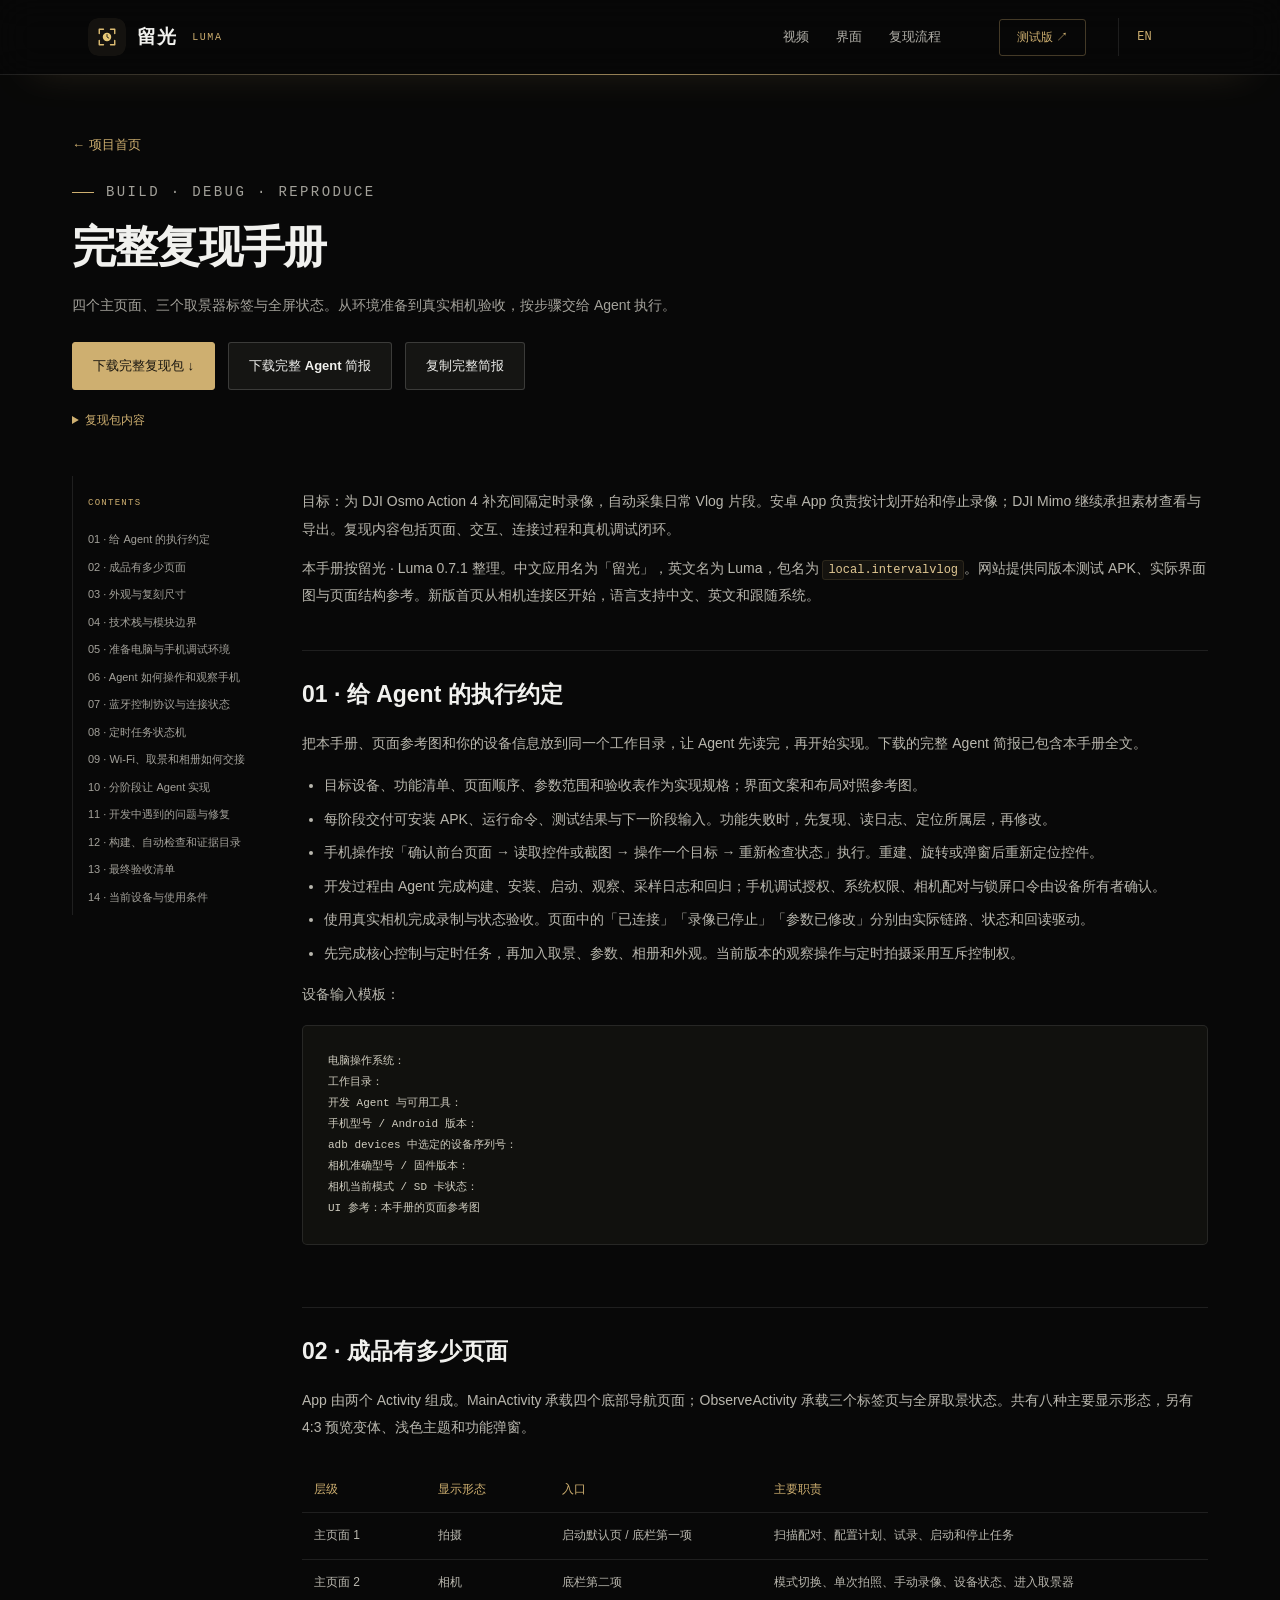
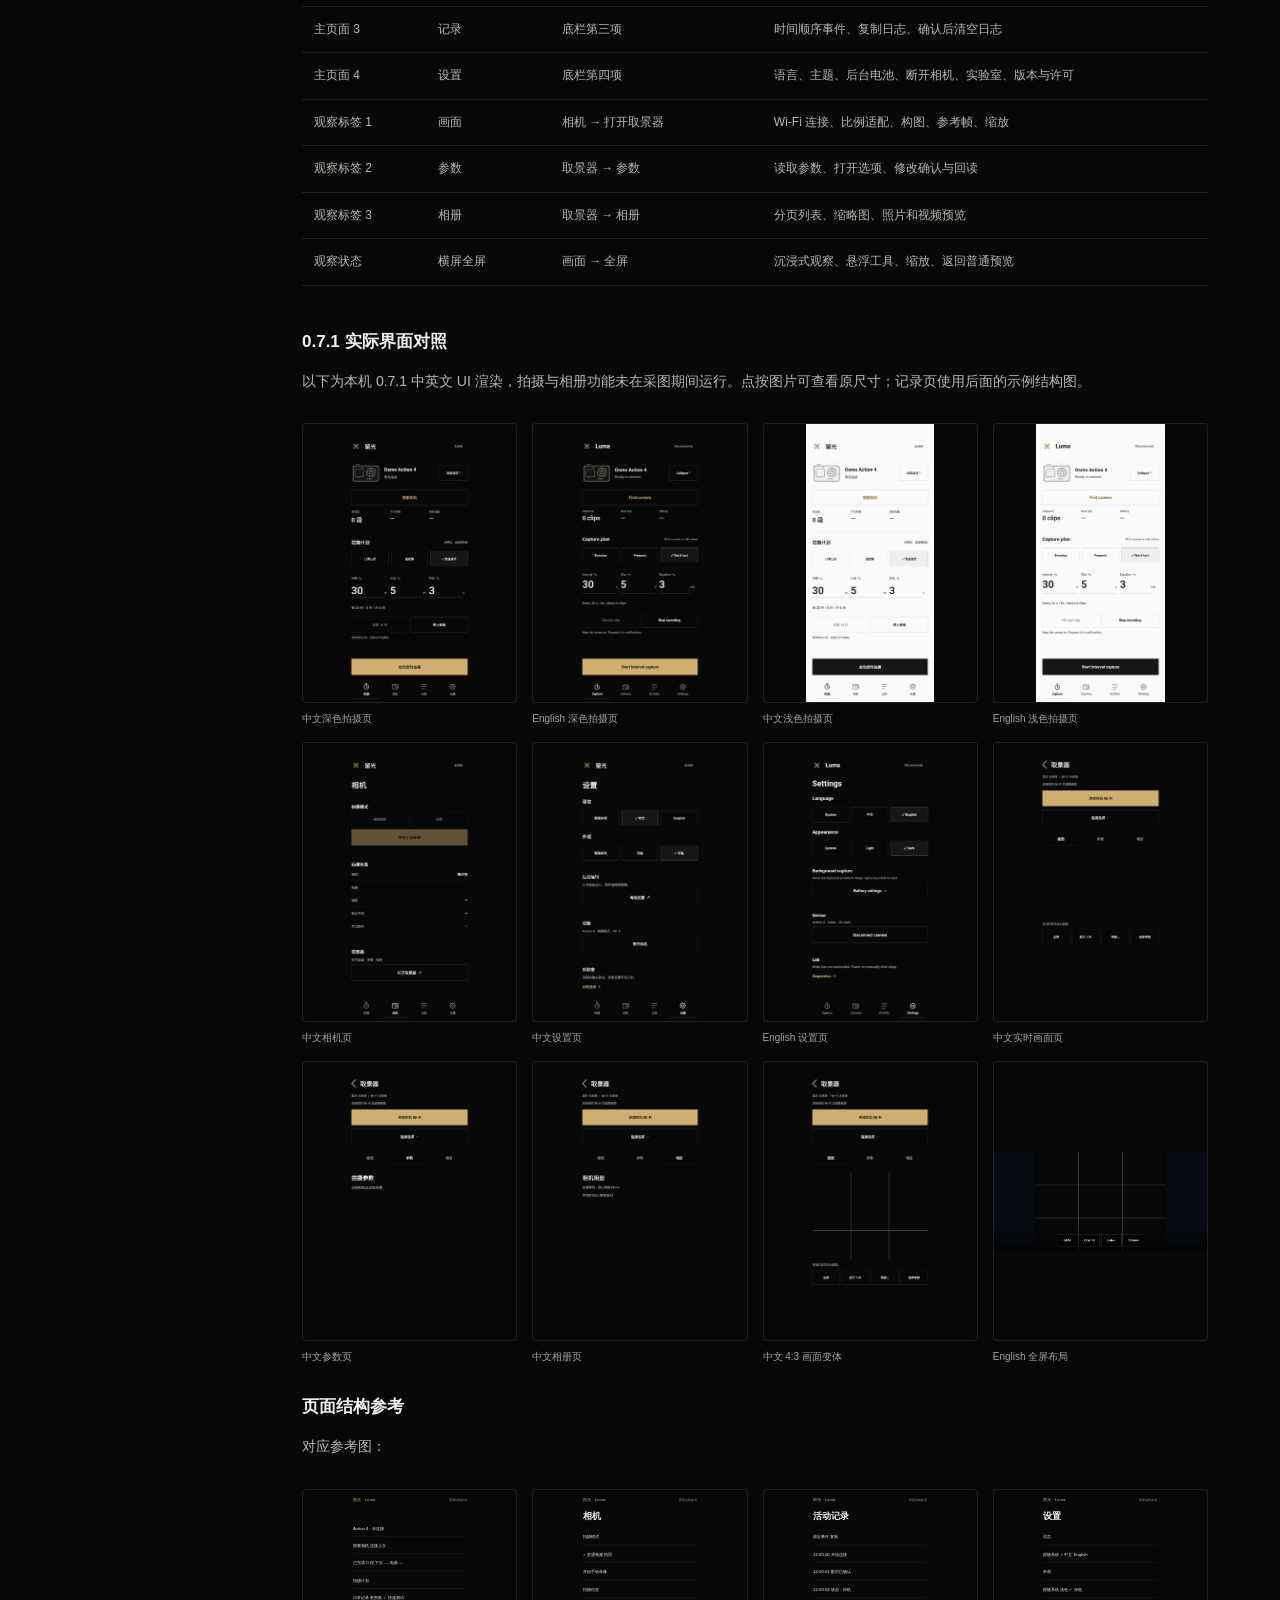
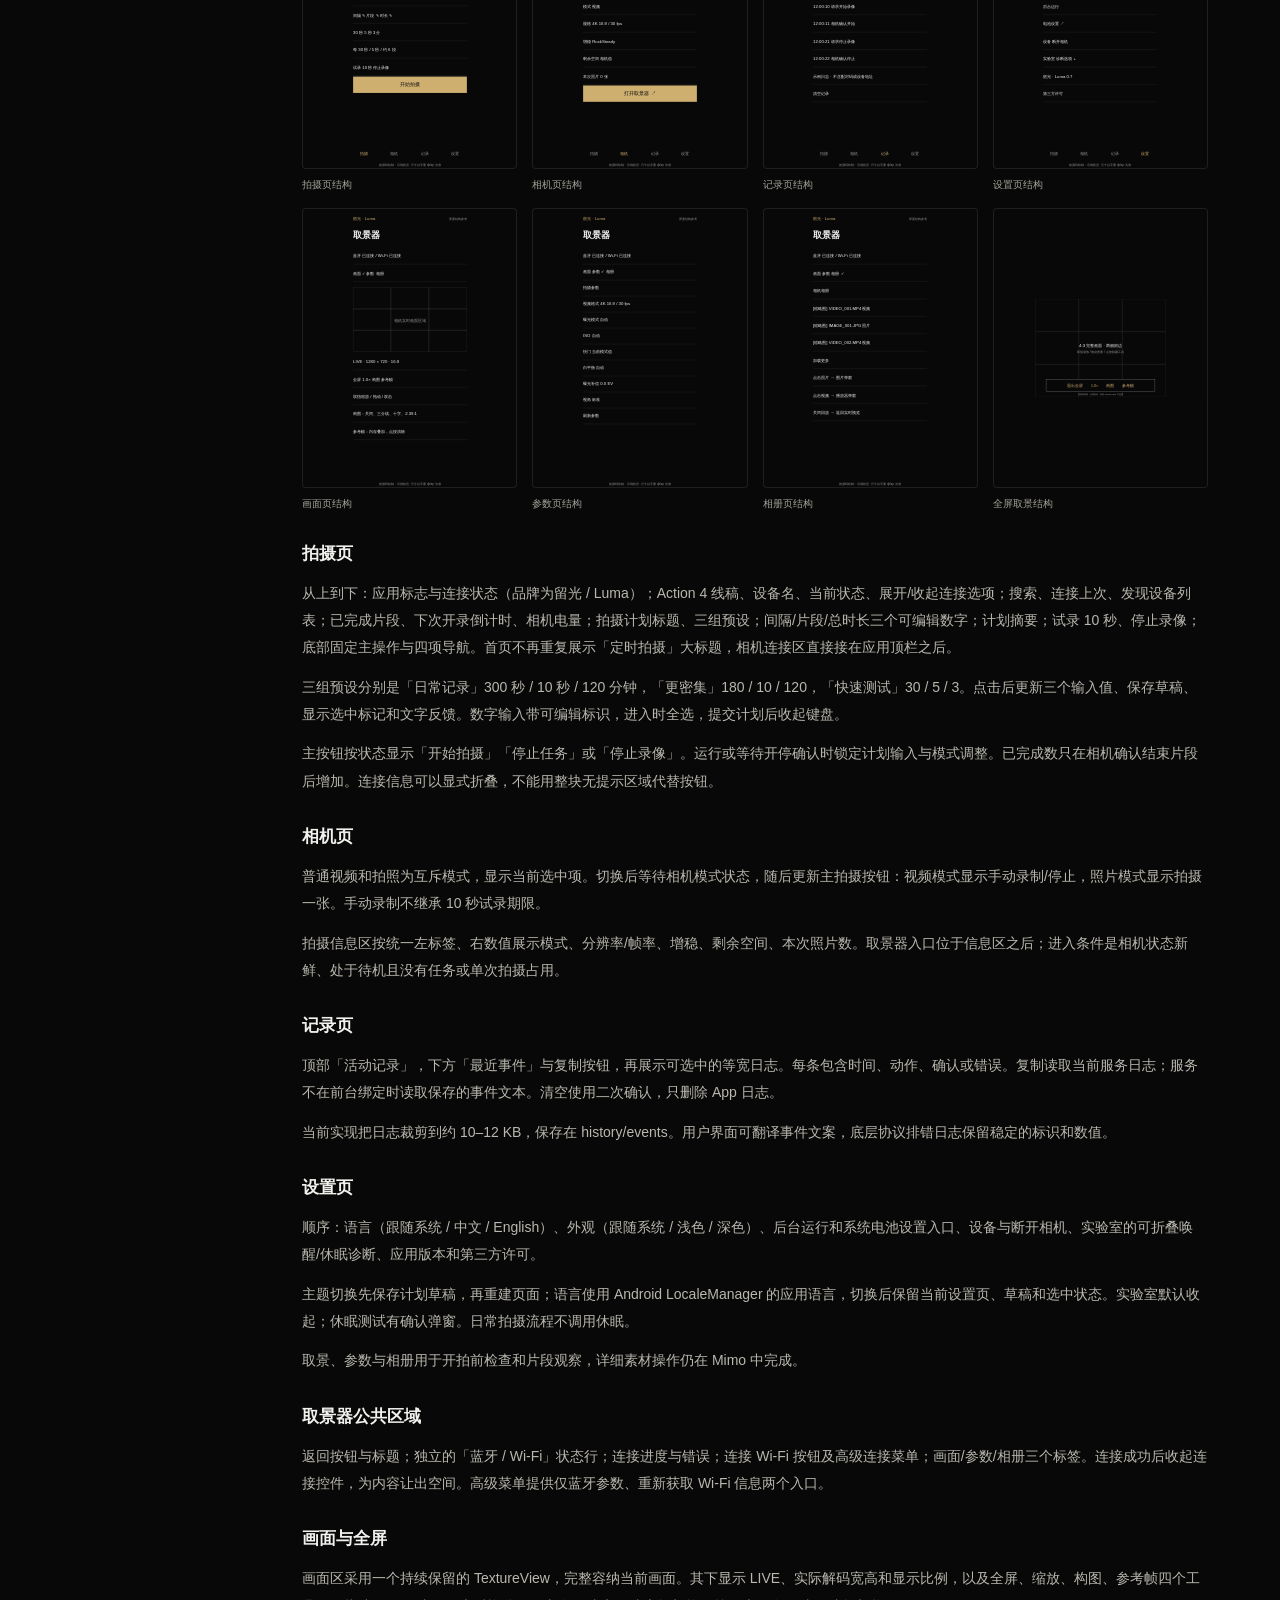
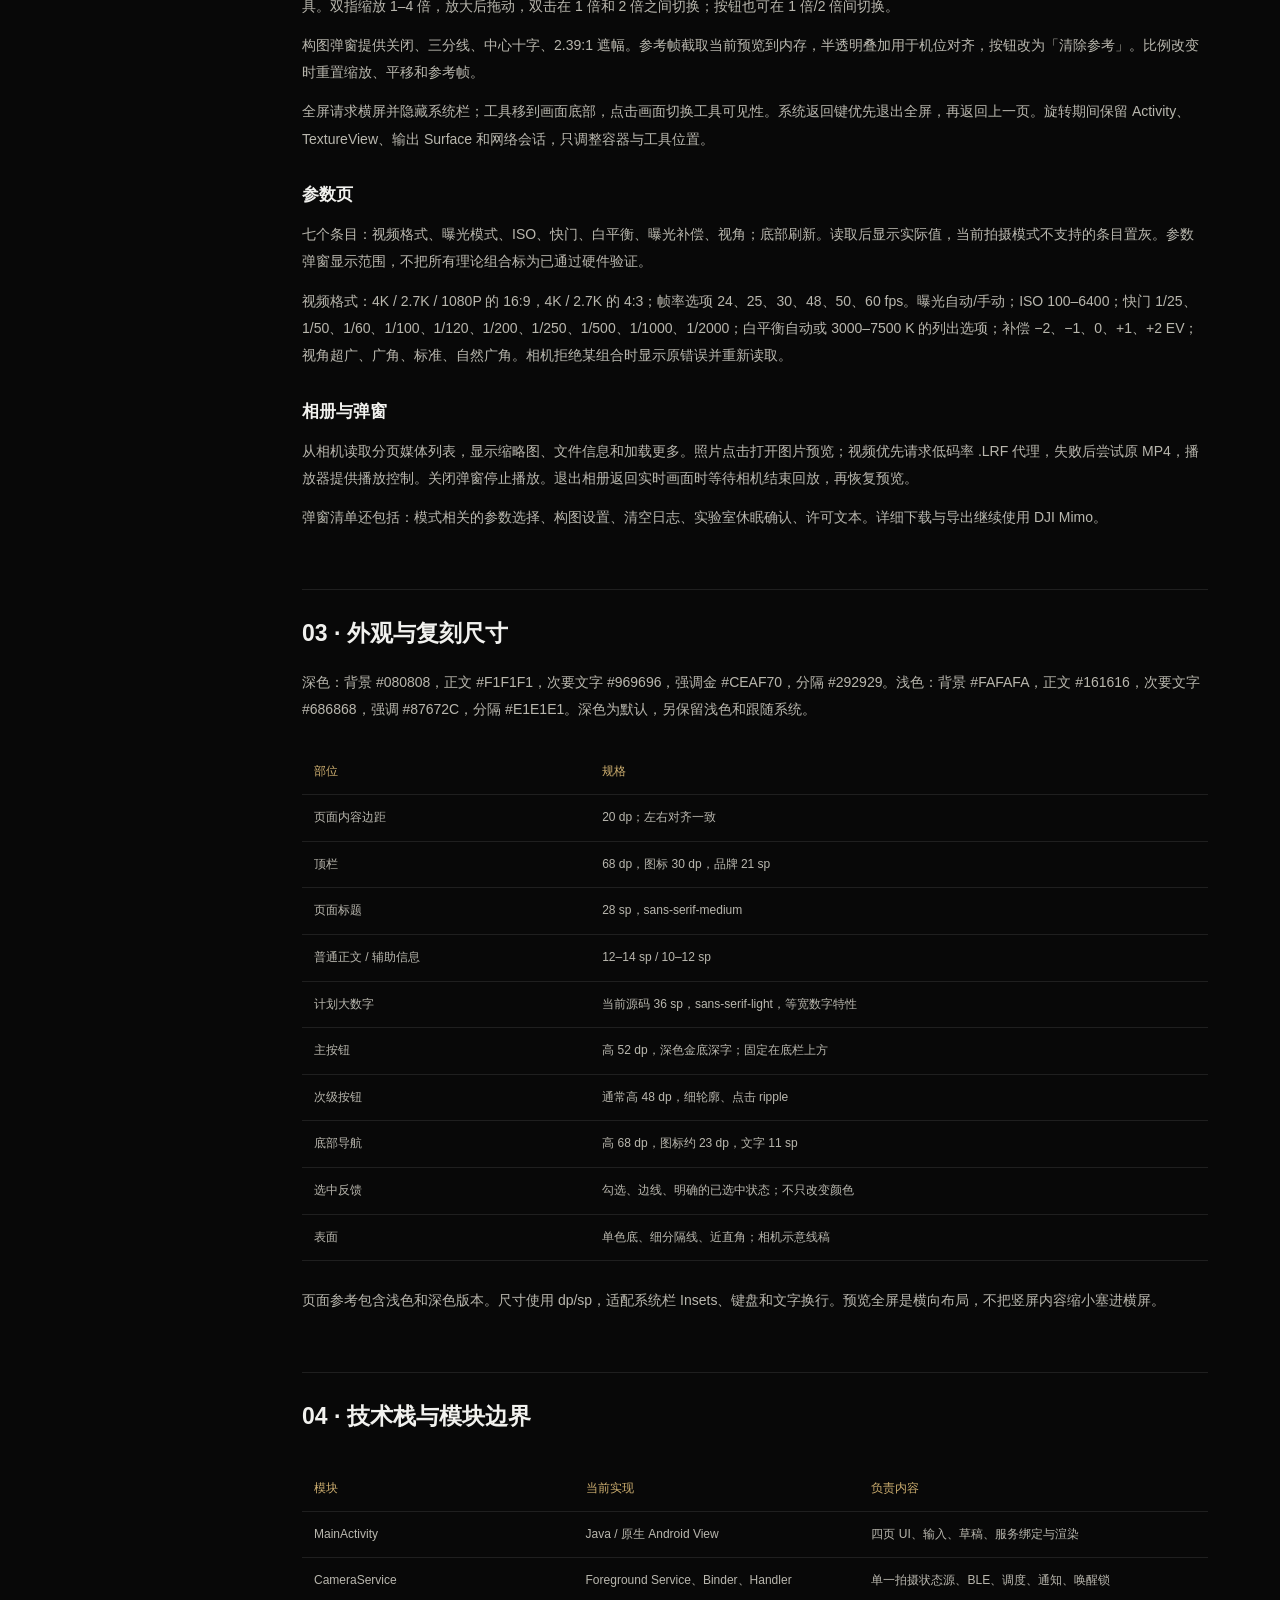
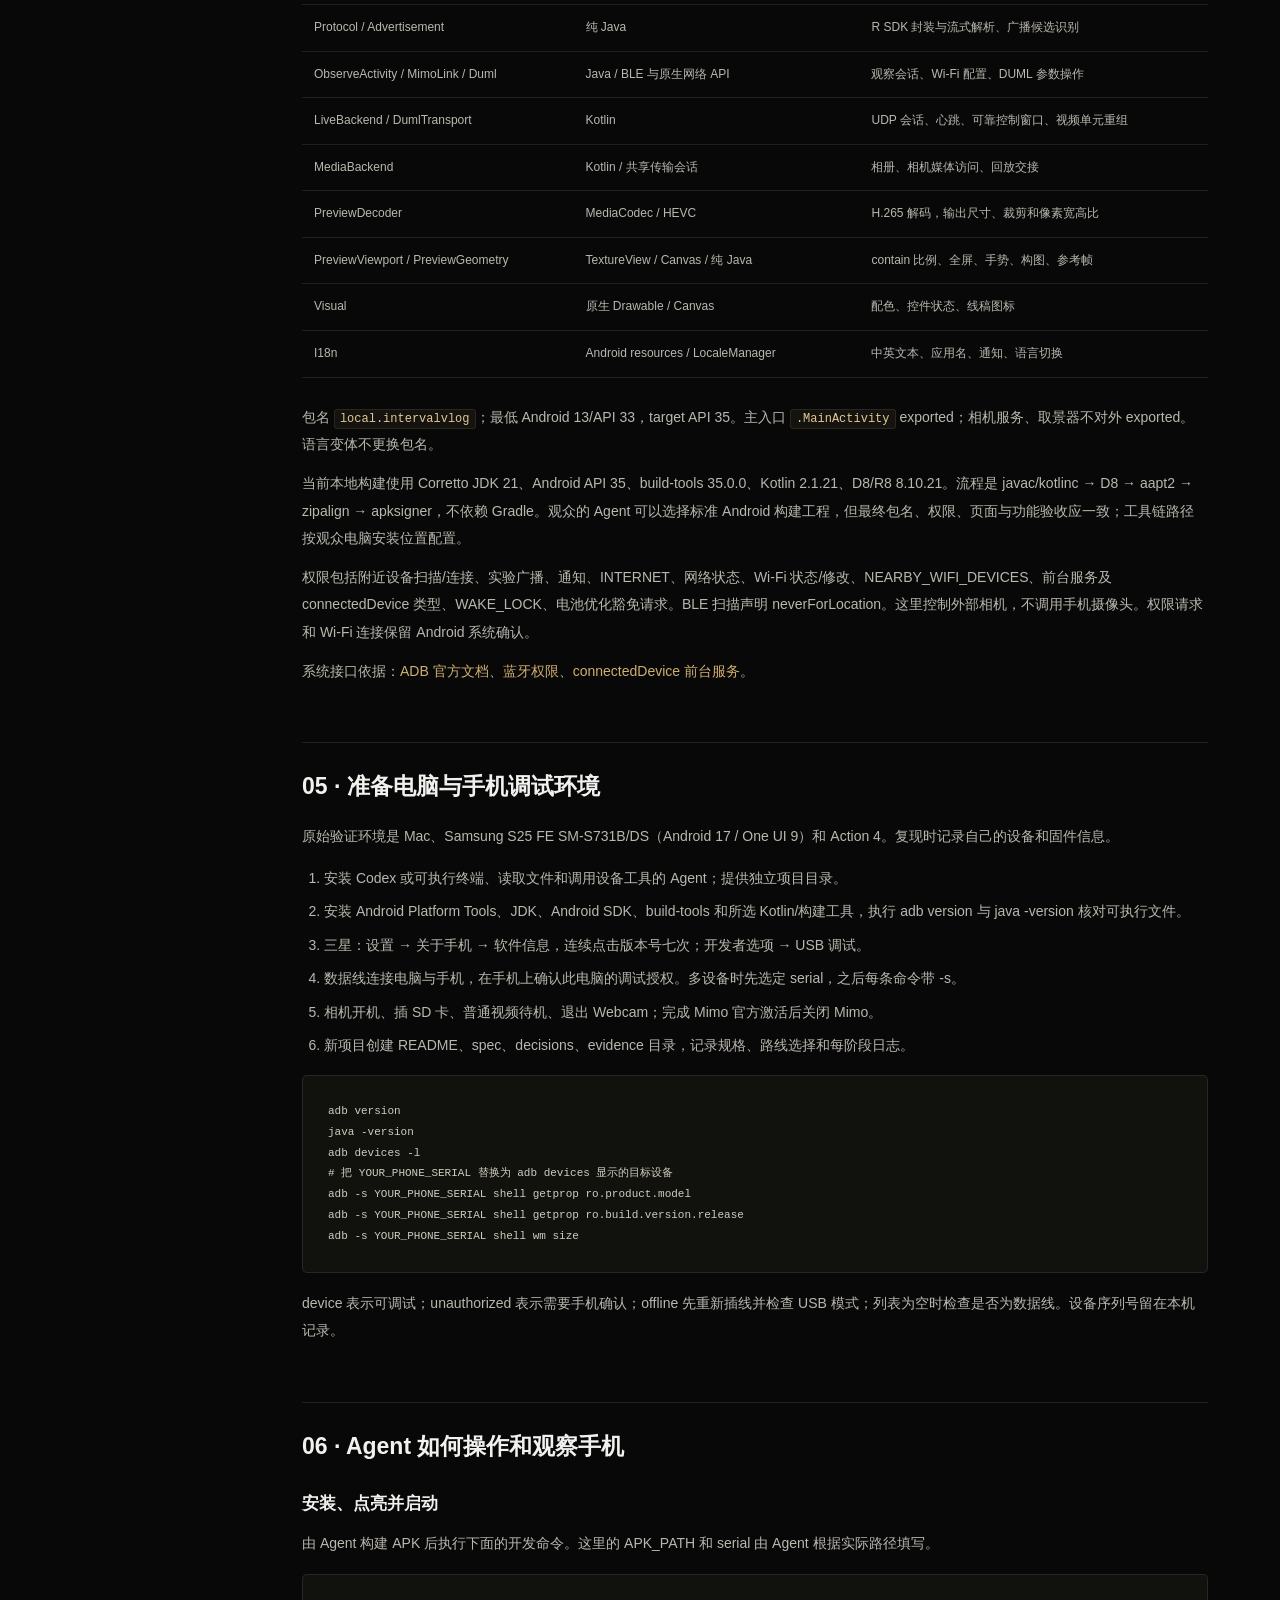
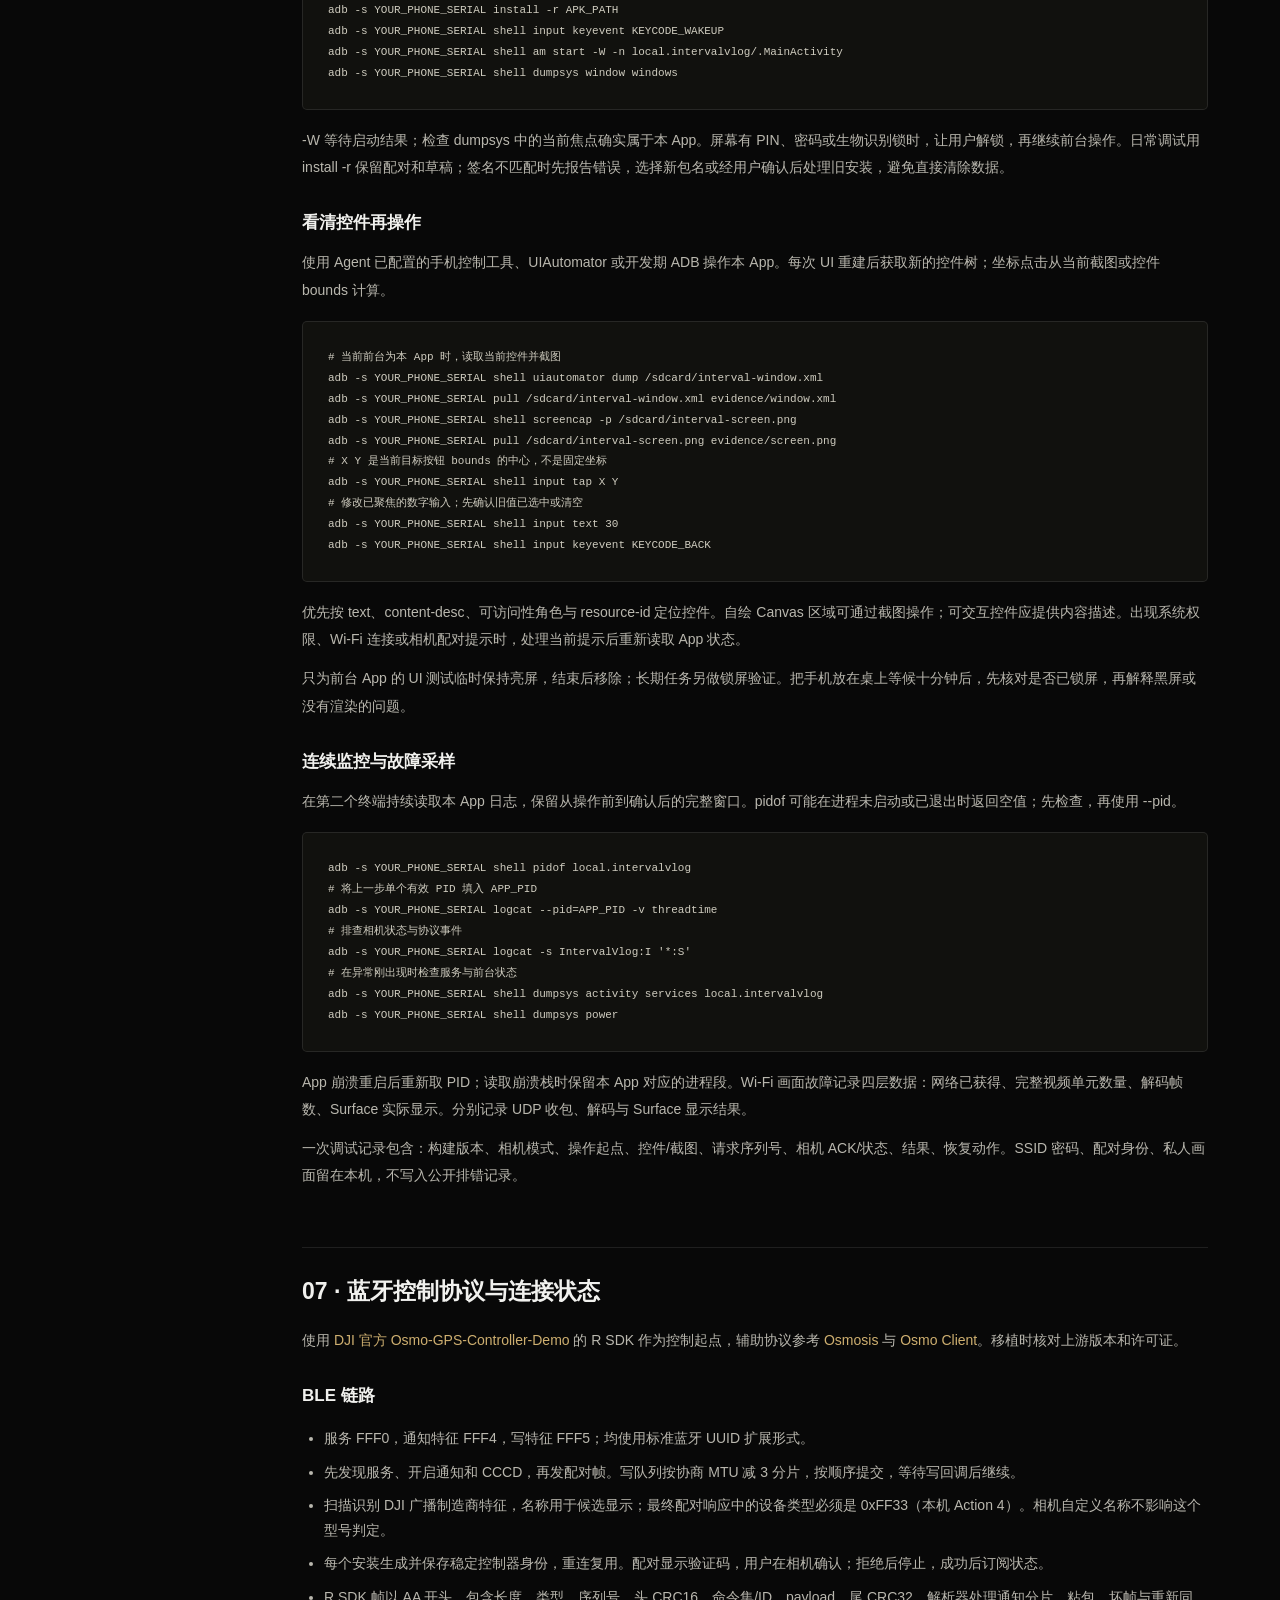
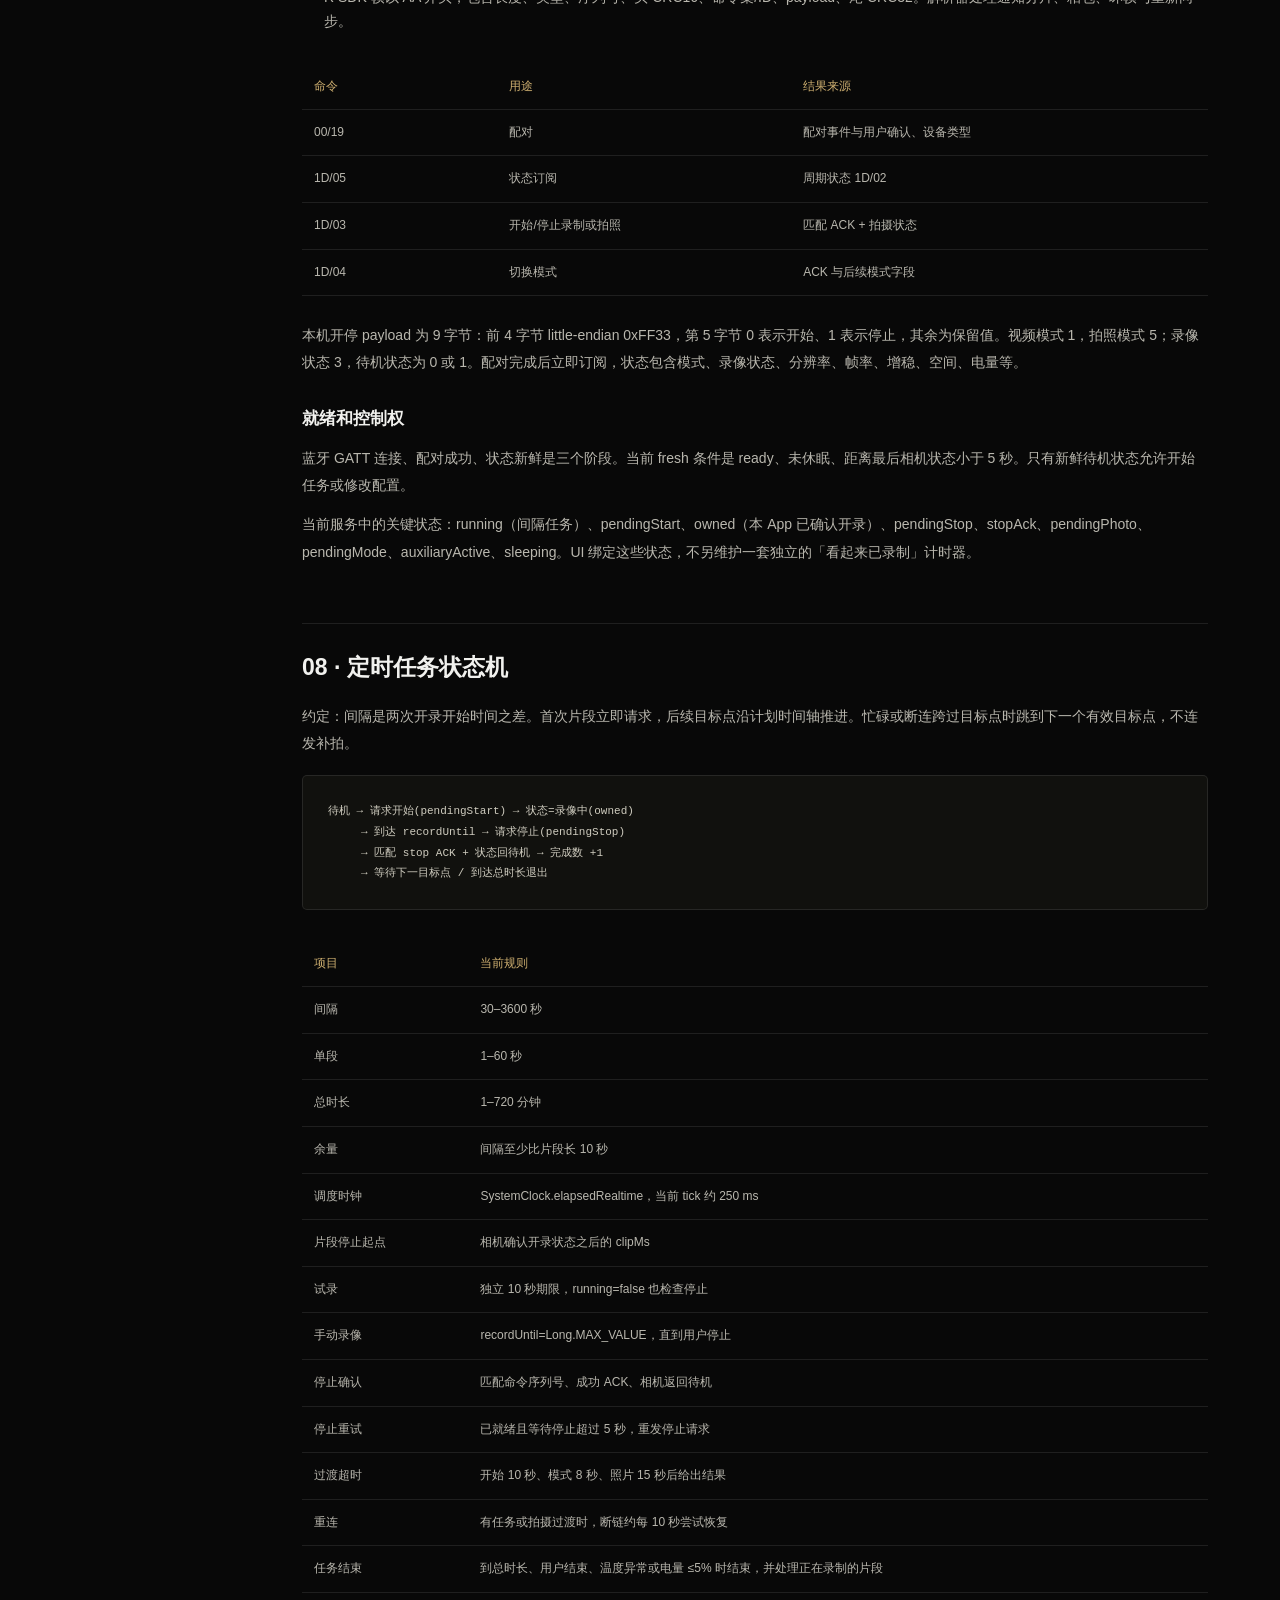
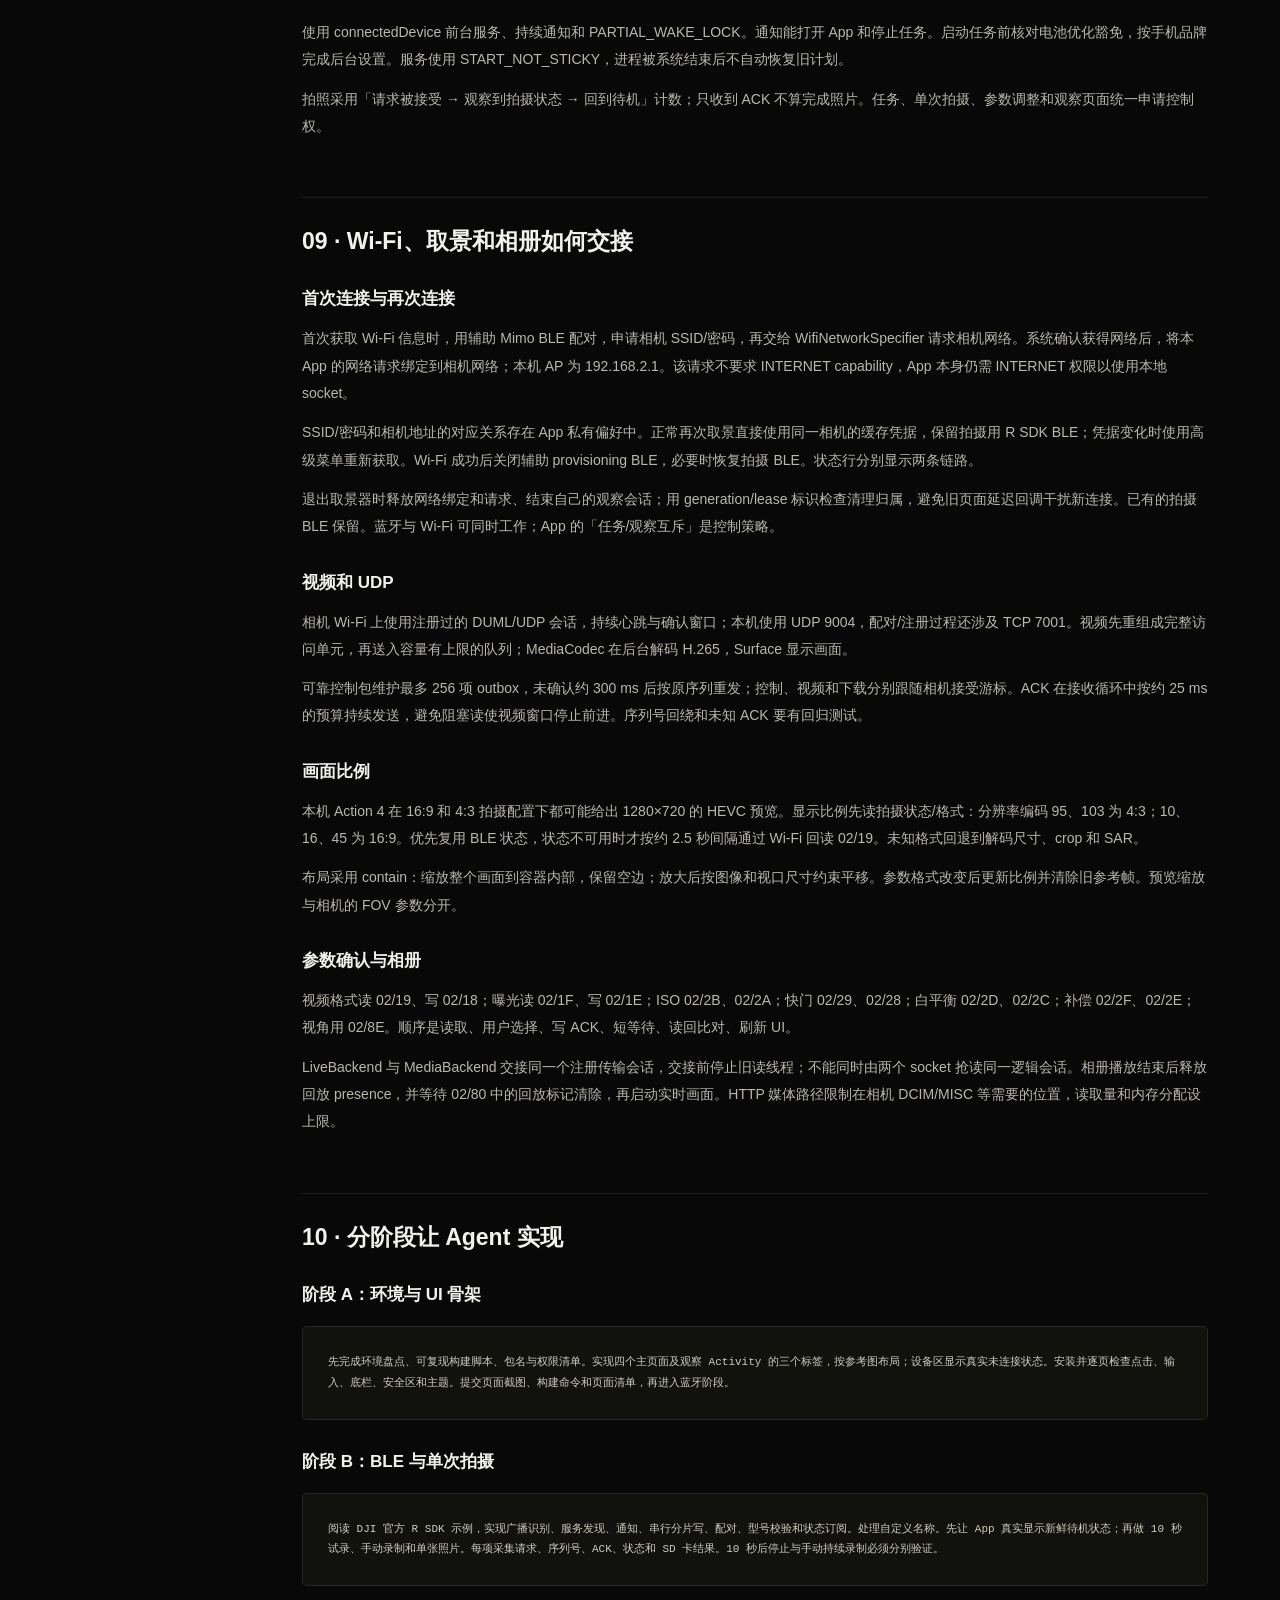
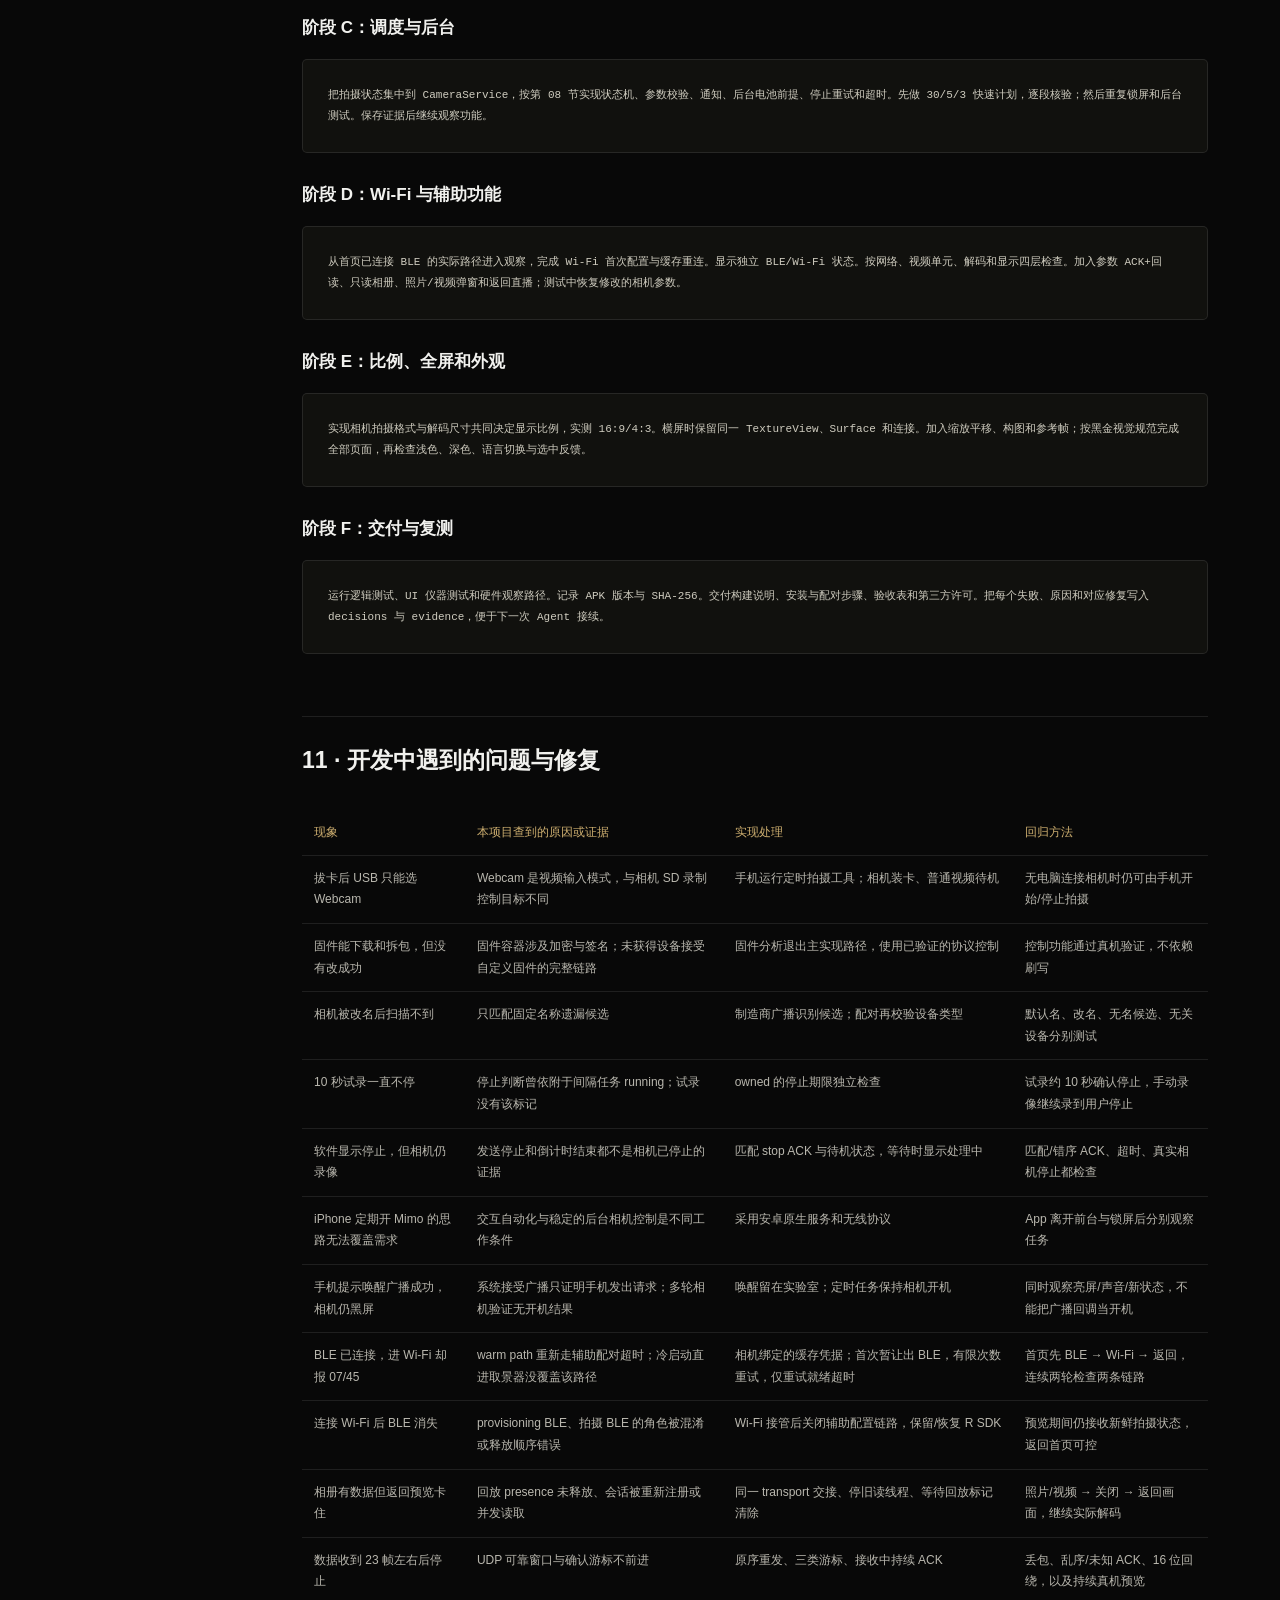
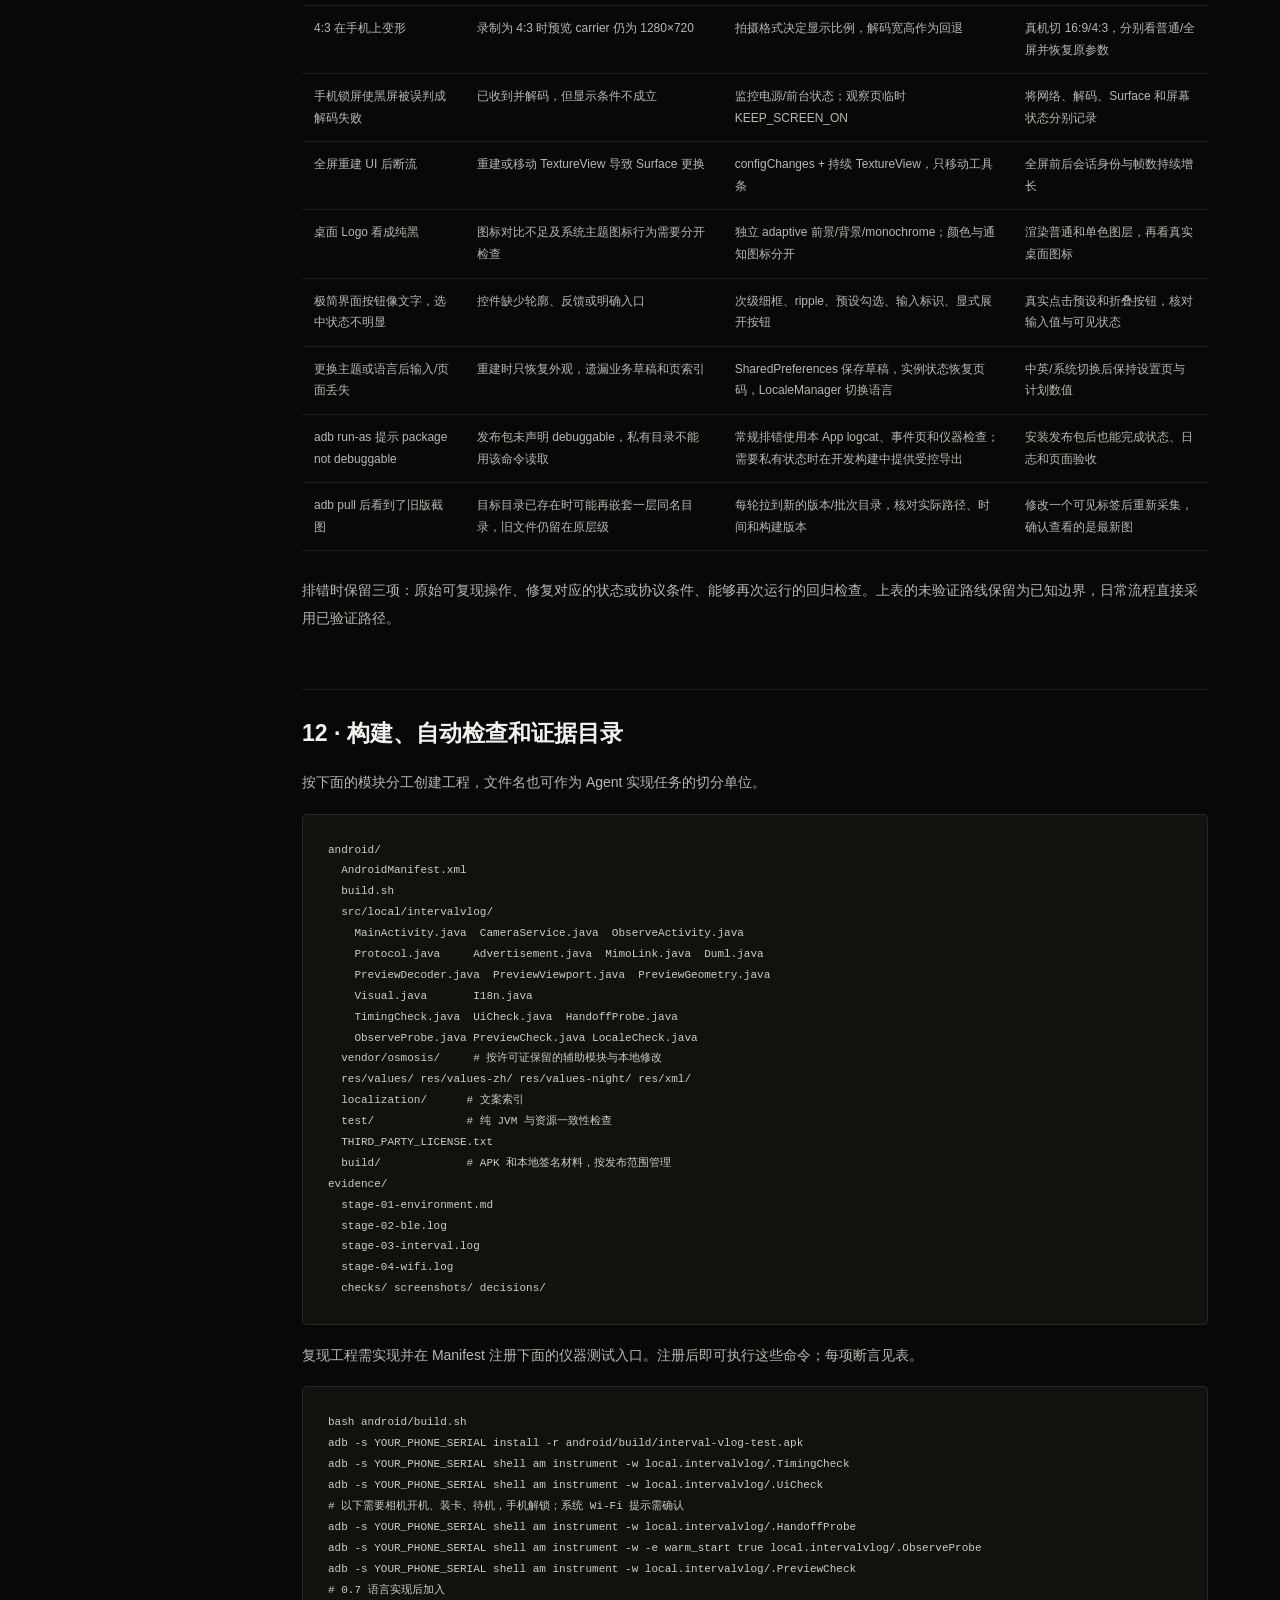
<file: docs/workflow.html>
<!doctype html>
<html lang="zh-CN" data-gintmr_ui-theme="dark" data-gintmr_ui-effects="off" data-gintmr_ui-grid="off" data-gintmr_ui-cursor="off" data-gintmr_ui-watermark="off"><head><meta charset="utf-8"><meta name="viewport" content="width=device-width, initial-scale=1"><meta name="theme-color" content="#080808"><meta name="description" content="完整复现相机定时拍摄 App：页面规格、技术栈、状态机、ADB 真机操作、阶段 Prompt、排错记录和验收表。"><meta http-equiv="Content-Security-Policy" content="default-src 'self'; script-src 'self'; style-src 'self'; img-src 'self'; media-src 'self'; connect-src 'none'; object-src 'none'; base-uri 'none'; form-action 'none'"><meta name="referrer" content="no-referrer"><title>复现工作流 — 留光 Luma</title><link rel="icon" href="./assets/icon.svg" type="image/svg+xml"><link rel="stylesheet" href="./ui/gintmr-ui.css"><link rel="stylesheet" href="./assets/site.css"><script type="module" src="./assets/site.js"></script></head><body><a class="gintmr_ui-skip-link" href="#main">跳至正文</a><header class="gintmr_ui-header gintmr_ui-header--flat"><div class="gintmr_ui-nav-container"><div class="gintmr_ui-header-shell"><a class="gintmr_ui-brand" href="./index.html" aria-label="留光首页"><img class="gintmr_ui-brand-mark" src="./assets/icon.svg" width="34" height="34" alt=""><span>留光</span><span class="brand-sub">LUMA</span></a><nav class="gintmr_ui-nav" id="main-nav" aria-label="主导航" data-gintmr_ui-open="false"><a href="./index.html#animation">视频</a><a href="./index.html#interface">界面</a><a href="./index.html#workflow">复现流程</a></nav><a class="nav-cta" href="./index.html#download">测试版 ↗</a><a class="language-switch" href="./workflow-en.html" lang="en" hreflang="en" aria-label="Switch to English">EN</a><div class="gintmr_ui-controls"><button class="gintmr_ui-menu-toggle" type="button" aria-label="展开导航" aria-expanded="false" aria-controls="main-nav"><svg class="gintmr_ui-icon gintmr_ui-icon-menu" viewBox="0 0 24 24" fill="none" stroke="currentColor" stroke-width="1.5" aria-hidden="true"><path d="M4 7h16M4 12h16M4 17h16"/></svg><svg class="gintmr_ui-icon gintmr_ui-icon-close" viewBox="0 0 24 24" fill="none" stroke="currentColor" stroke-width="1.5" aria-hidden="true"><path d="m6 6 12 12M6 18 18 6"/></svg></button></div></div></div></header><main class="wrap handbook" id="main"><div class="handbook-intro"><a class="text-link" href="./index.html">← 项目首页</a><p class="eyebrow">Build · debug · reproduce</p><h1>完整复现手册</h1><p>四个主页面、三个取景器标签与全屏状态。从环境准备到真实相机验收，按步骤交给 Agent 执行。</p><div class="actions"><a class="btn primary" href="./workflow/reproduction-kit.zip" download>下载完整复现包 ↓</a><a class="btn" href="./workflow/agent-brief.md" download>下载完整 Agent 简报</a><button class="btn" type="button" data-copy="agent-prompt">复制完整简报</button></div><span class="status" id="copy-status" role="status"></span><details class="kit-contents"><summary>复现包内容</summary><p>完整手册、完整 Agent 简报、18 张明暗主题页面结构图、0.7.1 中英文明暗实际界面、设计与文件索引。技术路线、调试步骤和排错案例均在手册中。</p></details></div><div class="manual-layout"><aside class="manual-toc" aria-label="手册目录"><span>CONTENTS</span><nav><a href="#brief">01 · 给 Agent 的执行约定</a><a href="#pages">02 · 成品有多少页面</a><a href="#design">03 · 外观与复刻尺寸</a><a href="#stack">04 · 技术栈与模块边界</a><a href="#prepare">05 · 准备电脑与手机调试环境</a><a href="#device-debug">06 · Agent 如何操作和观察手机</a><a href="#ble">07 · 蓝牙控制协议与连接状态</a><a href="#scheduler">08 · 定时任务状态机</a><a href="#wifi">09 · Wi-Fi、取景和相册如何交接</a><a href="#stages">10 · 分阶段让 Agent 实现</a><a href="#troubleshooting">11 · 开发中遇到的问题与修复</a><a href="#tests">12 · 构建、自动检查和证据目录</a><a href="#acceptance">13 · 最终验收清单</a><a href="#first-run">14 · 当前设备与使用条件</a></nav></aside><article class="doc manual-body"><p>目标：为 DJI Osmo Action 4 补充间隔定时录像，自动采集日常 Vlog 片段。安卓 App 负责按计划开始和停止录像；DJI Mimo 继续承担素材查看与导出。复现内容包括页面、交互、连接过程和真机调试闭环。</p><p>本手册按留光 · Luma 0.7.1 整理。中文应用名为「留光」，英文名为 Luma，包名为 <code>local.intervalvlog</code>。网站提供同版本测试 APK、实际界面图与页面结构参考。新版首页从相机连接区开始，语言支持中文、英文和跟随系统。</p><section id="brief"><h2>01 · 给 Agent 的执行约定</h2><p>把本手册、页面参考图和你的设备信息放到同一个工作目录，让 Agent 先读完，再开始实现。下载的完整 Agent 简报已包含本手册全文。</p><ul><li>目标设备、功能清单、页面顺序、参数范围和验收表作为实现规格；界面文案和布局对照参考图。</li><li>每阶段交付可安装 APK、运行命令、测试结果与下一阶段输入。功能失败时，先复现、读日志、定位所属层，再修改。</li><li>手机操作按「确认前台页面 → 读取控件或截图 → 操作一个目标 → 重新检查状态」执行。重建、旋转或弹窗后重新定位控件。</li><li>开发过程由 Agent 完成构建、安装、启动、观察、采样日志和回归；手机调试授权、系统权限、相机配对与锁屏口令由设备所有者确认。</li><li>使用真实相机完成录制与状态验收。页面中的「已连接」「录像已停止」「参数已修改」分别由实际链路、状态和回读驱动。</li><li>先完成核心控制与定时任务，再加入取景、参数、相册和外观。当前版本的观察操作与定时拍摄采用互斥控制权。</li></ul><p>设备输入模板：</p><pre><code>电脑操作系统：
工作目录：
开发 Agent 与可用工具：
手机型号 / Android 版本：
adb devices 中选定的设备序列号：
相机准确型号 / 固件版本：
相机当前模式 / SD 卡状态：
UI 参考：本手册的页面参考图</code></pre></section><section id="pages"><h2>02 · 成品有多少页面</h2><p>App 由两个 Activity 组成。MainActivity 承载四个底部导航页面；ObserveActivity 承载三个标签页与全屏取景状态。共有八种主要显示形态，另有 4:3 预览变体、浅色主题和功能弹窗。</p><div class="table-scroll"><table class="doc-table"><thead><tr><th scope="col">层级</th><th scope="col">显示形态</th><th scope="col">入口</th><th scope="col">主要职责</th></tr></thead><tbody><tr><td>主页面 1</td><td>拍摄</td><td>启动默认页 / 底栏第一项</td><td>扫描配对、配置计划、试录、启动和停止任务</td></tr><tr><td>主页面 2</td><td>相机</td><td>底栏第二项</td><td>模式切换、单次拍照、手动录像、设备状态、进入取景器</td></tr><tr><td>主页面 3</td><td>记录</td><td>底栏第三项</td><td>时间顺序事件、复制日志、确认后清空日志</td></tr><tr><td>主页面 4</td><td>设置</td><td>底栏第四项</td><td>语言、主题、后台电池、断开相机、实验室、版本与许可</td></tr><tr><td>观察标签 1</td><td>画面</td><td>相机 → 打开取景器</td><td>Wi-Fi 连接、比例适配、构图、参考帧、缩放</td></tr><tr><td>观察标签 2</td><td>参数</td><td>取景器 → 参数</td><td>读取参数、打开选项、修改确认与回读</td></tr><tr><td>观察标签 3</td><td>相册</td><td>取景器 → 相册</td><td>分页列表、缩略图、照片和视频预览</td></tr><tr><td>观察状态</td><td>横屏全屏</td><td>画面 → 全屏</td><td>沉浸式观察、悬浮工具、缩放、返回普通预览</td></tr></tbody></table></div><h3>0.7.1 实际界面对照</h3><p>以下为本机 0.7.1 中英文 UI 渲染，拍摄与相册功能未在采图期间运行。点按图片可查看原尺寸；记录页使用后面的示例结构图。</p><div class="screen-gallery"><figure><a href="./assets/app/0.7.1/zh-dark-shooting.png"><img src="./assets/app/0.7.1/zh-dark-shooting.png" alt="中文深色拍摄页" loading="lazy"></a><figcaption>中文深色拍摄页</figcaption></figure><figure><a href="./assets/app/0.7.1/en-dark-shooting.png"><img src="./assets/app/0.7.1/en-dark-shooting.png" alt="English 深色拍摄页" loading="lazy"></a><figcaption>English 深色拍摄页</figcaption></figure><figure><a href="./assets/app/0.7.1/zh-light-shooting.png"><img src="./assets/app/0.7.1/zh-light-shooting.png" alt="中文浅色拍摄页" loading="lazy"></a><figcaption>中文浅色拍摄页</figcaption></figure><figure><a href="./assets/app/0.7.1/en-light-shooting.png"><img src="./assets/app/0.7.1/en-light-shooting.png" alt="English 浅色拍摄页" loading="lazy"></a><figcaption>English 浅色拍摄页</figcaption></figure><figure><a href="./assets/app/0.7.1/zh-dark-camera.png"><img src="./assets/app/0.7.1/zh-dark-camera.png" alt="中文相机页" loading="lazy"></a><figcaption>中文相机页</figcaption></figure><figure><a href="./assets/app/0.7.1/zh-dark-settings.png"><img src="./assets/app/0.7.1/zh-dark-settings.png" alt="中文设置页" loading="lazy"></a><figcaption>中文设置页</figcaption></figure><figure><a href="./assets/app/0.7.1/en-dark-settings.png"><img src="./assets/app/0.7.1/en-dark-settings.png" alt="English 设置页" loading="lazy"></a><figcaption>English 设置页</figcaption></figure><figure><a href="./assets/app/0.7.1/zh-dark-live.png"><img src="./assets/app/0.7.1/zh-dark-live.png" alt="中文实时画面页" loading="lazy"></a><figcaption>中文实时画面页</figcaption></figure><figure><a href="./assets/app/0.7.1/zh-dark-parameters.png"><img src="./assets/app/0.7.1/zh-dark-parameters.png" alt="中文参数页" loading="lazy"></a><figcaption>中文参数页</figcaption></figure><figure><a href="./assets/app/0.7.1/zh-dark-album.png"><img src="./assets/app/0.7.1/zh-dark-album.png" alt="中文相册页" loading="lazy"></a><figcaption>中文相册页</figcaption></figure><figure><a href="./assets/app/0.7.1/zh-dark-live-4-3.png"><img src="./assets/app/0.7.1/zh-dark-live-4-3.png" alt="中文 4:3 画面变体" loading="lazy"></a><figcaption>中文 4:3 画面变体</figcaption></figure><figure><a href="./assets/app/0.7.1/en-dark-fullscreen.png"><img src="./assets/app/0.7.1/en-dark-fullscreen.png" alt="English 全屏布局" loading="lazy"></a><figcaption>English 全屏布局</figcaption></figure></div><h3>页面结构参考</h3><p>对应参考图：</p><div class="screen-gallery"><figure><a href="./assets/screens/shooting-dark.svg"><img src="./assets/screens/shooting-dark.svg" alt="拍摄页结构" loading="lazy"></a><figcaption>拍摄页结构</figcaption></figure><figure><a href="./assets/screens/camera-dark.svg"><img src="./assets/screens/camera-dark.svg" alt="相机页结构" loading="lazy"></a><figcaption>相机页结构</figcaption></figure><figure><a href="./assets/screens/history-dark.svg"><img src="./assets/screens/history-dark.svg" alt="记录页结构" loading="lazy"></a><figcaption>记录页结构</figcaption></figure><figure><a href="./assets/screens/settings-dark.svg"><img src="./assets/screens/settings-dark.svg" alt="设置页结构" loading="lazy"></a><figcaption>设置页结构</figcaption></figure><figure><a href="./assets/screens/live-dark.svg"><img src="./assets/screens/live-dark.svg" alt="画面页结构" loading="lazy"></a><figcaption>画面页结构</figcaption></figure><figure><a href="./assets/screens/parameters-dark.svg"><img src="./assets/screens/parameters-dark.svg" alt="参数页结构" loading="lazy"></a><figcaption>参数页结构</figcaption></figure><figure><a href="./assets/screens/album-dark.svg"><img src="./assets/screens/album-dark.svg" alt="相册页结构" loading="lazy"></a><figcaption>相册页结构</figcaption></figure><figure><a href="./assets/screens/fullscreen-dark.svg"><img src="./assets/screens/fullscreen-dark.svg" alt="全屏取景结构" loading="lazy"></a><figcaption>全屏取景结构</figcaption></figure></div><h3>拍摄页</h3><p>从上到下：应用标志与连接状态（品牌为留光 / Luma）；Action 4 线稿、设备名、当前状态、展开/收起连接选项；搜索、连接上次、发现设备列表；已完成片段、下次开录倒计时、相机电量；拍摄计划标题、三组预设；间隔/片段/总时长三个可编辑数字；计划摘要；试录 10 秒、停止录像；底部固定主操作与四项导航。首页不再重复展示「定时拍摄」大标题，相机连接区直接接在应用顶栏之后。</p><p>三组预设分别是「日常记录」300 秒 / 10 秒 / 120 分钟，「更密集」180 / 10 / 120，「快速测试」30 / 5 / 3。点击后更新三个输入值、保存草稿、显示选中标记和文字反馈。数字输入带可编辑标识，进入时全选，提交计划后收起键盘。</p><p>主按钮按状态显示「开始拍摄」「停止任务」或「停止录像」。运行或等待开停确认时锁定计划输入与模式调整。已完成数只在相机确认结束片段后增加。连接信息可以显式折叠，不能用整块无提示区域代替按钮。</p><h3>相机页</h3><p>普通视频和拍照为互斥模式，显示当前选中项。切换后等待相机模式状态，随后更新主拍摄按钮：视频模式显示手动录制/停止，照片模式显示拍摄一张。手动录制不继承 10 秒试录期限。</p><p>拍摄信息区按统一左标签、右数值展示模式、分辨率/帧率、增稳、剩余空间、本次照片数。取景器入口位于信息区之后；进入条件是相机状态新鲜、处于待机且没有任务或单次拍摄占用。</p><h3>记录页</h3><p>顶部「活动记录」，下方「最近事件」与复制按钮，再展示可选中的等宽日志。每条包含时间、动作、确认或错误。复制读取当前服务日志；服务不在前台绑定时读取保存的事件文本。清空使用二次确认，只删除 App 日志。</p><p>当前实现把日志裁剪到约 10–12 KB，保存在 history/events。用户界面可翻译事件文案，底层协议排错日志保留稳定的标识和数值。</p><h3>设置页</h3><p>顺序：语言（跟随系统 / 中文 / English）、外观（跟随系统 / 浅色 / 深色）、后台运行和系统电池设置入口、设备与断开相机、实验室的可折叠唤醒/休眠诊断、应用版本和第三方许可。</p><p>主题切换先保存计划草稿，再重建页面；语言使用 Android LocaleManager 的应用语言，切换后保留当前设置页、草稿和选中状态。实验室默认收起；休眠测试有确认弹窗。日常拍摄流程不调用休眠。</p><p>取景、参数与相册用于开拍前检查和片段观察，详细素材操作仍在 Mimo 中完成。</p><h3>取景器公共区域</h3><p>返回按钮与标题；独立的「蓝牙 / Wi-Fi」状态行；连接进度与错误；连接 Wi-Fi 按钮及高级连接菜单；画面/参数/相册三个标签。连接成功后收起连接控件，为内容让出空间。高级菜单提供仅蓝牙参数、重新获取 Wi-Fi 信息两个入口。</p><h3>画面与全屏</h3><p>画面区采用一个持续保留的 TextureView，完整容纳当前画面。其下显示 LIVE、实际解码宽高和显示比例，以及全屏、缩放、构图、参考帧四个工具。双指缩放 1–4 倍，放大后拖动，双击在 1 倍和 2 倍之间切换；按钮也可在 1 倍/2 倍间切换。</p><p>构图弹窗提供关闭、三分线、中心十字、2.39:1 遮幅。参考帧截取当前预览到内存，半透明叠加用于机位对齐，按钮改为「清除参考」。比例改变时重置缩放、平移和参考帧。</p><p>全屏请求横屏并隐藏系统栏；工具移到画面底部，点击画面切换工具可见性。系统返回键优先退出全屏，再返回上一页。旋转期间保留 Activity、TextureView、输出 Surface 和网络会话，只调整容器与工具位置。</p><h3>参数页</h3><p>七个条目：视频格式、曝光模式、ISO、快门、白平衡、曝光补偿、视角；底部刷新。读取后显示实际值，当前拍摄模式不支持的条目置灰。参数弹窗显示范围，不把所有理论组合标为已通过硬件验证。</p><p>视频格式：4K / 2.7K / 1080P 的 16:9，4K / 2.7K 的 4:3；帧率选项 24、25、30、48、50、60 fps。曝光自动/手动；ISO 100–6400；快门 1/25、1/50、1/60、1/100、1/120、1/200、1/250、1/500、1/1000、1/2000；白平衡自动或 3000–7500 K 的列出选项；补偿 −2、−1、0、+1、+2 EV；视角超广、广角、标准、自然广角。相机拒绝某组合时显示原错误并重新读取。</p><h3>相册与弹窗</h3><p>从相机读取分页媒体列表，显示缩略图、文件信息和加载更多。照片点击打开图片预览；视频优先请求低码率 .LRF 代理，失败后尝试原 MP4，播放器提供播放控制。关闭弹窗停止播放。退出相册返回实时画面时等待相机结束回放，再恢复预览。</p><p>弹窗清单还包括：模式相关的参数选择、构图设置、清空日志、实验室休眠确认、许可文本。详细下载与导出继续使用 DJI Mimo。</p></section><section id="design"><h2>03 · 外观与复刻尺寸</h2><p>深色：背景 #080808，正文 #F1F1F1，次要文字 #969696，强调金 #CEAF70，分隔 #292929。浅色：背景 #FAFAFA，正文 #161616，次要文字 #686868，强调 #87672C，分隔 #E1E1E1。深色为默认，另保留浅色和跟随系统。</p><div class="table-scroll"><table class="doc-table"><thead><tr><th scope="col">部位</th><th scope="col">规格</th></tr></thead><tbody><tr><td>页面内容边距</td><td>20 dp；左右对齐一致</td></tr><tr><td>顶栏</td><td>68 dp，图标 30 dp，品牌 21 sp</td></tr><tr><td>页面标题</td><td>28 sp，sans-serif-medium</td></tr><tr><td>普通正文 / 辅助信息</td><td>12–14 sp / 10–12 sp</td></tr><tr><td>计划大数字</td><td>当前源码 36 sp，sans-serif-light，等宽数字特性</td></tr><tr><td>主按钮</td><td>高 52 dp，深色金底深字；固定在底栏上方</td></tr><tr><td>次级按钮</td><td>通常高 48 dp，细轮廓、点击 ripple</td></tr><tr><td>底部导航</td><td>高 68 dp，图标约 23 dp，文字 11 sp</td></tr><tr><td>选中反馈</td><td>勾选、边线、明确的已选中状态；不只改变颜色</td></tr><tr><td>表面</td><td>单色底、细分隔线、近直角；相机示意线稿</td></tr></tbody></table></div><p>页面参考包含浅色和深色版本。尺寸使用 dp/sp，适配系统栏 Insets、键盘和文字换行。预览全屏是横向布局，不把竖屏内容缩小塞进横屏。</p></section><section id="stack"><h2>04 · 技术栈与模块边界</h2><div class="table-scroll"><table class="doc-table"><thead><tr><th scope="col">模块</th><th scope="col">当前实现</th><th scope="col">负责内容</th></tr></thead><tbody><tr><td>MainActivity</td><td>Java / 原生 Android View</td><td>四页 UI、输入、草稿、服务绑定与渲染</td></tr><tr><td>CameraService</td><td>Foreground Service、Binder、Handler</td><td>单一拍摄状态源、BLE、调度、通知、唤醒锁</td></tr><tr><td>Protocol / Advertisement</td><td>纯 Java</td><td>R SDK 封装与流式解析、广播候选识别</td></tr><tr><td>ObserveActivity / MimoLink / Duml</td><td>Java / BLE 与原生网络 API</td><td>观察会话、Wi-Fi 配置、DUML 参数操作</td></tr><tr><td>LiveBackend / DumlTransport</td><td>Kotlin</td><td>UDP 会话、心跳、可靠控制窗口、视频单元重组</td></tr><tr><td>MediaBackend</td><td>Kotlin / 共享传输会话</td><td>相册、相机媒体访问、回放交接</td></tr><tr><td>PreviewDecoder</td><td>MediaCodec / HEVC</td><td>H.265 解码，输出尺寸、裁剪和像素宽高比</td></tr><tr><td>PreviewViewport / PreviewGeometry</td><td>TextureView / Canvas / 纯 Java</td><td>contain 比例、全屏、手势、构图、参考帧</td></tr><tr><td>Visual</td><td>原生 Drawable / Canvas</td><td>配色、控件状态、线稿图标</td></tr><tr><td>I18n</td><td>Android resources / LocaleManager</td><td>中英文本、应用名、通知、语言切换</td></tr></tbody></table></div><p>包名 <code>local.intervalvlog</code>；最低 Android 13/API 33，target API 35。主入口 <code>.MainActivity</code> exported；相机服务、取景器不对外 exported。语言变体不更换包名。</p><p>当前本地构建使用 Corretto JDK 21、Android API 35、build-tools 35.0.0、Kotlin 2.1.21、D8/R8 8.10.21。流程是 javac/kotlinc → D8 → aapt2 → zipalign → apksigner，不依赖 Gradle。观众的 Agent 可以选择标准 Android 构建工程，但最终包名、权限、页面与功能验收应一致；工具链路径按观众电脑安装位置配置。</p><p>权限包括附近设备扫描/连接、实验广播、通知、INTERNET、网络状态、Wi-Fi 状态/修改、NEARBY_WIFI_DEVICES、前台服务及 connectedDevice 类型、WAKE_LOCK、电池优化豁免请求。BLE 扫描声明 neverForLocation。这里控制外部相机，不调用手机摄像头。权限请求和 Wi-Fi 连接保留 Android 系统确认。</p><p>系统接口依据：<a href="https://developer.android.com/tools/adb">ADB 官方文档</a>、<a href="https://developer.android.com/develop/connectivity/bluetooth/bt-permissions">蓝牙权限</a>、<a href="https://developer.android.com/develop/background-work/services/fgs/service-types#connected-device">connectedDevice 前台服务</a>。</p></section><section id="prepare"><h2>05 · 准备电脑与手机调试环境</h2><p>原始验证环境是 Mac、Samsung S25 FE SM-S731B/DS（Android 17 / One UI 9）和 Action 4。复现时记录自己的设备和固件信息。</p><ol><li>安装 Codex 或可执行终端、读取文件和调用设备工具的 Agent；提供独立项目目录。</li><li>安装 Android Platform Tools、JDK、Android SDK、build-tools 和所选 Kotlin/构建工具，执行 adb version 与 java -version 核对可执行文件。</li><li>三星：设置 → 关于手机 → 软件信息，连续点击版本号七次；开发者选项 → USB 调试。</li><li>数据线连接电脑与手机，在手机上确认此电脑的调试授权。多设备时先选定 serial，之后每条命令带 -s。</li><li>相机开机、插 SD 卡、普通视频待机、退出 Webcam；完成 Mimo 官方激活后关闭 Mimo。</li><li>新项目创建 README、spec、decisions、evidence 目录，记录规格、路线选择和每阶段日志。</li></ol><pre><code>adb version
java -version
adb devices -l
# 把 YOUR_PHONE_SERIAL 替换为 adb devices 显示的目标设备
adb -s YOUR_PHONE_SERIAL shell getprop ro.product.model
adb -s YOUR_PHONE_SERIAL shell getprop ro.build.version.release
adb -s YOUR_PHONE_SERIAL shell wm size</code></pre><p>device 表示可调试；unauthorized 表示需要手机确认；offline 先重新插线并检查 USB 模式；列表为空时检查是否为数据线。设备序列号留在本机记录。</p></section><section id="device-debug"><h2>06 · Agent 如何操作和观察手机</h2><h3>安装、点亮并启动</h3><p>由 Agent 构建 APK 后执行下面的开发命令。这里的 APK_PATH 和 serial 由 Agent 根据实际路径填写。</p><pre><code>adb -s YOUR_PHONE_SERIAL install -r APK_PATH
adb -s YOUR_PHONE_SERIAL shell input keyevent KEYCODE_WAKEUP
adb -s YOUR_PHONE_SERIAL shell am start -W -n local.intervalvlog/.MainActivity
adb -s YOUR_PHONE_SERIAL shell dumpsys window windows</code></pre><p>-W 等待启动结果；检查 dumpsys 中的当前焦点确实属于本 App。屏幕有 PIN、密码或生物识别锁时，让用户解锁，再继续前台操作。日常调试用 install -r 保留配对和草稿；签名不匹配时先报告错误，选择新包名或经用户确认后处理旧安装，避免直接清除数据。</p><h3>看清控件再操作</h3><p>使用 Agent 已配置的手机控制工具、UIAutomator 或开发期 ADB 操作本 App。每次 UI 重建后获取新的控件树；坐标点击从当前截图或控件 bounds 计算。</p><pre><code># 当前前台为本 App 时，读取当前控件并截图
adb -s YOUR_PHONE_SERIAL shell uiautomator dump /sdcard/interval-window.xml
adb -s YOUR_PHONE_SERIAL pull /sdcard/interval-window.xml evidence/window.xml
adb -s YOUR_PHONE_SERIAL shell screencap -p /sdcard/interval-screen.png
adb -s YOUR_PHONE_SERIAL pull /sdcard/interval-screen.png evidence/screen.png
# X Y 是当前目标按钮 bounds 的中心，不是固定坐标
adb -s YOUR_PHONE_SERIAL shell input tap X Y
# 修改已聚焦的数字输入；先确认旧值已选中或清空
adb -s YOUR_PHONE_SERIAL shell input text 30
adb -s YOUR_PHONE_SERIAL shell input keyevent KEYCODE_BACK</code></pre><p>优先按 text、content-desc、可访问性角色与 resource-id 定位控件。自绘 Canvas 区域可通过截图操作；可交互控件应提供内容描述。出现系统权限、Wi-Fi 连接或相机配对提示时，处理当前提示后重新读取 App 状态。</p><p>只为前台 App 的 UI 测试临时保持亮屏，结束后移除；长期任务另做锁屏验证。把手机放在桌上等候十分钟后，先核对是否已锁屏，再解释黑屏或没有渲染的问题。</p><h3>连续监控与故障采样</h3><p>在第二个终端持续读取本 App 日志，保留从操作前到确认后的完整窗口。pidof 可能在进程未启动或已退出时返回空值；先检查，再使用 --pid。</p><pre><code>adb -s YOUR_PHONE_SERIAL shell pidof local.intervalvlog
# 将上一步单个有效 PID 填入 APP_PID
adb -s YOUR_PHONE_SERIAL logcat --pid=APP_PID -v threadtime
# 排查相机状态与协议事件
adb -s YOUR_PHONE_SERIAL logcat -s IntervalVlog:I &#x27;*:S&#x27;
# 在异常刚出现时检查服务与前台状态
adb -s YOUR_PHONE_SERIAL shell dumpsys activity services local.intervalvlog
adb -s YOUR_PHONE_SERIAL shell dumpsys power</code></pre><p>App 崩溃重启后重新取 PID；读取崩溃栈时保留本 App 对应的进程段。Wi-Fi 画面故障记录四层数据：网络已获得、完整视频单元数量、解码帧数、Surface 实际显示。分别记录 UDP 收包、解码与 Surface 显示结果。</p><p>一次调试记录包含：构建版本、相机模式、操作起点、控件/截图、请求序列号、相机 ACK/状态、结果、恢复动作。SSID 密码、配对身份、私人画面留在本机，不写入公开排错记录。</p></section><section id="ble"><h2>07 · 蓝牙控制协议与连接状态</h2><p>使用 <a href="https://github.com/dji-sdk/Osmo-GPS-Controller-Demo">DJI 官方 Osmo-GPS-Controller-Demo</a> 的 R SDK 作为控制起点，辅助协议参考 <a href="https://github.com/KonradIT/osmosis">Osmosis</a> 与 <a href="https://github.com/luisreysan/osmo-client">Osmo Client</a>。移植时核对上游版本和许可证。</p><h3>BLE 链路</h3><ul><li>服务 FFF0，通知特征 FFF4，写特征 FFF5；均使用标准蓝牙 UUID 扩展形式。</li><li>先发现服务、开启通知和 CCCD，再发配对帧。写队列按协商 MTU 减 3 分片，按顺序提交，等待写回调后继续。</li><li>扫描识别 DJI 广播制造商特征，名称用于候选显示；最终配对响应中的设备类型必须是 0xFF33（本机 Action 4）。相机自定义名称不影响这个型号判定。</li><li>每个安装生成并保存稳定控制器身份，重连复用。配对显示验证码，用户在相机确认；拒绝后停止，成功后订阅状态。</li><li>R SDK 帧以 AA 开头，包含长度、类型、序列号、头 CRC16、命令集/ID、payload、尾 CRC32。解析器处理通知分片、粘包、坏帧与重新同步。</li></ul><div class="table-scroll"><table class="doc-table"><thead><tr><th scope="col">命令</th><th scope="col">用途</th><th scope="col">结果来源</th></tr></thead><tbody><tr><td>00/19</td><td>配对</td><td>配对事件与用户确认、设备类型</td></tr><tr><td>1D/05</td><td>状态订阅</td><td>周期状态 1D/02</td></tr><tr><td>1D/03</td><td>开始/停止录制或拍照</td><td>匹配 ACK + 拍摄状态</td></tr><tr><td>1D/04</td><td>切换模式</td><td>ACK 与后续模式字段</td></tr></tbody></table></div><p>本机开停 payload 为 9 字节：前 4 字节 little-endian 0xFF33，第 5 字节 0 表示开始、1 表示停止，其余为保留值。视频模式 1，拍照模式 5；录像状态 3，待机状态为 0 或 1。配对完成后立即订阅，状态包含模式、录像状态、分辨率、帧率、增稳、空间、电量等。</p><h3>就绪和控制权</h3><p>蓝牙 GATT 连接、配对成功、状态新鲜是三个阶段。当前 fresh 条件是 ready、未休眠、距离最后相机状态小于 5 秒。只有新鲜待机状态允许开始任务或修改配置。</p><p>当前服务中的关键状态：running（间隔任务）、pendingStart、owned（本 App 已确认开录）、pendingStop、stopAck、pendingPhoto、pendingMode、auxiliaryActive、sleeping。UI 绑定这些状态，不另维护一套独立的「看起来已录制」计时器。</p></section><section id="scheduler"><h2>08 · 定时任务状态机</h2><p>约定：间隔是两次开录开始时间之差。首次片段立即请求，后续目标点沿计划时间轴推进。忙碌或断连跨过目标点时跳到下一个有效目标点，不连发补拍。</p><pre><code>待机 → 请求开始(pendingStart) → 状态=录像中(owned)
     → 到达 recordUntil → 请求停止(pendingStop)
     → 匹配 stop ACK + 状态回待机 → 完成数 +1
     → 等待下一目标点 / 到达总时长退出</code></pre><div class="table-scroll"><table class="doc-table"><thead><tr><th scope="col">项目</th><th scope="col">当前规则</th></tr></thead><tbody><tr><td>间隔</td><td>30–3600 秒</td></tr><tr><td>单段</td><td>1–60 秒</td></tr><tr><td>总时长</td><td>1–720 分钟</td></tr><tr><td>余量</td><td>间隔至少比片段长 10 秒</td></tr><tr><td>调度时钟</td><td>SystemClock.elapsedRealtime，当前 tick 约 250 ms</td></tr><tr><td>片段停止起点</td><td>相机确认开录状态之后的 clipMs</td></tr><tr><td>试录</td><td>独立 10 秒期限，running=false 也检查停止</td></tr><tr><td>手动录像</td><td>recordUntil=Long.MAX_VALUE，直到用户停止</td></tr><tr><td>停止确认</td><td>匹配命令序列号、成功 ACK、相机返回待机</td></tr><tr><td>停止重试</td><td>已就绪且等待停止超过 5 秒，重发停止请求</td></tr><tr><td>过渡超时</td><td>开始 10 秒、模式 8 秒、照片 15 秒后给出结果</td></tr><tr><td>重连</td><td>有任务或拍摄过渡时，断链约每 10 秒尝试恢复</td></tr><tr><td>任务结束</td><td>到总时长、用户结束、温度异常或电量 ≤5% 时结束，并处理正在录制的片段</td></tr></tbody></table></div><p>使用 connectedDevice 前台服务、持续通知和 PARTIAL_WAKE_LOCK。通知能打开 App 和停止任务。启动任务前核对电池优化豁免，按手机品牌完成后台设置。服务使用 START_NOT_STICKY，进程被系统结束后不自动恢复旧计划。</p><p>拍照采用「请求被接受 → 观察到拍摄状态 → 回到待机」计数；只收到 ACK 不算完成照片。任务、单次拍摄、参数调整和观察页面统一申请控制权。</p></section><section id="wifi"><h2>09 · Wi-Fi、取景和相册如何交接</h2><h3>首次连接与再次连接</h3><p>首次获取 Wi-Fi 信息时，用辅助 Mimo BLE 配对，申请相机 SSID/密码，再交给 WifiNetworkSpecifier 请求相机网络。系统确认获得网络后，将本 App 的网络请求绑定到相机网络；本机 AP 为 192.168.2.1。该请求不要求 INTERNET capability，App 本身仍需 INTERNET 权限以使用本地 socket。</p><p>SSID/密码和相机地址的对应关系存在 App 私有偏好中。正常再次取景直接使用同一相机的缓存凭据，保留拍摄用 R SDK BLE；凭据变化时使用高级菜单重新获取。Wi-Fi 成功后关闭辅助 provisioning BLE，必要时恢复拍摄 BLE。状态行分别显示两条链路。</p><p>退出取景器时释放网络绑定和请求、结束自己的观察会话；用 generation/lease 标识检查清理归属，避免旧页面延迟回调干扰新连接。已有的拍摄 BLE 保留。蓝牙与 Wi-Fi 可同时工作；App 的「任务/观察互斥」是控制策略。</p><h3>视频和 UDP</h3><p>相机 Wi-Fi 上使用注册过的 DUML/UDP 会话，持续心跳与确认窗口；本机使用 UDP 9004，配对/注册过程还涉及 TCP 7001。视频先重组成完整访问单元，再送入容量有上限的队列；MediaCodec 在后台解码 H.265，Surface 显示画面。</p><p>可靠控制包维护最多 256 项 outbox，未确认约 300 ms 后按原序列重发；控制、视频和下载分别跟随相机接受游标。ACK 在接收循环中按约 25 ms 的预算持续发送，避免阻塞读使视频窗口停止前进。序列号回绕和未知 ACK 要有回归测试。</p><h3>画面比例</h3><p>本机 Action 4 在 16:9 和 4:3 拍摄配置下都可能给出 1280×720 的 HEVC 预览。显示比例先读拍摄状态/格式：分辨率编码 95、103 为 4:3；10、16、45 为 16:9。优先复用 BLE 状态，状态不可用时才按约 2.5 秒间隔通过 Wi-Fi 回读 02/19。未知格式回退到解码尺寸、crop 和 SAR。</p><p>布局采用 contain：缩放整个画面到容器内部，保留空边；放大后按图像和视口尺寸约束平移。参数格式改变后更新比例并清除旧参考帧。预览缩放与相机的 FOV 参数分开。</p><h3>参数确认与相册</h3><p>视频格式读 02/19、写 02/18；曝光读 02/1F、写 02/1E；ISO 02/2B、02/2A；快门 02/29、02/28；白平衡 02/2D、02/2C；补偿 02/2F、02/2E；视角用 02/8E。顺序是读取、用户选择、写 ACK、短等待、读回比对、刷新 UI。</p><p>LiveBackend 与 MediaBackend 交接同一个注册传输会话，交接前停止旧读线程；不能同时由两个 socket 抢读同一逻辑会话。相册播放结束后释放回放 presence，并等待 02/80 中的回放标记清除，再启动实时画面。HTTP 媒体路径限制在相机 DCIM/MISC 等需要的位置，读取量和内存分配设上限。</p></section><section id="stages"><h2>10 · 分阶段让 Agent 实现</h2><h3>阶段 A：环境与 UI 骨架</h3><pre><code>先完成环境盘点、可复现构建脚本、包名与权限清单。实现四个主页面及观察 Activity 的三个标签，按参考图布局；设备区显示真实未连接状态。安装并逐页检查点击、输入、底栏、安全区和主题。提交页面截图、构建命令和页面清单，再进入蓝牙阶段。</code></pre><h3>阶段 B：BLE 与单次拍摄</h3><pre><code>阅读 DJI 官方 R SDK 示例，实现广播识别、服务发现、通知、串行分片写、配对、型号校验和状态订阅。处理自定义名称。先让 App 真实显示新鲜待机状态；再做 10 秒试录、手动录制和单张照片。每项采集请求、序列号、ACK、状态和 SD 卡结果。10 秒后停止与手动持续录制必须分别验证。</code></pre><h3>阶段 C：调度与后台</h3><pre><code>把拍摄状态集中到 CameraService，按第 08 节实现状态机、参数校验、通知、后台电池前提、停止重试和超时。先做 30/5/3 快速计划，逐段核验；然后重复锁屏和后台测试。保存证据后继续观察功能。</code></pre><h3>阶段 D：Wi-Fi 与辅助功能</h3><pre><code>从首页已连接 BLE 的实际路径进入观察，完成 Wi-Fi 首次配置与缓存重连。显示独立 BLE/Wi-Fi 状态。按网络、视频单元、解码和显示四层检查。加入参数 ACK+回读、只读相册、照片/视频弹窗和返回直播；测试中恢复修改的相机参数。</code></pre><h3>阶段 E：比例、全屏和外观</h3><pre><code>实现相机拍摄格式与解码尺寸共同决定显示比例，实测 16:9/4:3。横屏时保留同一 TextureView、Surface 和连接。加入缩放平移、构图和参考帧；按黑金视觉规范完成全部页面，再检查浅色、深色、语言切换与选中反馈。</code></pre><h3>阶段 F：交付与复测</h3><pre><code>运行逻辑测试、UI 仪器测试和硬件观察路径。记录 APK 版本与 SHA-256。交付构建说明、安装与配对步骤、验收表和第三方许可。把每个失败、原因和对应修复写入 decisions 与 evidence，便于下一次 Agent 接续。</code></pre></section><section id="troubleshooting"><h2>11 · 开发中遇到的问题与修复</h2><div class="table-scroll"><table class="doc-table"><thead><tr><th scope="col">现象</th><th scope="col">本项目查到的原因或证据</th><th scope="col">实现处理</th><th scope="col">回归方法</th></tr></thead><tbody><tr><td>拔卡后 USB 只能选 Webcam</td><td>Webcam 是视频输入模式，与相机 SD 录制控制目标不同</td><td>手机运行定时拍摄工具；相机装卡、普通视频待机</td><td>无电脑连接相机时仍可由手机开始/停止拍摄</td></tr><tr><td>固件能下载和拆包，但没有改成功</td><td>固件容器涉及加密与签名；未获得设备接受自定义固件的完整链路</td><td>固件分析退出主实现路径，使用已验证的协议控制</td><td>控制功能通过真机验证，不依赖刷写</td></tr><tr><td>相机被改名后扫描不到</td><td>只匹配固定名称遗漏候选</td><td>制造商广播识别候选；配对再校验设备类型</td><td>默认名、改名、无名候选、无关设备分别测试</td></tr><tr><td>10 秒试录一直不停</td><td>停止判断曾依附于间隔任务 running；试录没有该标记</td><td>owned 的停止期限独立检查</td><td>试录约 10 秒确认停止，手动录像继续录到用户停止</td></tr><tr><td>软件显示停止，但相机仍录像</td><td>发送停止和倒计时结束都不是相机已停止的证据</td><td>匹配 stop ACK 与待机状态，等待时显示处理中</td><td>匹配/错序 ACK、超时、真实相机停止都检查</td></tr><tr><td>iPhone 定期开 Mimo 的思路无法覆盖需求</td><td>交互自动化与稳定的后台相机控制是不同工作条件</td><td>采用安卓原生服务和无线协议</td><td>App 离开前台与锁屏后分别观察任务</td></tr><tr><td>手机提示唤醒广播成功，相机仍黑屏</td><td>系统接受广播只证明手机发出请求；多轮相机验证无开机结果</td><td>唤醒留在实验室；定时任务保持相机开机</td><td>同时观察亮屏/声音/新状态，不能把广播回调当开机</td></tr><tr><td>BLE 已连接，进 Wi-Fi 却报 07/45</td><td>warm path 重新走辅助配对超时；冷启动直进取景器没覆盖该路径</td><td>相机绑定的缓存凭据；首次暂让出 BLE，有限次数重试，仅重试就绪超时</td><td>首页先 BLE → Wi-Fi → 返回，连续两轮检查两条链路</td></tr><tr><td>连接 Wi-Fi 后 BLE 消失</td><td>provisioning BLE、拍摄 BLE 的角色被混淆或释放顺序错误</td><td>Wi-Fi 接管后关闭辅助配置链路，保留/恢复 R SDK</td><td>预览期间仍接收新鲜拍摄状态，返回首页可控</td></tr><tr><td>相册有数据但返回预览卡住</td><td>回放 presence 未释放、会话被重新注册或并发读取</td><td>同一 transport 交接、停旧读线程、等待回放标记清除</td><td>照片/视频 → 关闭 → 返回画面，继续实际解码</td></tr><tr><td>数据收到 23 帧左右后停止</td><td>UDP 可靠窗口与确认游标不前进</td><td>原序重发、三类游标、接收中持续 ACK</td><td>丢包、乱序/未知 ACK、16 位回绕，以及持续真机预览</td></tr><tr><td>4:3 在手机上变形</td><td>录制为 4:3 时预览 carrier 仍为 1280×720</td><td>拍摄格式决定显示比例，解码宽高作为回退</td><td>真机切 16:9/4:3，分别看普通/全屏并恢复原参数</td></tr><tr><td>手机锁屏使黑屏被误判成解码失败</td><td>已收到并解码，但显示条件不成立</td><td>监控电源/前台状态；观察页临时 KEEP_SCREEN_ON</td><td>将网络、解码、Surface 和屏幕状态分别记录</td></tr><tr><td>全屏重建 UI 后断流</td><td>重建或移动 TextureView 导致 Surface 更换</td><td>configChanges + 持续 TextureView，只移动工具条</td><td>全屏前后会话身份与帧数持续增长</td></tr><tr><td>桌面 Logo 看成纯黑</td><td>图标对比不足及系统主题图标行为需要分开检查</td><td>独立 adaptive 前景/背景/monochrome；颜色与通知图标分开</td><td>渲染普通和单色图层，再看真实桌面图标</td></tr><tr><td>极简界面按钮像文字，选中状态不明显</td><td>控件缺少轮廓、反馈或明确入口</td><td>次级细框、ripple、预设勾选、输入标识、显式展开按钮</td><td>真实点击预设和折叠按钮，核对输入值与可见状态</td></tr><tr><td>更换主题或语言后输入/页面丢失</td><td>重建时只恢复外观，遗漏业务草稿和页索引</td><td>SharedPreferences 保存草稿，实例状态恢复页码，LocaleManager 切换语言</td><td>中英/系统切换后保持设置页与计划数值</td></tr><tr><td>adb run-as 提示 package not debuggable</td><td>发布包未声明 debuggable，私有目录不能用该命令读取</td><td>常规排错使用本 App logcat、事件页和仪器检查；需要私有状态时在开发构建中提供受控导出</td><td>安装发布包后也能完成状态、日志和页面验收</td></tr><tr><td>adb pull 后看到了旧版截图</td><td>目标目录已存在时可能再嵌套一层同名目录，旧文件仍留在原层级</td><td>每轮拉到新的版本/批次目录，核对实际路径、时间和构建版本</td><td>修改一个可见标签后重新采集，确认查看的是最新图</td></tr></tbody></table></div><p>排错时保留三项：原始可复现操作、修复对应的状态或协议条件、能够再次运行的回归检查。上表的未验证路线保留为已知边界，日常流程直接采用已验证路径。</p></section><section id="tests"><h2>12 · 构建、自动检查和证据目录</h2><p>按下面的模块分工创建工程，文件名也可作为 Agent 实现任务的切分单位。</p><pre><code>android/
  AndroidManifest.xml
  build.sh
  src/local/intervalvlog/
    MainActivity.java  CameraService.java  ObserveActivity.java
    Protocol.java     Advertisement.java  MimoLink.java  Duml.java
    PreviewDecoder.java  PreviewViewport.java  PreviewGeometry.java
    Visual.java       I18n.java
    TimingCheck.java  UiCheck.java  HandoffProbe.java
    ObserveProbe.java PreviewCheck.java LocaleCheck.java
  vendor/osmosis/     # 按许可证保留的辅助模块与本地修改
  res/values/ res/values-zh/ res/values-night/ res/xml/
  localization/      # 文案索引
  test/              # 纯 JVM 与资源一致性检查
  THIRD_PARTY_LICENSE.txt
  build/             # APK 和本地签名材料，按发布范围管理
evidence/
  stage-01-environment.md
  stage-02-ble.log
  stage-03-interval.log
  stage-04-wifi.log
  checks/ screenshots/ decisions/</code></pre><p>复现工程需实现并在 Manifest 注册下面的仪器测试入口。注册后即可执行这些命令；每项断言见表。</p><pre><code>bash android/build.sh
adb -s YOUR_PHONE_SERIAL install -r android/build/interval-vlog-test.apk
adb -s YOUR_PHONE_SERIAL shell am instrument -w local.intervalvlog/.TimingCheck
adb -s YOUR_PHONE_SERIAL shell am instrument -w local.intervalvlog/.UiCheck
# 以下需要相机开机、装卡、待机，手机解锁；系统 Wi-Fi 提示需确认
adb -s YOUR_PHONE_SERIAL shell am instrument -w local.intervalvlog/.HandoffProbe
adb -s YOUR_PHONE_SERIAL shell am instrument -w -e warm_start true local.intervalvlog/.ObserveProbe
adb -s YOUR_PHONE_SERIAL shell am instrument -w local.intervalvlog/.PreviewCheck
# 0.7 语言实现后加入
adb -s YOUR_PHONE_SERIAL shell am instrument -w local.intervalvlog/.LocaleCheck</code></pre><div class="table-scroll"><table class="doc-table"><thead><tr><th scope="col">检查</th><th scope="col">Agent 需要实现的断言</th></tr></thead><tbody><tr><td>ProtocolTest / PreviewGeometryTest</td><td>官方 CRC 向量、分片坏帧恢复；4:3/16:9 contain、SAR、缩放边界和格式映射</td></tr><tr><td>ReferenceCheck</td><td>捕获的 6/45 项媒体样本；UDP 原序重发、未知 ACK、序列号回绕</td></tr><tr><td>TimingCheck</td><td>试录停止期限、手动持续录制、照片过渡、观察/配置互斥</td></tr><tr><td>UiCheck</td><td>四主页面、三标签页、4:3 变体、全屏，两个主题共 18 个状态；真实点击预设和展开按钮</td></tr><tr><td>HandoffProbe</td><td>首页 BLE 已就绪开始，取景/返回两轮；预览与返回时拍摄 BLE 都新鲜</td></tr><tr><td>ObserveProbe</td><td>实际视频单元与解码、参数读取/FOV 恢复、相册/缩略图/照片/视频、返回直播</td></tr><tr><td>PreviewCheck</td><td>16:9/4:3 参数确认、持续渲染、横屏比例、缩放和参考帧；finally 恢复原视频参数</td></tr><tr><td>LocaleCheck</td><td>中/英/系统选择、重建后页码/草稿/选中状态、通知与品牌语言</td></tr></tbody></table></div><p>手机截图与 UI 渲染分开记录。native View.draw 的布局图证明排版，不自动证明 TextureView 已显示相机画面；真实取景用像素截图或实际显示确认。测试结果包括构建哈希与条件，例如屏幕锁定时只能验证横屏布局，就把物理旋转验证单独列出。</p></section><section id="acceptance"><h2>13 · 最终验收清单</h2><ul><li>四个主页面、三个观察标签和全屏形态完整；控件顺序、选中反馈、数字输入和状态文案符合页面规格。</li><li>自定义相机名能发现并连接；配对后读到 Action 4 的新鲜待机状态。</li><li>试录约 10 秒后停止；手动录像独立保持；照片经过拍摄/待机过渡计数。</li><li>快速 30/5/3 计划逐段记录开始与停止；用户停止或总时长结束后相机回待机。统计值和相机素材核验一致。</li><li>锁屏和后台测试单独记录；通知可查看进度与停止任务。</li><li>从首页 BLE 进入 Wi-Fi，预览期间 BLE 状态更新，退出后控制继续可用。</li><li>16:9/4:3、普通/全屏比例正确，旋转和返回后继续出画面。</li><li>参数写入经 ACK 与读回确认；测试完成恢复全部原始参数。</li><li>相册分页、照片和视频可观察，返回实时预览继续渲染。</li><li>主题/语言切换保存草稿与页面；桌面图标分别检查普通/主题模式。</li><li>APK 可独立安装和配对；开发电脑不是用户日常使用的依赖。</li><li>交付包包含构建说明、版本、SHA-256、许可、测试条件、结果和排错记录。</li></ul></section><section id="first-run"><h2>14 · 当前设备与使用条件</h2><p>已验证组合是 DJI Osmo Action 4 与 Samsung S25 FE；最低 Android 13。Action 5/6 由当前型号校验拒绝。其他安卓机按本手册逐项验收。</p><p>拍摄期间保持相机开机、SD 卡可写、Mimo 关闭。相机自动关机最长 30 分钟，手机自动唤醒未打通；安排任务前检查相机电源设置和实际间隔。观察操作与间隔任务互斥；App 进程结束不自动恢复计划。长时间电量、温度与连接表现按实际使用时长测试。</p><p>留光 0.7.1 测试包的安装顺序：安装 → 相机普通视频待机 → 附近设备与通知授权 → 扫描并确认配对 → 允许相机 Wi-Fi 提示 → 设置后台电池 → 先试录和快速计划。相机初次激活与复杂素材导出使用官方 Mimo。</p></section></article></div><pre id="agent-prompt" class="full-brief" hidden tabindex="0"># Agent 复现任务包

请读取下面的完整规格和随附页面参考图，在我的电脑与已授权的安卓手机上完成实现、安装、调试和验收。先填写设备信息，按第 10 节的阶段推进；每阶段使用第 12、13 节的检查留下证据。

项目仓库链接：https://github.com/gintmr/DJI-Luma
UI 图：随附的 assets/screens/ 为结构图；assets/app/0.7.1/ 为中英文明暗实际界面。
按以下规格实现全部页面、控制链路与验收流程。

# 完整复现手册

目标：为 DJI Osmo Action 4 补充间隔定时录像，自动采集日常 Vlog 片段。安卓 App 负责按计划开始和停止录像；DJI Mimo 继续承担素材查看与导出。复现内容包括页面、交互、连接过程和真机调试闭环。

本手册按留光 · Luma 0.7.1 整理。中文应用名为「留光」，英文名为 Luma，包名为 `local.intervalvlog`。网站提供同版本测试 APK、实际界面图与页面结构参考。新版首页从相机连接区开始，语言支持中文、英文和跟随系统。

## 01 · 给 Agent 的执行约定

把本手册、页面参考图和你的设备信息放到同一个工作目录，让 Agent 先读完，再开始实现。下载的完整 Agent 简报已包含本手册全文。

- 目标设备、功能清单、页面顺序、参数范围和验收表作为实现规格；界面文案和布局对照参考图。
- 每阶段交付可安装 APK、运行命令、测试结果与下一阶段输入。功能失败时，先复现、读日志、定位所属层，再修改。
- 手机操作按「确认前台页面 → 读取控件或截图 → 操作一个目标 → 重新检查状态」执行。重建、旋转或弹窗后重新定位控件。
- 开发过程由 Agent 完成构建、安装、启动、观察、采样日志和回归；手机调试授权、系统权限、相机配对与锁屏口令由设备所有者确认。
- 使用真实相机完成录制与状态验收。页面中的「已连接」「录像已停止」「参数已修改」分别由实际链路、状态和回读驱动。
- 先完成核心控制与定时任务，再加入取景、参数、相册和外观。当前版本的观察操作与定时拍摄采用互斥控制权。

设备输入模板：

```text
电脑操作系统：
工作目录：
开发 Agent 与可用工具：
手机型号 / Android 版本：
adb devices 中选定的设备序列号：
相机准确型号 / 固件版本：
相机当前模式 / SD 卡状态：
UI 参考：本手册的页面参考图
```

## 02 · 成品有多少页面

App 由两个 Activity 组成。MainActivity 承载四个底部导航页面；ObserveActivity 承载三个标签页与全屏取景状态。共有八种主要显示形态，另有 4:3 预览变体、浅色主题和功能弹窗。

| 层级 | 显示形态 | 入口 | 主要职责 |
| --- | --- | --- | --- |
| 主页面 1 | 拍摄 | 启动默认页 / 底栏第一项 | 扫描配对、配置计划、试录、启动和停止任务 |
| 主页面 2 | 相机 | 底栏第二项 | 模式切换、单次拍照、手动录像、设备状态、进入取景器 |
| 主页面 3 | 记录 | 底栏第三项 | 时间顺序事件、复制日志、确认后清空日志 |
| 主页面 4 | 设置 | 底栏第四项 | 语言、主题、后台电池、断开相机、实验室、版本与许可 |
| 观察标签 1 | 画面 | 相机 → 打开取景器 | Wi-Fi 连接、比例适配、构图、参考帧、缩放 |
| 观察标签 2 | 参数 | 取景器 → 参数 | 读取参数、打开选项、修改确认与回读 |
| 观察标签 3 | 相册 | 取景器 → 相册 | 分页列表、缩略图、照片和视频预览 |
| 观察状态 | 横屏全屏 | 画面 → 全屏 | 沉浸式观察、悬浮工具、缩放、返回普通预览 |

### 0.7.1 实际界面对照

以下为本机 0.7.1 中英文 UI 渲染，拍摄与相册功能未在采图期间运行。点按图片可查看原尺寸；记录页使用后面的示例结构图。

![中文深色拍摄页](../assets/app/0.7.1/zh-dark-shooting.png)
![English 深色拍摄页](../assets/app/0.7.1/en-dark-shooting.png)
![中文浅色拍摄页](../assets/app/0.7.1/zh-light-shooting.png)
![English 浅色拍摄页](../assets/app/0.7.1/en-light-shooting.png)
![中文相机页](../assets/app/0.7.1/zh-dark-camera.png)
![中文设置页](../assets/app/0.7.1/zh-dark-settings.png)
![English 设置页](../assets/app/0.7.1/en-dark-settings.png)
![中文实时画面页](../assets/app/0.7.1/zh-dark-live.png)
![中文参数页](../assets/app/0.7.1/zh-dark-parameters.png)
![中文相册页](../assets/app/0.7.1/zh-dark-album.png)
![中文 4:3 画面变体](../assets/app/0.7.1/zh-dark-live-4-3.png)
![English 全屏布局](../assets/app/0.7.1/en-dark-fullscreen.png)

### 页面结构参考

对应参考图：

![拍摄页结构](../assets/screens/shooting-dark.svg)
![相机页结构](../assets/screens/camera-dark.svg)
![记录页结构](../assets/screens/history-dark.svg)
![设置页结构](../assets/screens/settings-dark.svg)
![画面页结构](../assets/screens/live-dark.svg)
![参数页结构](../assets/screens/parameters-dark.svg)
![相册页结构](../assets/screens/album-dark.svg)
![全屏取景结构](../assets/screens/fullscreen-dark.svg)

### 拍摄页

从上到下：应用标志与连接状态（品牌为留光 / Luma）；Action 4 线稿、设备名、当前状态、展开/收起连接选项；搜索、连接上次、发现设备列表；已完成片段、下次开录倒计时、相机电量；拍摄计划标题、三组预设；间隔/片段/总时长三个可编辑数字；计划摘要；试录 10 秒、停止录像；底部固定主操作与四项导航。首页不再重复展示「定时拍摄」大标题，相机连接区直接接在应用顶栏之后。

三组预设分别是「日常记录」300 秒 / 10 秒 / 120 分钟，「更密集」180 / 10 / 120，「快速测试」30 / 5 / 3。点击后更新三个输入值、保存草稿、显示选中标记和文字反馈。数字输入带可编辑标识，进入时全选，提交计划后收起键盘。

主按钮按状态显示「开始拍摄」「停止任务」或「停止录像」。运行或等待开停确认时锁定计划输入与模式调整。已完成数只在相机确认结束片段后增加。连接信息可以显式折叠，不能用整块无提示区域代替按钮。

### 相机页

普通视频和拍照为互斥模式，显示当前选中项。切换后等待相机模式状态，随后更新主拍摄按钮：视频模式显示手动录制/停止，照片模式显示拍摄一张。手动录制不继承 10 秒试录期限。

拍摄信息区按统一左标签、右数值展示模式、分辨率/帧率、增稳、剩余空间、本次照片数。取景器入口位于信息区之后；进入条件是相机状态新鲜、处于待机且没有任务或单次拍摄占用。

### 记录页

顶部「活动记录」，下方「最近事件」与复制按钮，再展示可选中的等宽日志。每条包含时间、动作、确认或错误。复制读取当前服务日志；服务不在前台绑定时读取保存的事件文本。清空使用二次确认，只删除 App 日志。

当前实现把日志裁剪到约 10–12 KB，保存在 history/events。用户界面可翻译事件文案，底层协议排错日志保留稳定的标识和数值。

### 设置页

顺序：语言（跟随系统 / 中文 / English）、外观（跟随系统 / 浅色 / 深色）、后台运行和系统电池设置入口、设备与断开相机、实验室的可折叠唤醒/休眠诊断、应用版本和第三方许可。

主题切换先保存计划草稿，再重建页面；语言使用 Android LocaleManager 的应用语言，切换后保留当前设置页、草稿和选中状态。实验室默认收起；休眠测试有确认弹窗。日常拍摄流程不调用休眠。

取景、参数与相册用于开拍前检查和片段观察，详细素材操作仍在 Mimo 中完成。

### 取景器公共区域

返回按钮与标题；独立的「蓝牙 / Wi-Fi」状态行；连接进度与错误；连接 Wi-Fi 按钮及高级连接菜单；画面/参数/相册三个标签。连接成功后收起连接控件，为内容让出空间。高级菜单提供仅蓝牙参数、重新获取 Wi-Fi 信息两个入口。

### 画面与全屏

画面区采用一个持续保留的 TextureView，完整容纳当前画面。其下显示 LIVE、实际解码宽高和显示比例，以及全屏、缩放、构图、参考帧四个工具。双指缩放 1–4 倍，放大后拖动，双击在 1 倍和 2 倍之间切换；按钮也可在 1 倍/2 倍间切换。

构图弹窗提供关闭、三分线、中心十字、2.39:1 遮幅。参考帧截取当前预览到内存，半透明叠加用于机位对齐，按钮改为「清除参考」。比例改变时重置缩放、平移和参考帧。

全屏请求横屏并隐藏系统栏；工具移到画面底部，点击画面切换工具可见性。系统返回键优先退出全屏，再返回上一页。旋转期间保留 Activity、TextureView、输出 Surface 和网络会话，只调整容器与工具位置。

### 参数页

七个条目：视频格式、曝光模式、ISO、快门、白平衡、曝光补偿、视角；底部刷新。读取后显示实际值，当前拍摄模式不支持的条目置灰。参数弹窗显示范围，不把所有理论组合标为已通过硬件验证。

视频格式：4K / 2.7K / 1080P 的 16:9，4K / 2.7K 的 4:3；帧率选项 24、25、30、48、50、60 fps。曝光自动/手动；ISO 100–6400；快门 1/25、1/50、1/60、1/100、1/120、1/200、1/250、1/500、1/1000、1/2000；白平衡自动或 3000–7500 K 的列出选项；补偿 −2、−1、0、+1、+2 EV；视角超广、广角、标准、自然广角。相机拒绝某组合时显示原错误并重新读取。

### 相册与弹窗

从相机读取分页媒体列表，显示缩略图、文件信息和加载更多。照片点击打开图片预览；视频优先请求低码率 .LRF 代理，失败后尝试原 MP4，播放器提供播放控制。关闭弹窗停止播放。退出相册返回实时画面时等待相机结束回放，再恢复预览。

弹窗清单还包括：模式相关的参数选择、构图设置、清空日志、实验室休眠确认、许可文本。详细下载与导出继续使用 DJI Mimo。

## 03 · 外观与复刻尺寸

深色：背景 #080808，正文 #F1F1F1，次要文字 #969696，强调金 #CEAF70，分隔 #292929。浅色：背景 #FAFAFA，正文 #161616，次要文字 #686868，强调 #87672C，分隔 #E1E1E1。深色为默认，另保留浅色和跟随系统。

| 部位 | 规格 |
| --- | --- |
| 页面内容边距 | 20 dp；左右对齐一致 |
| 顶栏 | 68 dp，图标 30 dp，品牌 21 sp |
| 页面标题 | 28 sp，sans-serif-medium |
| 普通正文 / 辅助信息 | 12–14 sp / 10–12 sp |
| 计划大数字 | 当前源码 36 sp，sans-serif-light，等宽数字特性 |
| 主按钮 | 高 52 dp，深色金底深字；固定在底栏上方 |
| 次级按钮 | 通常高 48 dp，细轮廓、点击 ripple |
| 底部导航 | 高 68 dp，图标约 23 dp，文字 11 sp |
| 选中反馈 | 勾选、边线、明确的已选中状态；不只改变颜色 |
| 表面 | 单色底、细分隔线、近直角；相机示意线稿 |

页面参考包含浅色和深色版本。尺寸使用 dp/sp，适配系统栏 Insets、键盘和文字换行。预览全屏是横向布局，不把竖屏内容缩小塞进横屏。

## 04 · 技术栈与模块边界

| 模块 | 当前实现 | 负责内容 |
| --- | --- | --- |
| MainActivity | Java / 原生 Android View | 四页 UI、输入、草稿、服务绑定与渲染 |
| CameraService | Foreground Service、Binder、Handler | 单一拍摄状态源、BLE、调度、通知、唤醒锁 |
| Protocol / Advertisement | 纯 Java | R SDK 封装与流式解析、广播候选识别 |
| ObserveActivity / MimoLink / Duml | Java / BLE 与原生网络 API | 观察会话、Wi-Fi 配置、DUML 参数操作 |
| LiveBackend / DumlTransport | Kotlin | UDP 会话、心跳、可靠控制窗口、视频单元重组 |
| MediaBackend | Kotlin / 共享传输会话 | 相册、相机媒体访问、回放交接 |
| PreviewDecoder | MediaCodec / HEVC | H.265 解码，输出尺寸、裁剪和像素宽高比 |
| PreviewViewport / PreviewGeometry | TextureView / Canvas / 纯 Java | contain 比例、全屏、手势、构图、参考帧 |
| Visual | 原生 Drawable / Canvas | 配色、控件状态、线稿图标 |
| I18n | Android resources / LocaleManager | 中英文本、应用名、通知、语言切换 |

包名 `local.intervalvlog`；最低 Android 13/API 33，target API 35。主入口 `.MainActivity` exported；相机服务、取景器不对外 exported。语言变体不更换包名。

当前本地构建使用 Corretto JDK 21、Android API 35、build-tools 35.0.0、Kotlin 2.1.21、D8/R8 8.10.21。流程是 javac/kotlinc → D8 → aapt2 → zipalign → apksigner，不依赖 Gradle。观众的 Agent 可以选择标准 Android 构建工程，但最终包名、权限、页面与功能验收应一致；工具链路径按观众电脑安装位置配置。

权限包括附近设备扫描/连接、实验广播、通知、INTERNET、网络状态、Wi-Fi 状态/修改、NEARBY_WIFI_DEVICES、前台服务及 connectedDevice 类型、WAKE_LOCK、电池优化豁免请求。BLE 扫描声明 neverForLocation。这里控制外部相机，不调用手机摄像头。权限请求和 Wi-Fi 连接保留 Android 系统确认。

系统接口依据：[ADB 官方文档](https://developer.android.com/tools/adb)、[蓝牙权限](https://developer.android.com/develop/connectivity/bluetooth/bt-permissions)、[connectedDevice 前台服务](https://developer.android.com/develop/background-work/services/fgs/service-types#connected-device)。

## 05 · 准备电脑与手机调试环境

原始验证环境是 Mac、Samsung S25 FE SM-S731B/DS（Android 17 / One UI 9）和 Action 4。复现时记录自己的设备和固件信息。

1. 安装 Codex 或可执行终端、读取文件和调用设备工具的 Agent；提供独立项目目录。
2. 安装 Android Platform Tools、JDK、Android SDK、build-tools 和所选 Kotlin/构建工具，执行 adb version 与 java -version 核对可执行文件。
3. 三星：设置 → 关于手机 → 软件信息，连续点击版本号七次；开发者选项 → USB 调试。
4. 数据线连接电脑与手机，在手机上确认此电脑的调试授权。多设备时先选定 serial，之后每条命令带 -s。
5. 相机开机、插 SD 卡、普通视频待机、退出 Webcam；完成 Mimo 官方激活后关闭 Mimo。
6. 新项目创建 README、spec、decisions、evidence 目录，记录规格、路线选择和每阶段日志。

```sh
adb version
java -version
adb devices -l
# 把 YOUR_PHONE_SERIAL 替换为 adb devices 显示的目标设备
adb -s YOUR_PHONE_SERIAL shell getprop ro.product.model
adb -s YOUR_PHONE_SERIAL shell getprop ro.build.version.release
adb -s YOUR_PHONE_SERIAL shell wm size
```

device 表示可调试；unauthorized 表示需要手机确认；offline 先重新插线并检查 USB 模式；列表为空时检查是否为数据线。设备序列号留在本机记录。

## 06 · Agent 如何操作和观察手机

### 安装、点亮并启动

由 Agent 构建 APK 后执行下面的开发命令。这里的 APK_PATH 和 serial 由 Agent 根据实际路径填写。

```sh
adb -s YOUR_PHONE_SERIAL install -r APK_PATH
adb -s YOUR_PHONE_SERIAL shell input keyevent KEYCODE_WAKEUP
adb -s YOUR_PHONE_SERIAL shell am start -W -n local.intervalvlog/.MainActivity
adb -s YOUR_PHONE_SERIAL shell dumpsys window windows
```

-W 等待启动结果；检查 dumpsys 中的当前焦点确实属于本 App。屏幕有 PIN、密码或生物识别锁时，让用户解锁，再继续前台操作。日常调试用 install -r 保留配对和草稿；签名不匹配时先报告错误，选择新包名或经用户确认后处理旧安装，避免直接清除数据。

### 看清控件再操作

使用 Agent 已配置的手机控制工具、UIAutomator 或开发期 ADB 操作本 App。每次 UI 重建后获取新的控件树；坐标点击从当前截图或控件 bounds 计算。

```sh
# 当前前台为本 App 时，读取当前控件并截图
adb -s YOUR_PHONE_SERIAL shell uiautomator dump /sdcard/interval-window.xml
adb -s YOUR_PHONE_SERIAL pull /sdcard/interval-window.xml evidence/window.xml
adb -s YOUR_PHONE_SERIAL shell screencap -p /sdcard/interval-screen.png
adb -s YOUR_PHONE_SERIAL pull /sdcard/interval-screen.png evidence/screen.png
# X Y 是当前目标按钮 bounds 的中心，不是固定坐标
adb -s YOUR_PHONE_SERIAL shell input tap X Y
# 修改已聚焦的数字输入；先确认旧值已选中或清空
adb -s YOUR_PHONE_SERIAL shell input text 30
adb -s YOUR_PHONE_SERIAL shell input keyevent KEYCODE_BACK
```

优先按 text、content-desc、可访问性角色与 resource-id 定位控件。自绘 Canvas 区域可通过截图操作；可交互控件应提供内容描述。出现系统权限、Wi-Fi 连接或相机配对提示时，处理当前提示后重新读取 App 状态。

只为前台 App 的 UI 测试临时保持亮屏，结束后移除；长期任务另做锁屏验证。把手机放在桌上等候十分钟后，先核对是否已锁屏，再解释黑屏或没有渲染的问题。

### 连续监控与故障采样

在第二个终端持续读取本 App 日志，保留从操作前到确认后的完整窗口。pidof 可能在进程未启动或已退出时返回空值；先检查，再使用 --pid。

```sh
adb -s YOUR_PHONE_SERIAL shell pidof local.intervalvlog
# 将上一步单个有效 PID 填入 APP_PID
adb -s YOUR_PHONE_SERIAL logcat --pid=APP_PID -v threadtime
# 排查相机状态与协议事件
adb -s YOUR_PHONE_SERIAL logcat -s IntervalVlog:I &#x27;*:S&#x27;
# 在异常刚出现时检查服务与前台状态
adb -s YOUR_PHONE_SERIAL shell dumpsys activity services local.intervalvlog
adb -s YOUR_PHONE_SERIAL shell dumpsys power
```

App 崩溃重启后重新取 PID；读取崩溃栈时保留本 App 对应的进程段。Wi-Fi 画面故障记录四层数据：网络已获得、完整视频单元数量、解码帧数、Surface 实际显示。分别记录 UDP 收包、解码与 Surface 显示结果。

一次调试记录包含：构建版本、相机模式、操作起点、控件/截图、请求序列号、相机 ACK/状态、结果、恢复动作。SSID 密码、配对身份、私人画面留在本机，不写入公开排错记录。

## 07 · 蓝牙控制协议与连接状态

使用 [DJI 官方 Osmo-GPS-Controller-Demo](https://github.com/dji-sdk/Osmo-GPS-Controller-Demo) 的 R SDK 作为控制起点，辅助协议参考 [Osmosis](https://github.com/KonradIT/osmosis) 与 [Osmo Client](https://github.com/luisreysan/osmo-client)。移植时核对上游版本和许可证。

### BLE 链路

- 服务 FFF0，通知特征 FFF4，写特征 FFF5；均使用标准蓝牙 UUID 扩展形式。
- 先发现服务、开启通知和 CCCD，再发配对帧。写队列按协商 MTU 减 3 分片，按顺序提交，等待写回调后继续。
- 扫描识别 DJI 广播制造商特征，名称用于候选显示；最终配对响应中的设备类型必须是 0xFF33（本机 Action 4）。相机自定义名称不影响这个型号判定。
- 每个安装生成并保存稳定控制器身份，重连复用。配对显示验证码，用户在相机确认；拒绝后停止，成功后订阅状态。
- R SDK 帧以 AA 开头，包含长度、类型、序列号、头 CRC16、命令集/ID、payload、尾 CRC32。解析器处理通知分片、粘包、坏帧与重新同步。

| 命令 | 用途 | 结果来源 |
| --- | --- | --- |
| 00/19 | 配对 | 配对事件与用户确认、设备类型 |
| 1D/05 | 状态订阅 | 周期状态 1D/02 |
| 1D/03 | 开始/停止录制或拍照 | 匹配 ACK + 拍摄状态 |
| 1D/04 | 切换模式 | ACK 与后续模式字段 |

本机开停 payload 为 9 字节：前 4 字节 little-endian 0xFF33，第 5 字节 0 表示开始、1 表示停止，其余为保留值。视频模式 1，拍照模式 5；录像状态 3，待机状态为 0 或 1。配对完成后立即订阅，状态包含模式、录像状态、分辨率、帧率、增稳、空间、电量等。

### 就绪和控制权

蓝牙 GATT 连接、配对成功、状态新鲜是三个阶段。当前 fresh 条件是 ready、未休眠、距离最后相机状态小于 5 秒。只有新鲜待机状态允许开始任务或修改配置。

当前服务中的关键状态：running（间隔任务）、pendingStart、owned（本 App 已确认开录）、pendingStop、stopAck、pendingPhoto、pendingMode、auxiliaryActive、sleeping。UI 绑定这些状态，不另维护一套独立的「看起来已录制」计时器。

## 08 · 定时任务状态机

约定：间隔是两次开录开始时间之差。首次片段立即请求，后续目标点沿计划时间轴推进。忙碌或断连跨过目标点时跳到下一个有效目标点，不连发补拍。

```text
待机 → 请求开始(pendingStart) → 状态=录像中(owned)
     → 到达 recordUntil → 请求停止(pendingStop)
     → 匹配 stop ACK + 状态回待机 → 完成数 +1
     → 等待下一目标点 / 到达总时长退出
```

| 项目 | 当前规则 |
| --- | --- |
| 间隔 | 30–3600 秒 |
| 单段 | 1–60 秒 |
| 总时长 | 1–720 分钟 |
| 余量 | 间隔至少比片段长 10 秒 |
| 调度时钟 | SystemClock.elapsedRealtime，当前 tick 约 250 ms |
| 片段停止起点 | 相机确认开录状态之后的 clipMs |
| 试录 | 独立 10 秒期限，running=false 也检查停止 |
| 手动录像 | recordUntil=Long.MAX_VALUE，直到用户停止 |
| 停止确认 | 匹配命令序列号、成功 ACK、相机返回待机 |
| 停止重试 | 已就绪且等待停止超过 5 秒，重发停止请求 |
| 过渡超时 | 开始 10 秒、模式 8 秒、照片 15 秒后给出结果 |
| 重连 | 有任务或拍摄过渡时，断链约每 10 秒尝试恢复 |
| 任务结束 | 到总时长、用户结束、温度异常或电量 ≤5% 时结束，并处理正在录制的片段 |

使用 connectedDevice 前台服务、持续通知和 PARTIAL_WAKE_LOCK。通知能打开 App 和停止任务。启动任务前核对电池优化豁免，按手机品牌完成后台设置。服务使用 START_NOT_STICKY，进程被系统结束后不自动恢复旧计划。

拍照采用「请求被接受 → 观察到拍摄状态 → 回到待机」计数；只收到 ACK 不算完成照片。任务、单次拍摄、参数调整和观察页面统一申请控制权。

## 09 · Wi-Fi、取景和相册如何交接

### 首次连接与再次连接

首次获取 Wi-Fi 信息时，用辅助 Mimo BLE 配对，申请相机 SSID/密码，再交给 WifiNetworkSpecifier 请求相机网络。系统确认获得网络后，将本 App 的网络请求绑定到相机网络；本机 AP 为 192.168.2.1。该请求不要求 INTERNET capability，App 本身仍需 INTERNET 权限以使用本地 socket。

SSID/密码和相机地址的对应关系存在 App 私有偏好中。正常再次取景直接使用同一相机的缓存凭据，保留拍摄用 R SDK BLE；凭据变化时使用高级菜单重新获取。Wi-Fi 成功后关闭辅助 provisioning BLE，必要时恢复拍摄 BLE。状态行分别显示两条链路。

退出取景器时释放网络绑定和请求、结束自己的观察会话；用 generation/lease 标识检查清理归属，避免旧页面延迟回调干扰新连接。已有的拍摄 BLE 保留。蓝牙与 Wi-Fi 可同时工作；App 的「任务/观察互斥」是控制策略。

### 视频和 UDP

相机 Wi-Fi 上使用注册过的 DUML/UDP 会话，持续心跳与确认窗口；本机使用 UDP 9004，配对/注册过程还涉及 TCP 7001。视频先重组成完整访问单元，再送入容量有上限的队列；MediaCodec 在后台解码 H.265，Surface 显示画面。

可靠控制包维护最多 256 项 outbox，未确认约 300 ms 后按原序列重发；控制、视频和下载分别跟随相机接受游标。ACK 在接收循环中按约 25 ms 的预算持续发送，避免阻塞读使视频窗口停止前进。序列号回绕和未知 ACK 要有回归测试。

### 画面比例

本机 Action 4 在 16:9 和 4:3 拍摄配置下都可能给出 1280×720 的 HEVC 预览。显示比例先读拍摄状态/格式：分辨率编码 95、103 为 4:3；10、16、45 为 16:9。优先复用 BLE 状态，状态不可用时才按约 2.5 秒间隔通过 Wi-Fi 回读 02/19。未知格式回退到解码尺寸、crop 和 SAR。

布局采用 contain：缩放整个画面到容器内部，保留空边；放大后按图像和视口尺寸约束平移。参数格式改变后更新比例并清除旧参考帧。预览缩放与相机的 FOV 参数分开。

### 参数确认与相册

视频格式读 02/19、写 02/18；曝光读 02/1F、写 02/1E；ISO 02/2B、02/2A；快门 02/29、02/28；白平衡 02/2D、02/2C；补偿 02/2F、02/2E；视角用 02/8E。顺序是读取、用户选择、写 ACK、短等待、读回比对、刷新 UI。

LiveBackend 与 MediaBackend 交接同一个注册传输会话，交接前停止旧读线程；不能同时由两个 socket 抢读同一逻辑会话。相册播放结束后释放回放 presence，并等待 02/80 中的回放标记清除，再启动实时画面。HTTP 媒体路径限制在相机 DCIM/MISC 等需要的位置，读取量和内存分配设上限。

## 10 · 分阶段让 Agent 实现

### 阶段 A：环境与 UI 骨架

```text
先完成环境盘点、可复现构建脚本、包名与权限清单。实现四个主页面及观察 Activity 的三个标签，按参考图布局；设备区显示真实未连接状态。安装并逐页检查点击、输入、底栏、安全区和主题。提交页面截图、构建命令和页面清单，再进入蓝牙阶段。
```

### 阶段 B：BLE 与单次拍摄

```text
阅读 DJI 官方 R SDK 示例，实现广播识别、服务发现、通知、串行分片写、配对、型号校验和状态订阅。处理自定义名称。先让 App 真实显示新鲜待机状态；再做 10 秒试录、手动录制和单张照片。每项采集请求、序列号、ACK、状态和 SD 卡结果。10 秒后停止与手动持续录制必须分别验证。
```

### 阶段 C：调度与后台

```text
把拍摄状态集中到 CameraService，按第 08 节实现状态机、参数校验、通知、后台电池前提、停止重试和超时。先做 30/5/3 快速计划，逐段核验；然后重复锁屏和后台测试。保存证据后继续观察功能。
```

### 阶段 D：Wi-Fi 与辅助功能

```text
从首页已连接 BLE 的实际路径进入观察，完成 Wi-Fi 首次配置与缓存重连。显示独立 BLE/Wi-Fi 状态。按网络、视频单元、解码和显示四层检查。加入参数 ACK+回读、只读相册、照片/视频弹窗和返回直播；测试中恢复修改的相机参数。
```

### 阶段 E：比例、全屏和外观

```text
实现相机拍摄格式与解码尺寸共同决定显示比例，实测 16:9/4:3。横屏时保留同一 TextureView、Surface 和连接。加入缩放平移、构图和参考帧；按黑金视觉规范完成全部页面，再检查浅色、深色、语言切换与选中反馈。
```

### 阶段 F：交付与复测

```text
运行逻辑测试、UI 仪器测试和硬件观察路径。记录 APK 版本与 SHA-256。交付构建说明、安装与配对步骤、验收表和第三方许可。把每个失败、原因和对应修复写入 decisions 与 evidence，便于下一次 Agent 接续。
```

## 11 · 开发中遇到的问题与修复

| 现象 | 本项目查到的原因或证据 | 实现处理 | 回归方法 |
| --- | --- | --- | --- |
| 拔卡后 USB 只能选 Webcam | Webcam 是视频输入模式，与相机 SD 录制控制目标不同 | 手机运行定时拍摄工具；相机装卡、普通视频待机 | 无电脑连接相机时仍可由手机开始/停止拍摄 |
| 固件能下载和拆包，但没有改成功 | 固件容器涉及加密与签名；未获得设备接受自定义固件的完整链路 | 固件分析退出主实现路径，使用已验证的协议控制 | 控制功能通过真机验证，不依赖刷写 |
| 相机被改名后扫描不到 | 只匹配固定名称遗漏候选 | 制造商广播识别候选；配对再校验设备类型 | 默认名、改名、无名候选、无关设备分别测试 |
| 10 秒试录一直不停 | 停止判断曾依附于间隔任务 running；试录没有该标记 | owned 的停止期限独立检查 | 试录约 10 秒确认停止，手动录像继续录到用户停止 |
| 软件显示停止，但相机仍录像 | 发送停止和倒计时结束都不是相机已停止的证据 | 匹配 stop ACK 与待机状态，等待时显示处理中 | 匹配/错序 ACK、超时、真实相机停止都检查 |
| iPhone 定期开 Mimo 的思路无法覆盖需求 | 交互自动化与稳定的后台相机控制是不同工作条件 | 采用安卓原生服务和无线协议 | App 离开前台与锁屏后分别观察任务 |
| 手机提示唤醒广播成功，相机仍黑屏 | 系统接受广播只证明手机发出请求；多轮相机验证无开机结果 | 唤醒留在实验室；定时任务保持相机开机 | 同时观察亮屏/声音/新状态，不能把广播回调当开机 |
| BLE 已连接，进 Wi-Fi 却报 07/45 | warm path 重新走辅助配对超时；冷启动直进取景器没覆盖该路径 | 相机绑定的缓存凭据；首次暂让出 BLE，有限次数重试，仅重试就绪超时 | 首页先 BLE → Wi-Fi → 返回，连续两轮检查两条链路 |
| 连接 Wi-Fi 后 BLE 消失 | provisioning BLE、拍摄 BLE 的角色被混淆或释放顺序错误 | Wi-Fi 接管后关闭辅助配置链路，保留/恢复 R SDK | 预览期间仍接收新鲜拍摄状态，返回首页可控 |
| 相册有数据但返回预览卡住 | 回放 presence 未释放、会话被重新注册或并发读取 | 同一 transport 交接、停旧读线程、等待回放标记清除 | 照片/视频 → 关闭 → 返回画面，继续实际解码 |
| 数据收到 23 帧左右后停止 | UDP 可靠窗口与确认游标不前进 | 原序重发、三类游标、接收中持续 ACK | 丢包、乱序/未知 ACK、16 位回绕，以及持续真机预览 |
| 4:3 在手机上变形 | 录制为 4:3 时预览 carrier 仍为 1280×720 | 拍摄格式决定显示比例，解码宽高作为回退 | 真机切 16:9/4:3，分别看普通/全屏并恢复原参数 |
| 手机锁屏使黑屏被误判成解码失败 | 已收到并解码，但显示条件不成立 | 监控电源/前台状态；观察页临时 KEEP_SCREEN_ON | 将网络、解码、Surface 和屏幕状态分别记录 |
| 全屏重建 UI 后断流 | 重建或移动 TextureView 导致 Surface 更换 | configChanges + 持续 TextureView，只移动工具条 | 全屏前后会话身份与帧数持续增长 |
| 桌面 Logo 看成纯黑 | 图标对比不足及系统主题图标行为需要分开检查 | 独立 adaptive 前景/背景/monochrome；颜色与通知图标分开 | 渲染普通和单色图层，再看真实桌面图标 |
| 极简界面按钮像文字，选中状态不明显 | 控件缺少轮廓、反馈或明确入口 | 次级细框、ripple、预设勾选、输入标识、显式展开按钮 | 真实点击预设和折叠按钮，核对输入值与可见状态 |
| 更换主题或语言后输入/页面丢失 | 重建时只恢复外观，遗漏业务草稿和页索引 | SharedPreferences 保存草稿，实例状态恢复页码，LocaleManager 切换语言 | 中英/系统切换后保持设置页与计划数值 |
| adb run-as 提示 package not debuggable | 发布包未声明 debuggable，私有目录不能用该命令读取 | 常规排错使用本 App logcat、事件页和仪器检查；需要私有状态时在开发构建中提供受控导出 | 安装发布包后也能完成状态、日志和页面验收 |
| adb pull 后看到了旧版截图 | 目标目录已存在时可能再嵌套一层同名目录，旧文件仍留在原层级 | 每轮拉到新的版本/批次目录，核对实际路径、时间和构建版本 | 修改一个可见标签后重新采集，确认查看的是最新图 |

排错时保留三项：原始可复现操作、修复对应的状态或协议条件、能够再次运行的回归检查。上表的未验证路线保留为已知边界，日常流程直接采用已验证路径。

## 12 · 构建、自动检查和证据目录

按下面的模块分工创建工程，文件名也可作为 Agent 实现任务的切分单位。

```text
android/
  AndroidManifest.xml
  build.sh
  src/local/intervalvlog/
    MainActivity.java  CameraService.java  ObserveActivity.java
    Protocol.java     Advertisement.java  MimoLink.java  Duml.java
    PreviewDecoder.java  PreviewViewport.java  PreviewGeometry.java
    Visual.java       I18n.java
    TimingCheck.java  UiCheck.java  HandoffProbe.java
    ObserveProbe.java PreviewCheck.java LocaleCheck.java
  vendor/osmosis/     # 按许可证保留的辅助模块与本地修改
  res/values/ res/values-zh/ res/values-night/ res/xml/
  localization/      # 文案索引
  test/              # 纯 JVM 与资源一致性检查
  THIRD_PARTY_LICENSE.txt
  build/             # APK 和本地签名材料，按发布范围管理
evidence/
  stage-01-environment.md
  stage-02-ble.log
  stage-03-interval.log
  stage-04-wifi.log
  checks/ screenshots/ decisions/
```

复现工程需实现并在 Manifest 注册下面的仪器测试入口。注册后即可执行这些命令；每项断言见表。

```sh
bash android/build.sh
adb -s YOUR_PHONE_SERIAL install -r android/build/interval-vlog-test.apk
adb -s YOUR_PHONE_SERIAL shell am instrument -w local.intervalvlog/.TimingCheck
adb -s YOUR_PHONE_SERIAL shell am instrument -w local.intervalvlog/.UiCheck
# 以下需要相机开机、装卡、待机，手机解锁；系统 Wi-Fi 提示需确认
adb -s YOUR_PHONE_SERIAL shell am instrument -w local.intervalvlog/.HandoffProbe
adb -s YOUR_PHONE_SERIAL shell am instrument -w -e warm_start true local.intervalvlog/.ObserveProbe
adb -s YOUR_PHONE_SERIAL shell am instrument -w local.intervalvlog/.PreviewCheck
# 0.7 语言实现后加入
adb -s YOUR_PHONE_SERIAL shell am instrument -w local.intervalvlog/.LocaleCheck
```

| 检查 | Agent 需要实现的断言 |
| --- | --- |
| ProtocolTest / PreviewGeometryTest | 官方 CRC 向量、分片坏帧恢复；4:3/16:9 contain、SAR、缩放边界和格式映射 |
| ReferenceCheck | 捕获的 6/45 项媒体样本；UDP 原序重发、未知 ACK、序列号回绕 |
| TimingCheck | 试录停止期限、手动持续录制、照片过渡、观察/配置互斥 |
| UiCheck | 四主页面、三标签页、4:3 变体、全屏，两个主题共 18 个状态；真实点击预设和展开按钮 |
| HandoffProbe | 首页 BLE 已就绪开始，取景/返回两轮；预览与返回时拍摄 BLE 都新鲜 |
| ObserveProbe | 实际视频单元与解码、参数读取/FOV 恢复、相册/缩略图/照片/视频、返回直播 |
| PreviewCheck | 16:9/4:3 参数确认、持续渲染、横屏比例、缩放和参考帧；finally 恢复原视频参数 |
| LocaleCheck | 中/英/系统选择、重建后页码/草稿/选中状态、通知与品牌语言 |

手机截图与 UI 渲染分开记录。native View.draw 的布局图证明排版，不自动证明 TextureView 已显示相机画面；真实取景用像素截图或实际显示确认。测试结果包括构建哈希与条件，例如屏幕锁定时只能验证横屏布局，就把物理旋转验证单独列出。

## 13 · 最终验收清单

- 四个主页面、三个观察标签和全屏形态完整；控件顺序、选中反馈、数字输入和状态文案符合页面规格。
- 自定义相机名能发现并连接；配对后读到 Action 4 的新鲜待机状态。
- 试录约 10 秒后停止；手动录像独立保持；照片经过拍摄/待机过渡计数。
- 快速 30/5/3 计划逐段记录开始与停止；用户停止或总时长结束后相机回待机。统计值和相机素材核验一致。
- 锁屏和后台测试单独记录；通知可查看进度与停止任务。
- 从首页 BLE 进入 Wi-Fi，预览期间 BLE 状态更新，退出后控制继续可用。
- 16:9/4:3、普通/全屏比例正确，旋转和返回后继续出画面。
- 参数写入经 ACK 与读回确认；测试完成恢复全部原始参数。
- 相册分页、照片和视频可观察，返回实时预览继续渲染。
- 主题/语言切换保存草稿与页面；桌面图标分别检查普通/主题模式。
- APK 可独立安装和配对；开发电脑不是用户日常使用的依赖。
- 交付包包含构建说明、版本、SHA-256、许可、测试条件、结果和排错记录。

## 14 · 当前设备与使用条件

已验证组合是 DJI Osmo Action 4 与 Samsung S25 FE；最低 Android 13。Action 5/6 由当前型号校验拒绝。其他安卓机按本手册逐项验收。

拍摄期间保持相机开机、SD 卡可写、Mimo 关闭。相机自动关机最长 30 分钟，手机自动唤醒未打通；安排任务前检查相机电源设置和实际间隔。观察操作与间隔任务互斥；App 进程结束不自动恢复计划。长时间电量、温度与连接表现按实际使用时长测试。

留光 0.7.1 测试包的安装顺序：安装 → 相机普通视频待机 → 附近设备与通知授权 → 扫描并确认配对 → 允许相机 Wi-Fi 提示 → 设置后台电池 → 先试录和快速计划。相机初次激活与复杂素材导出使用官方 Mimo。
</pre></main><div class="wrap"><footer class="project-footer"><span>Built with agents.</span><a class="project-repo" data-project-repository="https://github.com/gintmr/DJI-Luma" href="https://github.com/gintmr/DJI-Luma" aria-label="项目 GitHub 仓库">GitHub ↗</a></footer></div></body></html>
</file>
<file: docs/assets/site.css>
/* Project-specific black/gold skin. Shared UI files in ../ui stay unmodified. */
:root,html[data-gintmr_ui-theme='dark'] {
 --gintmr_ui-palette-canvas:#080808;--gintmr_ui-palette-canvas-veil:#111110;
 --gintmr_ui-palette-ink:#f1f1ee;--gintmr_ui-palette-ink-soft:#a3a19a;
 --gintmr_ui-palette-accent:#ceaf70;--gintmr_ui-palette-link:#debf7e;
 --gintmr_ui-palette-line:#726347;--gintmr_ui-palette-watermark:#ceaf70;
 --gintmr_ui-font-serif:var(--gintmr_ui-font-sans);--gintmr_ui-max-width:1200px;
 --gintmr_ui-inline-padding:32px;--gintmr_ui-header-height:80px;
 --gintmr_ui-surface-shadow:0 20px 70px #0005;
 --gold:#ceaf70;--ink:#f1f1ee;--muted:#a3a19a;--line:#ffffff18;
 color-scheme:dark;
}
html{scroll-behavior:smooth;scroll-padding-top:100px}body{margin:0;background:#080808;font-family:var(--gintmr_ui-font-sans);font-size:16px;line-height:1.75;-webkit-font-smoothing:antialiased}body::before,body::after{display:none}*{box-sizing:border-box}button,input{font:inherit}button,a,input{touch-action:manipulation}a{color:inherit}a:hover{color:var(--gold)}a:focus-visible,button:focus-visible,input:focus-visible,summary:focus-visible{outline:2px solid var(--gold);outline-offset:5px}h1,h2,h3,p{margin:0}h1,h2,h3{font-family:var(--gintmr_ui-font-sans);color:var(--ink)}section[id]{scroll-margin-top:100px}.wrap{max-width:1200px;margin:auto;padding-inline:32px}.gintmr_ui-header{background:#080808dc;backdrop-filter:blur(18px);border-bottom:1px solid var(--line)}.gintmr_ui-header-shell{min-height:74px;padding-block:8px}.gintmr_ui-nav-container{padding-top:0}.gintmr_ui-brand{font-size:19px;letter-spacing:.02em}.brand-sub{font:10px ui-monospace,monospace;color:var(--gold);letter-spacing:.16em;margin-left:5px}.gintmr_ui-nav a{font-size:13px;color:#b2b0a9}.gintmr_ui-nav a:hover{color:var(--gold)}.nav-cta{margin-left:20px;padding:7px 17px;border:1px solid #ceaf704f;border-radius:3px;color:var(--gold)!important;font-size:12px}.gintmr_ui-controls{margin-left:10px}.eyebrow{display:flex;gap:12px;align-items:center;font:11px ui-monospace,SFMono-Regular,monospace;letter-spacing:.17em;color:var(--gold);text-transform:uppercase}.eyebrow::before{content:'';width:22px;height:1px;background:var(--gold)}.hero{display:grid;grid-template-columns:1.06fr 1fr;align-items:center;min-height:700px;padding-block:76px 60px;gap:12px}.hero h1{font-size:clamp(43px,4.4vw,66px);font-weight:620;line-height:1.2;letter-spacing:-.055em;margin:30px 0 25px}.hero h1 em{font-style:normal;color:var(--gold)}.intro{font-size:16px;color:var(--muted);max-width:470px;line-height:1.95}.actions{display:flex;flex-wrap:wrap;gap:13px;margin-top:32px}.btn{display:inline-flex;align-items:center;justify-content:center;gap:20px;text-decoration:none;border:1px solid #ffffff29;background:#151513;padding:12px 20px;border-radius:3px;font-size:13px;font-weight:550;cursor:pointer;color:var(--ink);min-height:46px;transition:background .2s,border-color .2s}.btn:hover{border-color:var(--gold);background:#242117;color:var(--gold);text-decoration:none}.btn.primary{background:var(--gold);border-color:var(--gold);color:#17140e}.btn.primary:hover{background:#e0c58e}.quiet{font-size:11px;color:#8e8c85;margin-top:20px}.quiet span+span::before{content:' / ';padding:0 10px;color:#58554b}.hero-art{height:550px;position:relative;isolation:isolate}.hero-art::before{content:'';position:absolute;inset:16% -12% 0;background:radial-gradient(ellipse at 60% 50%,#cba05617,transparent 64%);z-index:-1}.orbit{position:absolute;width:400px;height:400px;border:1px solid #ceaf7010;border-radius:50%;left:8%;top:8%}.orbit::after{content:'';position:absolute;inset:40px;border:1px solid #ceaf7010;border-radius:50%}.camera-art{position:absolute;width:310px;right:-8px;top:85px;transform:rotate(7deg);filter:drop-shadow(0 35px 40px #000)}.phone{position:absolute;left:30px;top:0;width:216px;height:468px;padding:6px;border:1px solid #77705f;border-radius:31px;background:#151513;box-shadow:0 30px 70px #000,0 0 0 5px #111110;transform:rotate(-7deg);overflow:hidden}.phone::before{content:'';position:absolute;top:10px;left:calc(50% - 20px);width:40px;height:5px;background:#242321;border-radius:20px;z-index:1}.phone img{display:block;width:100%;height:100%;object-fit:cover;border-radius:24px}.signal{position:absolute;right:5px;top:340px;font:10px ui-monospace,monospace;color:#bba572;letter-spacing:.05em}.signal b{display:block;font-size:12px;color:#eee9db;margin-bottom:3px;font-weight:500}.art-caption{position:absolute;bottom:3px;left:32px;color:#77766f;font-size:10px}.floating-note{position:absolute;bottom:45px;left:80px;border:1px solid #ceaf7033;background:#111110e8;padding:14px 22px;min-width:276px;box-shadow:0 20px 40px #0006;backdrop-filter:blur(15px)}.floating-note span{font:9px ui-monospace,monospace;color:var(--gold);letter-spacing:.15em}.floating-note p{font-size:14px;margin-top:5px}.floating-note small{font-size:10px;color:var(--muted)}.meta-strip{display:grid;grid-template-columns:repeat(3,1fr);border-block:1px solid var(--line);padding:21px 0;gap:20px}.meta-strip small{display:block;color:#797870;font:10px ui-monospace,monospace;letter-spacing:.13em;margin-bottom:8px}.meta-strip p{font-size:13px;color:#c3c0b7}.section{padding-block:100px}.section-head{display:flex;justify-content:space-between;gap:30px;align-items:end;margin-bottom:38px}.section h2{font-size:clamp(28px,3vw,40px);line-height:1.4;font-weight:550;letter-spacing:-.035em;margin-top:16px}.section-head>p{max-width:340px;color:var(--muted);font-size:13px}.feature-grid{display:grid;grid-template-columns:1.25fr 1fr;gap:18px}.panel{border:1px solid var(--line);border-radius:6px;padding:30px;background:linear-gradient(140deg,#17161370,#0c0c0b)}.panel h3{font-size:19px;font-weight:500}.panel p{color:var(--muted);font-size:13px;margin-top:10px}.tiny{font:10px ui-monospace,monospace;letter-spacing:.12em;color:var(--gold)}.demo{grid-row:span 2;display:flex;flex-direction:column;justify-content:space-between;min-height:360px}.demo-label{margin-bottom:18px}.demo-controls{display:flex;align-items:center;justify-content:space-between;gap:18px;margin:30px 0 22px;font-size:12px}.demo-controls label{color:var(--muted)}.demo-controls select{padding:6px 10px;background:#1a1915;color:#e4d7b9;border:1px solid #ceaf7038;border-radius:3px}.timeline{display:flex;gap:6px;margin:18px 0 10px;height:45px}.timeline span{flex:1;background:#ceaf7017;border-left:2px solid #ceaf70;position:relative}.timeline span::before{content:'';display:block;width:9%;min-width:5px;height:100%;background:#ceaf70}.timeline-meta{display:flex;justify-content:space-between;font:10px ui-monospace,monospace;color:#88867d}.demo-result{display:flex;gap:30px;border-top:1px solid var(--line);margin-top:24px;padding-top:20px}.demo-result strong{font-size:26px;font-weight:400;color:var(--gold);font-variant-numeric:tabular-nums}.demo-result small{font-size:11px;color:var(--muted);display:block}.text-link{font-size:13px;color:var(--gold);text-decoration:none}.steps{display:grid;grid-template-columns:repeat(4,1fr);gap:28px;margin-top:50px}.step{border-top:1px solid #ceaf7055;padding-top:22px}.step .number{font:11px ui-monospace,monospace;color:var(--gold)}.step h3{font-size:17px;font-weight:500;margin:15px 0 9px}.step p{font-size:12px;color:var(--muted)}.workflow-link{margin-top:32px;display:flex;align-items:center;justify-content:space-between;background:#15140f;border:1px solid #ceaf7033;padding:22px 26px;gap:20px}.workflow-link p{font-size:13px;color:#c5c0b3}.architecture{display:grid;grid-template-columns:1fr auto 1fr auto 1fr;gap:22px;align-items:center;padding:30px;border:1px solid var(--line);border-radius:5px;margin-top:40px;background:#10100e}.arch-node small{font:10px ui-monospace,monospace;color:var(--gold)}.arch-node h3{font-size:17px;font-weight:500;margin:6px 0}.arch-node p{color:var(--muted);font-size:12px}.arch-edge{font-size:11px;color:var(--gold);text-align:center}.arch-edge span{display:block;font-size:22px;font-weight:300}.route-note{margin-top:19px;max-width:850px;font-size:12px;color:var(--muted)}.download{display:grid;grid-template-columns:1fr 1fr;border:1px solid #ceaf7044;border-radius:6px;background:radial-gradient(ellipse at 90% 20%,#ceaf700d,transparent 60%),#10100e}.download .download-copy{padding:38px}.download h2{font-size:32px}.download p{font-size:13px;color:var(--muted);margin-top:15px}.version{display:inline-block;padding:3px 9px;border:1px solid #ceaf7055;font:10px ui-monospace,monospace;letter-spacing:.08em;color:var(--gold)}.compat{padding:36px;border-left:1px solid var(--line)}.compat div{padding:12px 0;border-bottom:1px solid var(--line);display:flex;justify-content:space-between;gap:20px;font-size:12px}.compat dt{color:var(--muted)}.compat dd{margin:0;text-align:right}.hash{font:9px ui-monospace,monospace;word-break:break-all;color:#939081;line-height:1.8;margin-top:20px}.faq{max-width:860px;margin:auto}.faq h2{margin-bottom:30px}.faq details{border-bottom:1px solid var(--line);padding:20px 0}.faq summary{font-size:15px;cursor:pointer;list-style:none;display:flex;justify-content:space-between;gap:25px}.faq summary::after{content:'+';color:var(--gold)}.faq details[open] summary::after{content:'−'}.faq details p{font-size:13px;color:var(--muted);padding:16px 25px 0 0}.author{display:flex;justify-content:space-between;align-items:center;gap:25px;border-block:1px solid var(--line);padding:35px 0}.author h3{font-size:17px;font-weight:500}.author p{font-size:12px;color:var(--muted);margin-top:5px}.author-links{display:flex;gap:20px;font-size:12px;color:var(--gold)}footer{display:flex;justify-content:space-between;gap:20px;padding-block:25px 40px;font-size:10px;color:#858279}footer a{color:#aaa395}.doc{max-width:880px;padding-block:65px}.doc h1{font-size:44px;line-height:1.35;letter-spacing:-.04em;margin:22px 0}.doc .lead{color:var(--muted);max-width:650px}.doc section{padding-top:50px}.doc h2{font-size:25px;margin-bottom:20px}.doc p,.doc li{color:#b9b7ae;font-size:14px}.doc ul,.doc ol{padding-left:22px}.doc li{margin-bottom:9px}.doc code{color:#e2c994;background:#ceaf7010;border:1px solid #ceaf7020;padding:2px 5px;border-radius:3px;font:12px ui-monospace,monospace}.doc pre{overflow:auto;white-space:pre-wrap;overflow-wrap:anywhere;background:#11110e;border:1px solid var(--line);border-radius:5px;padding:25px;font:12px/1.85 ui-monospace,monospace;color:#cfccbf;max-height:530px}.copy-row{display:flex;justify-content:space-between;gap:15px;align-items:center;margin:15px 0 8px}.status{font-size:12px;color:var(--gold);min-height:1.5em}.notice{border-left:2px solid var(--gold);padding:14px 18px;background:#ceaf7008;margin:24px 0}.doc-table{width:100%;border-collapse:collapse;font-size:12px;margin:20px 0}.doc-table td,.doc-table th{text-align:left;padding:12px;border-bottom:1px solid var(--line)}.doc-table th{color:var(--gold);font-weight:500}.doc-table td{color:#b9b7ae}.plain-links{display:flex;gap:20px;flex-wrap:wrap;font-size:13px}.noscript-note{padding:12px;text-align:center;border-bottom:1px solid var(--line);color:var(--muted);font-size:12px}.gintmr_ui-nav{flex-wrap:wrap}html:not([data-gintmr_ui-js]) .gintmr_ui-nav{display:flex!important}
@media(min-width:1500px){.hero{min-height:770px}.hero-art{transform:scale(1.05);transform-origin:center}}
@media(max-width:900px){.hero{grid-template-columns:1fr 1fr}.hero h1{font-size:46px}.hero-art{transform:scale(.87);transform-origin:center right}.camera-art{right:-25px;width:270px}.phone{left:0}.signal{right:-10px}.steps{gap:18px}.architecture{gap:14px;padding:24px}.hero .quiet span{display:block}.quiet span+span::before{content:none}.nav-cta{margin-left:8px}}
@media(max-width:720px){:root{--gintmr_ui-inline-padding:20px}.wrap{padding-inline:20px}.gintmr_ui-header-shell{min-height:65px}.gintmr_ui-nav-container{padding-inline:20px}.brand-sub{font-size:9px}.nav-cta{margin-left:auto;margin-right:5px;padding:6px 11px;font-size:11px}.gintmr_ui-controls{margin-left:0}.hero{grid-template-columns:1fr;gap:12px;padding-block:48px 18px;min-height:auto}.hero h1{font-size:44px;margin:25px 0 20px}.intro{font-size:14px;max-width:390px}.actions{margin-top:24px;gap:10px}.btn{font-size:12px;padding:11px 17px;gap:14px}.quiet{margin-top:15px}.hero-art{width:100%;height:480px;max-width:460px;margin:25px auto 0;transform:none}.phone{width:188px;height:408px;left:18px}.camera-art{width:250px;right:0;top:90px}.signal{right:4px;top:320px;font-size:9px}.orbit{width:320px;height:320px;left:10%;top:5%}.floating-note{left:42px;bottom:22px;min-width:250px;padding:12px 18px}.art-caption{left:22px;bottom:0;font-size:9px}.meta-strip{gap:15px;padding:22px 0}.meta-strip small{font-size:9px}.meta-strip p{font-size:11px}.section{padding-block:65px}.section h2{font-size:28px}.section-head{display:block;margin-bottom:25px}.section-head>p{margin-top:18px}.feature-grid{grid-template-columns:1fr}.panel{padding:24px}.demo{min-height:350px}.steps{grid-template-columns:1fr 1fr;gap:30px 24px;margin-top:30px}.workflow-link{padding:20px;align-items:start;flex-direction:column}.architecture{grid-template-columns:1fr;gap:12px}.arch-edge{display:flex;gap:15px;align-items:center}.arch-edge span{transform:rotate(90deg)}.download{grid-template-columns:1fr}.download .download-copy{padding:27px}.compat{border-left:0;border-top:1px solid var(--line);padding:24px 27px}.author{align-items:start;flex-direction:column;gap:18px}footer{font-size:10px;flex-direction:column;gap:6px}.doc{padding-top:45px}.doc h1{font-size:34px}.doc-table{font-size:11px}.doc-table td,.doc-table th{padding:9px 5px}}
@media(max-width:370px){.hero h1{font-size:38px}.hero-art{height:450px}.phone{width:174px;height:376px;left:8px}.camera-art{width:215px}.floating-note{left:22px;min-width:240px}.signal{font-size:8px;top:305px}.meta-strip{grid-template-columns:1fr}.meta-strip small{display:inline;margin-right:15px}}
@media(prefers-reduced-motion:reduce){html{scroll-behavior:auto}*,*::before,*::after{animation:none!important;transition:none!important}}
/* Keep decorative light/orbits inside the page at narrow project viewports. */
.hero-art{min-width:0}.hero-art::before{inset:16% 0 0}
@media(max-width:720px){.hero-art .orbit{width:min(100%,320px);height:auto;aspect-ratio:1;left:0}}
@media(max-width:420px){.brand-sub{display:none}.gintmr_ui-header-shell{gap:6px}.hero h1{font-size:32px;letter-spacing:-.04em}.hero .eyebrow{font-size:9px;letter-spacing:.1em}}
/* Handbook: a readable specification with a persistent local table of contents. */
[hidden]{display:none!important}.handbook{padding-top:55px;padding-bottom:70px}.handbook-intro{max-width:880px}.handbook-intro .eyebrow{margin-top:26px}.handbook h1{font-size:44px;line-height:1.3;letter-spacing:-.04em;margin:18px 0}.handbook-intro>p{color:var(--muted);max-width:750px;font-size:14px}.handbook .actions{margin-top:24px}.kit-contents{margin-top:20px;font-size:12px;color:var(--muted)}.kit-contents summary{cursor:pointer;color:var(--gold)}.kit-contents p{margin-top:10px}.manual-layout{display:grid;grid-template-columns:190px minmax(0,1fr);gap:40px;margin-top:45px}.manual-toc{position:sticky;top:100px;align-self:start;max-height:calc(100vh - 120px);overflow:auto;border-left:1px solid var(--line);padding:10px 0 10px 15px}.manual-toc>span{font:9px ui-monospace,monospace;color:var(--gold);letter-spacing:.14em}.manual-toc nav{display:grid;gap:11px;margin-top:17px}.manual-toc a{font-size:11px;color:var(--muted);line-height:1.5;text-decoration:none}.manual-toc a:hover{color:var(--gold)}.manual-body{padding:0;min-width:0;max-width:none}.manual-body>p{margin-top:12px}.manual-body section{padding-top:45px}.manual-body section:first-of-type{padding-top:28px}.manual-body h2{font-size:23px;border-top:1px solid var(--line);padding-top:27px}.manual-body h3{font-size:17px;margin:28px 0 12px}.manual-body p{margin:12px 0;line-height:1.95}.manual-body pre{margin:17px 0;max-height:none;font-size:11px;line-height:1.9}.manual-body pre code{background:none;border:0;padding:0;font-size:inherit;color:inherit}.manual-body .doc-table{margin:14px 0}.table-scroll{overflow-x:auto;max-width:100%}.manual-body .doc-table td{vertical-align:top;min-width:90px;overflow-wrap:anywhere;line-height:1.8}.manual-body .doc-table th{white-space:nowrap}.manual-body a{color:var(--gold)}.screen-gallery{display:grid;grid-template-columns:repeat(4,minmax(0,1fr));gap:15px;margin:28px 0}.screen-gallery figure{margin:0;min-width:0}.screen-gallery img{display:block;width:100%;height:280px;object-fit:contain;object-position:top;background:#080808;border:1px solid var(--line);border-radius:4px}.screen-gallery figcaption{font-size:10px;color:var(--muted);margin-top:8px;line-height:1.6}.screen-gallery figure:last-child img{object-position:center}.project-footer{border-top:1px solid var(--line);padding-block:30px;align-items:center;font-size:12px}.project-footer>span{color:#c1baaa}.project-repo[aria-disabled=true]{color:#76736a;cursor:default}.project-repo[href]{color:var(--gold)}.full-brief{max-width:880px;white-space:pre-wrap;overflow-wrap:anywhere;font-size:12px;line-height:1.9;background:#11110e;padding:25px;border:1px solid var(--line)}
@media(max-width:900px){.manual-layout{grid-template-columns:160px minmax(0,1fr);gap:24px}.screen-gallery{grid-template-columns:repeat(2,minmax(0,1fr))}}
@media(max-width:720px){.handbook{padding-top:35px}.handbook h1{font-size:32px}.manual-layout{grid-template-columns:minmax(0,1fr);gap:12px;margin-top:28px}.manual-toc{position:static;max-height:none;padding:16px;border:1px solid var(--line);border-radius:3px}.manual-toc nav{grid-template-columns:repeat(2,minmax(0,1fr));gap:12px}.manual-toc a{font-size:10px}.manual-body h2{font-size:21px}.manual-body p,.manual-body li{font-size:13px}.manual-body pre{padding:16px;font-size:10px}.handbook .actions .btn{font-size:11px;padding:10px 13px}.screen-gallery img{height:260px}.project-footer{flex-direction:row}}
/* Luma 0.7.1: flat native controls, compact camera-first home and bilingual UI. */
.hero-art .phone{left:12px;top:10px;z-index:2;width:218px;height:472px;transform:rotate(-4deg);box-shadow:0 16px 45px #0009,0 0 0 4px #10100f;border-radius:27px}.hero-art .phone.secondary{left:auto;right:4px;top:70px;z-index:1;width:196px;height:425px;transform:rotate(5deg);background:#efefef;border-color:#928773}.hero-art .orbit{border-color:#ceaf7010}.ui-signature{position:absolute;bottom:20px;left:25px;z-index:3}.ui-signature span{font:10px ui-monospace,monospace;letter-spacing:.18em;color:var(--gold)}.ui-signature p{font-size:11px;color:var(--muted);margin-top:7px}.hero-art .art-caption{bottom:-10px;left:25px;font-size:9px}.panel{border-radius:0;background:transparent;border:0;border-top:1px solid var(--line);padding:26px 0}.feature-grid{column-gap:40px}.workflow-link,.architecture,.download{border-radius:2px;background:#0d0d0c}.native-gallery{display:grid;grid-template-columns:repeat(4,minmax(0,1fr));gap:24px}.native-gallery figure{margin:0;min-width:0}.native-gallery img{display:block;width:100%;height:auto;border:1px solid #ffffff20}.native-gallery figcaption{font:10px ui-monospace,monospace;color:var(--gold);margin-top:13px;letter-spacing:.06em}.interface-foot{display:flex;justify-content:space-between;gap:25px;margin-top:30px;align-items:center}.interface-foot p{font-size:12px;color:var(--muted)}.native-reference{margin:28px 0}.native-reference summary{color:var(--gold);font-size:13px;cursor:pointer}.native-reference p{font-size:12px}.native-reference .screen-gallery{grid-template-columns:repeat(4,minmax(0,1fr))}.native-reference .screen-gallery img{height:310px;object-fit:contain;object-position:top}.native-reference .screen-gallery figcaption{font-size:9px}
@media(max-width:900px){.hero-art .phone{left:0;width:200px;height:434px}.hero-art .phone.secondary{right:-8px;width:178px;height:387px}.native-gallery{gap:16px}.gintmr_ui-nav a{padding-inline:10px}}
@media(max-width:720px){.hero-art{height:490px}.hero-art .phone{width:184px;height:400px;left:0;top:10px}.hero-art .phone.secondary{width:165px;height:359px;right:2px;top:68px}.ui-signature{left:15px;bottom:28px}.hero-art .art-caption{left:15px;bottom:6px}.native-gallery{grid-template-columns:repeat(2,minmax(0,1fr));gap:26px 14px}.interface-foot{display:block}.interface-foot .text-link{display:inline-block;margin-top:15px}.feature-grid{gap:26px}.native-reference .screen-gallery{grid-template-columns:repeat(2,minmax(0,1fr))}}
@media(max-width:370px){.hero-art .phone{width:164px;height:357px;left:0}.hero-art .phone.secondary{width:146px;height:318px;right:0}.hero-art{height:450px}.brand-sub{display:none}}

/* Self-hosted 4K interval demonstration. */
.interval-film{margin:0}.interval-film video{display:block;width:100%;height:auto;aspect-ratio:16/9;object-fit:contain;background:#08090b;border:1px solid var(--line,#292929);border-radius:12px}.interval-film figcaption{display:flex;justify-content:space-between;gap:16px;flex-wrap:wrap;padding-top:16px;color:var(--muted,#a0a0a0);font-size:13px}.interval-film figcaption a{color:#ceaf70;text-decoration:none}.interval-film figcaption a:hover{text-decoration:underline}@media(max-width:600px){.interval-film video{border-radius:6px}.interval-film figcaption{font-size:12px;gap:8px}}

.language-switch{display:inline-flex;align-items:center;justify-content:center;min-width:38px;min-height:38px;font:12px ui-monospace,monospace;color:var(--gold);margin-left:12px;text-decoration:none;border-left:1px solid var(--line);padding-left:14px}.language-switch:hover{color:var(--text)}html[lang=en] .hero h1{font-size:clamp(36px,3.7vw,58px);letter-spacing:-.045em}html[lang=en] .section h2{max-width:710px}html[lang=en] .step h3{line-height:1.5}@media(max-width:720px){.language-switch{margin-left:0;padding-left:8px;min-width:32px;font-size:11px}html[lang=en] .hero h1{font-size:38px}}@media(max-width:370px){html[lang=en] .hero h1{font-size:32px}.nav-cta{padding-inline:8px}}
@media(max-width:720px){.gintmr_ui-header-shell{padding-inline:0;column-gap:6px}.gintmr_ui-header-shell .gintmr_ui-brand{gap:6px}.gintmr_ui-header-shell .gintmr_ui-brand img{width:28px;height:28px}.gintmr_ui-controls{flex-shrink:0}}
</file>
